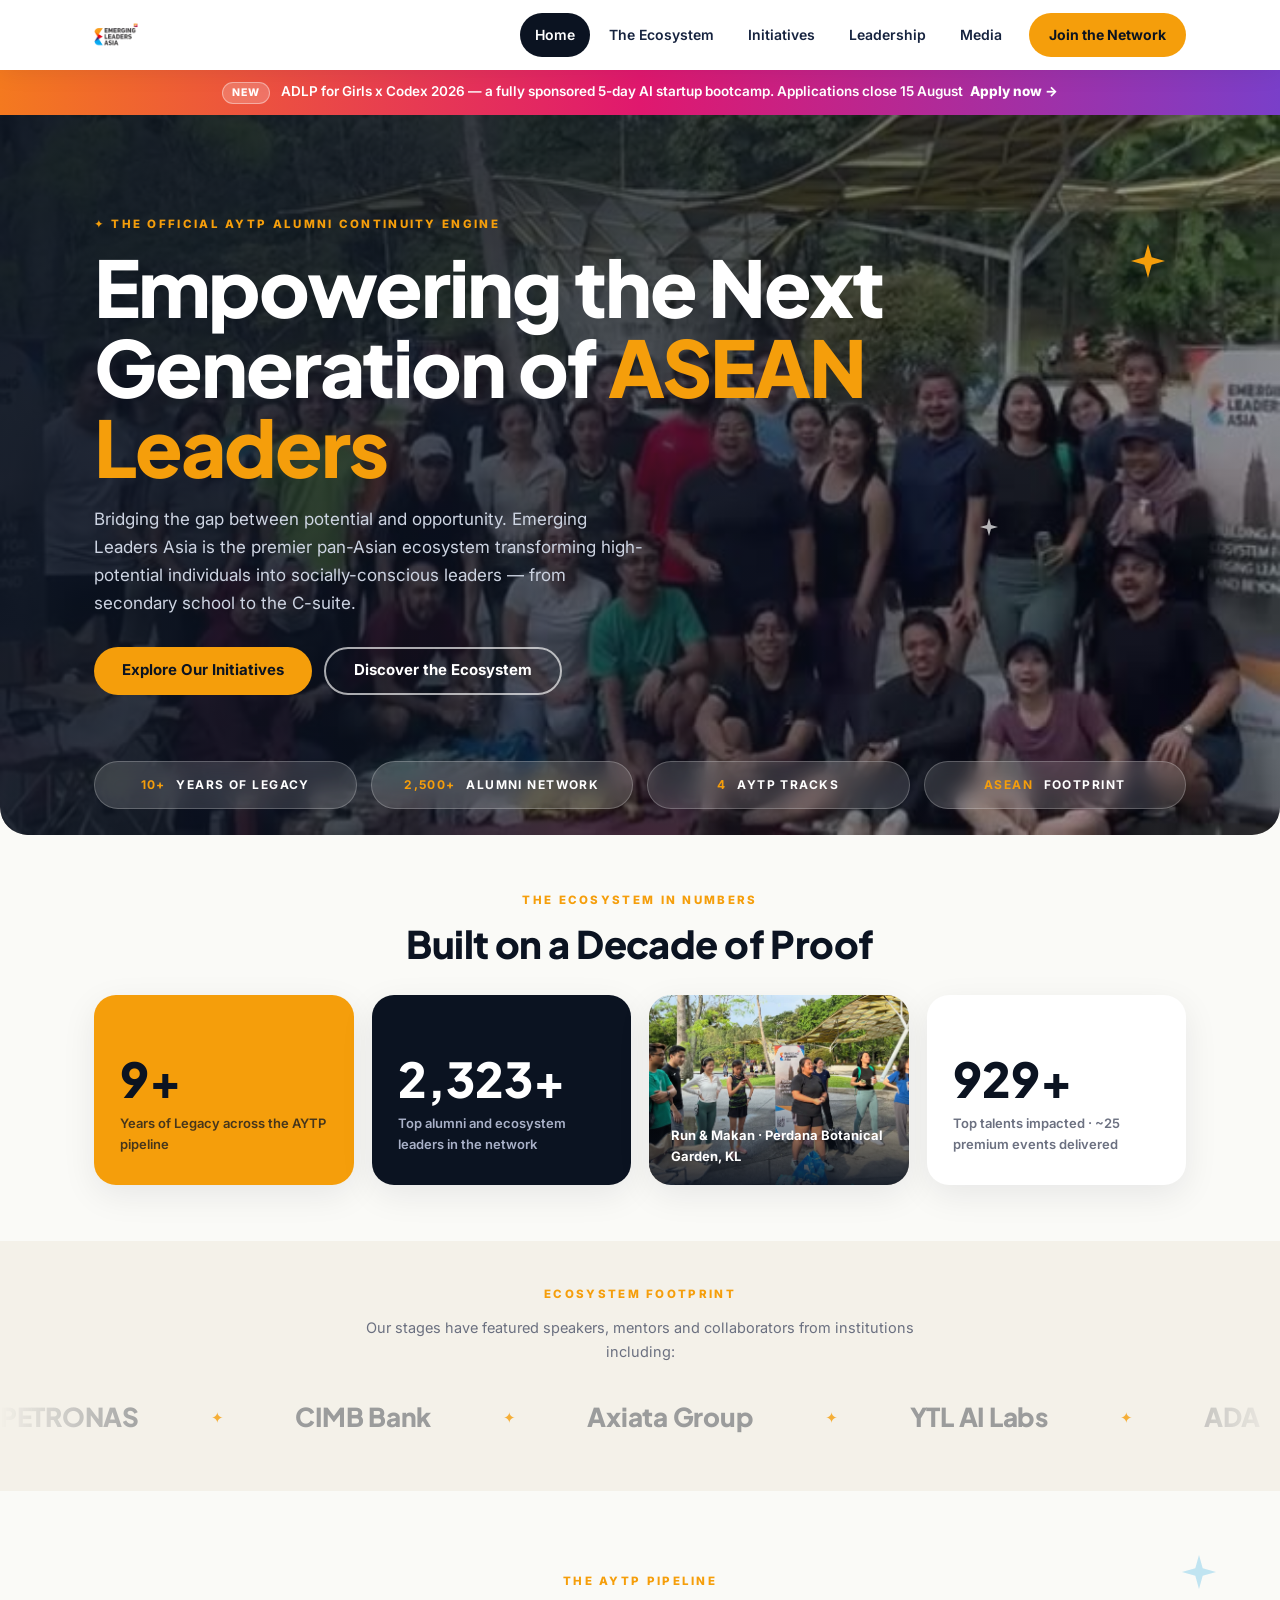
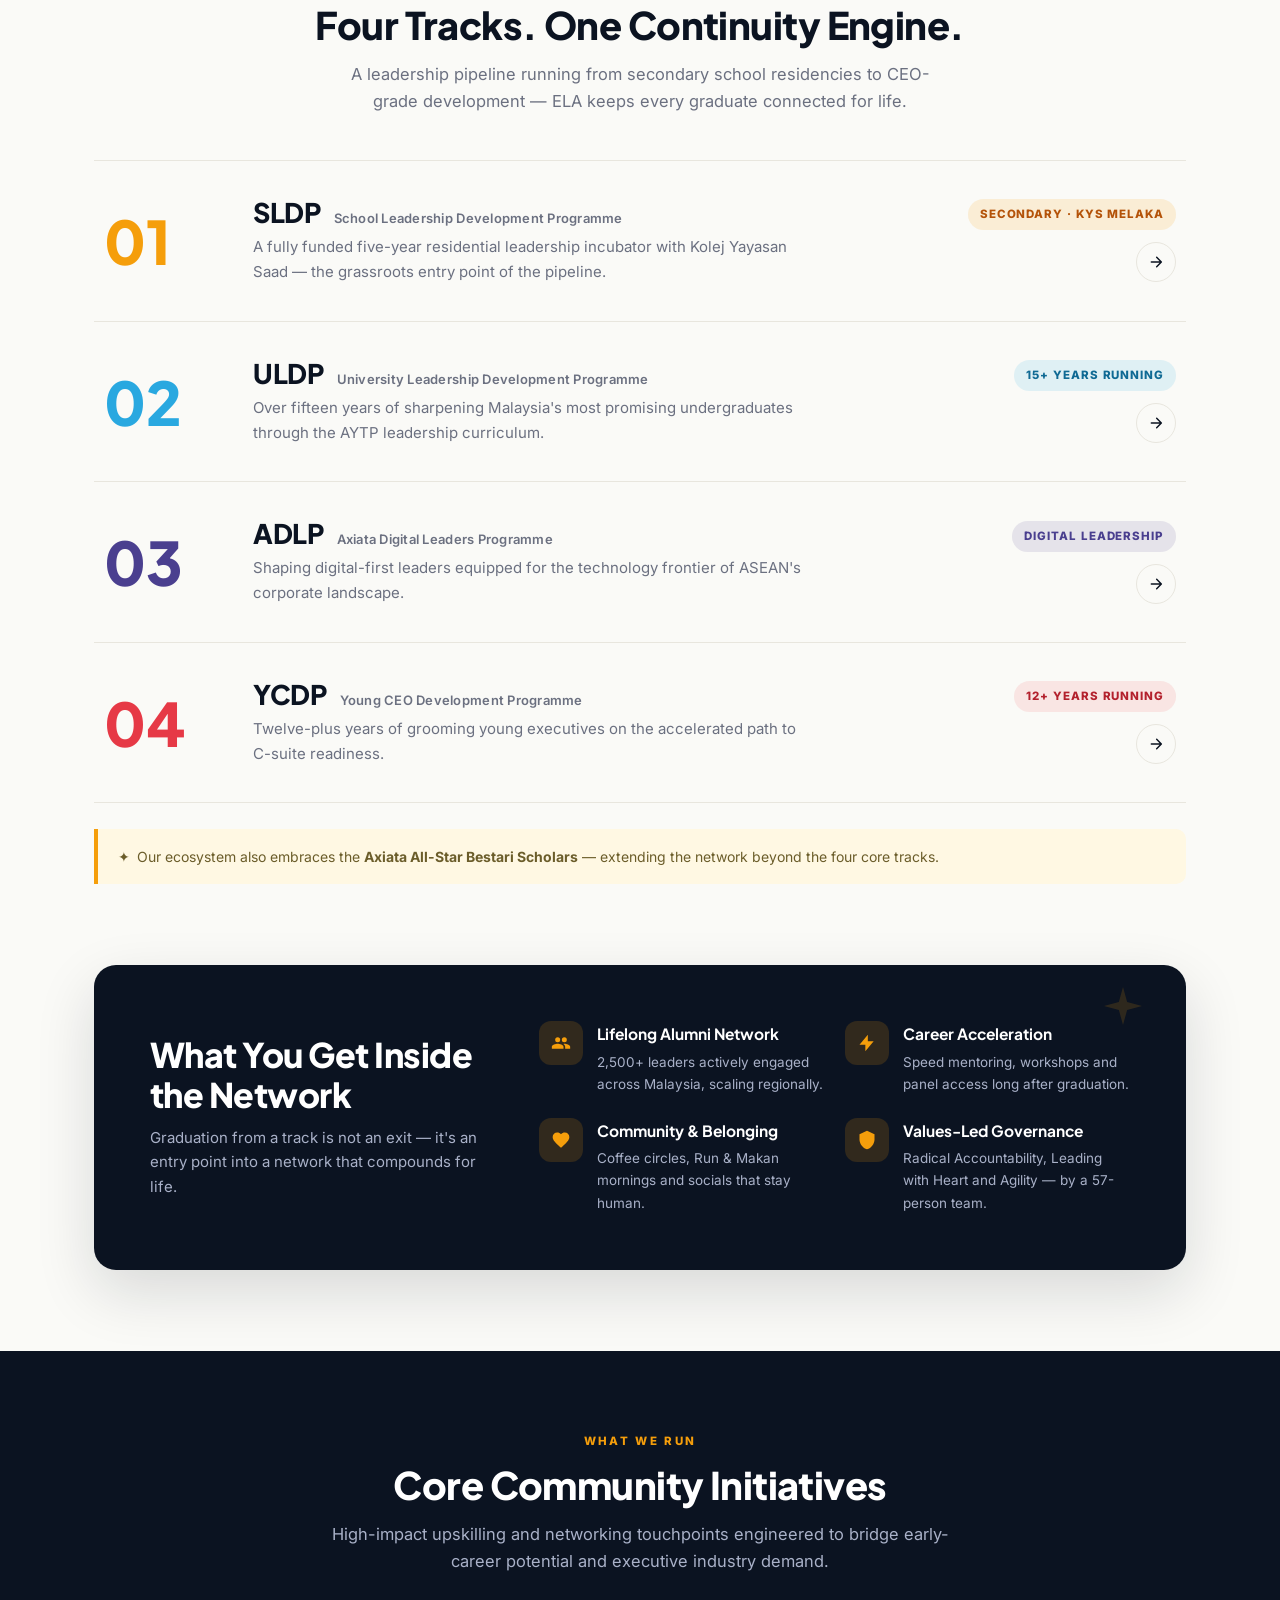
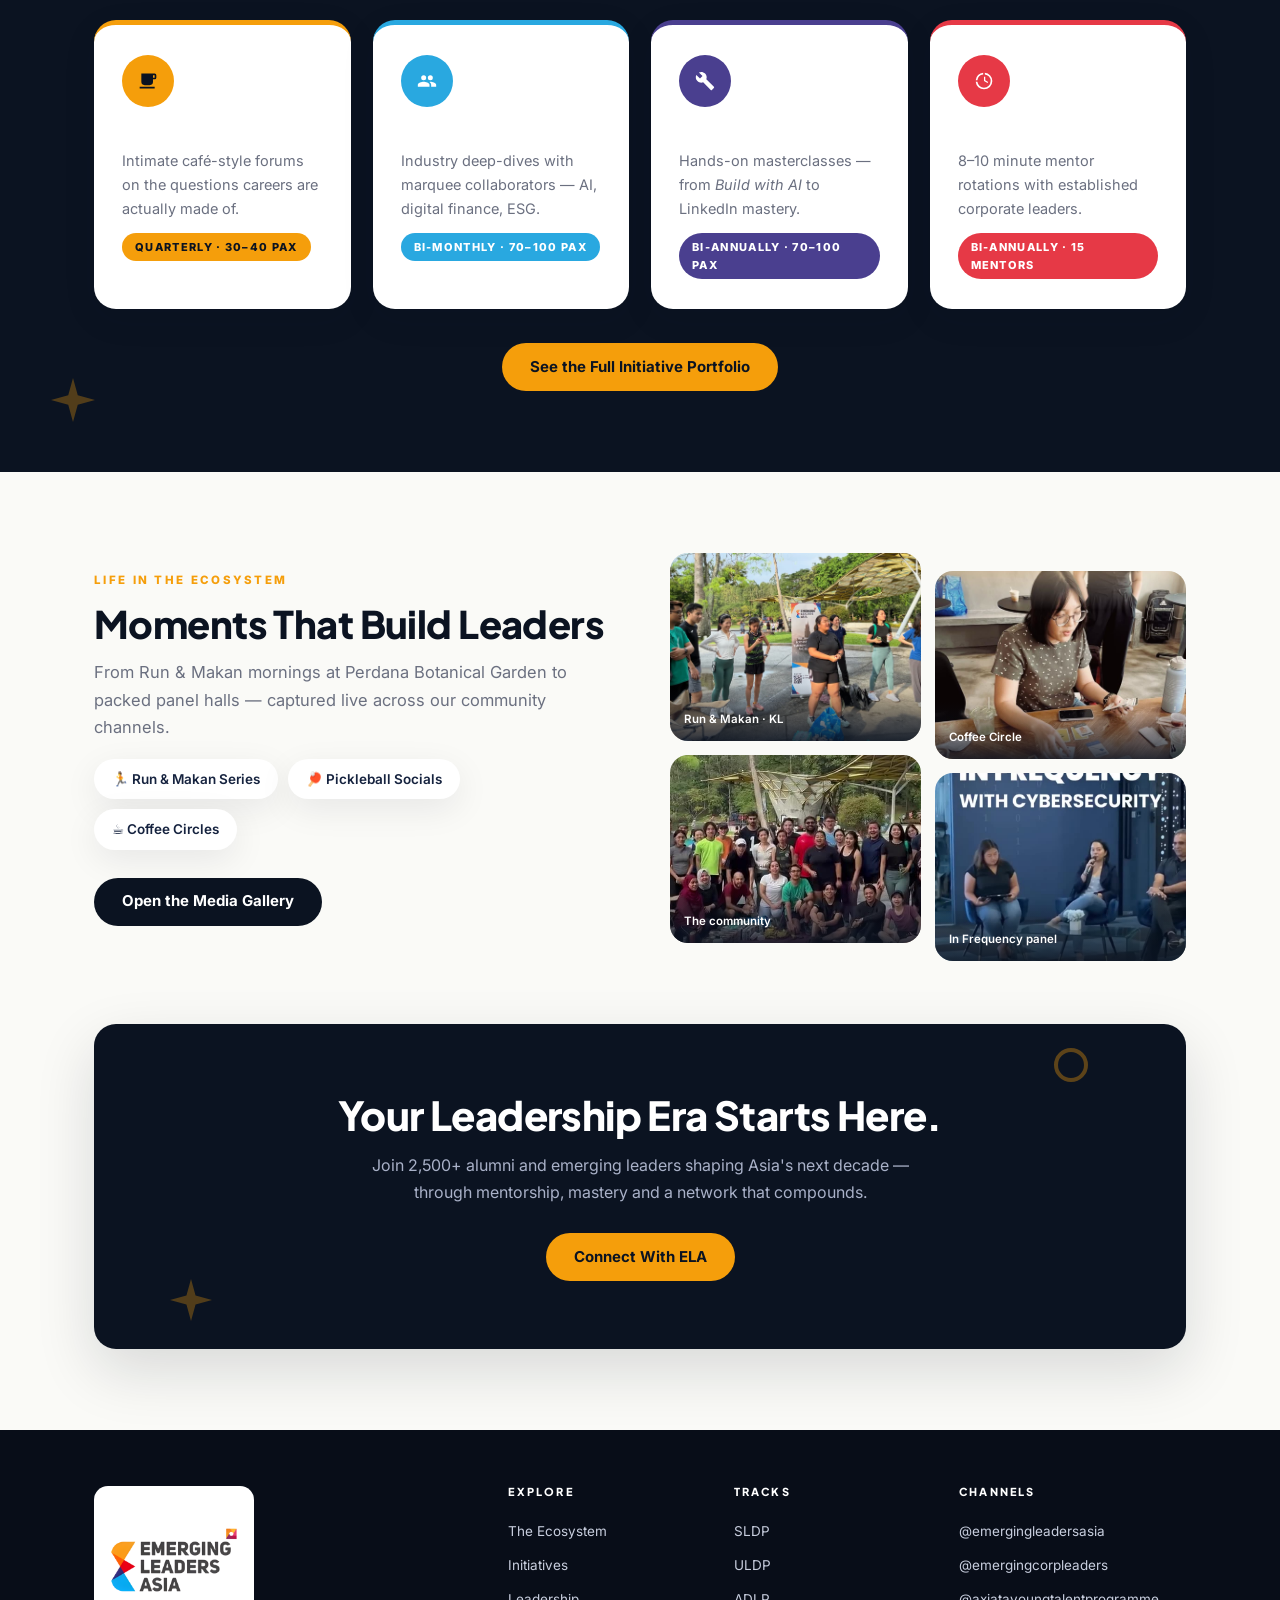
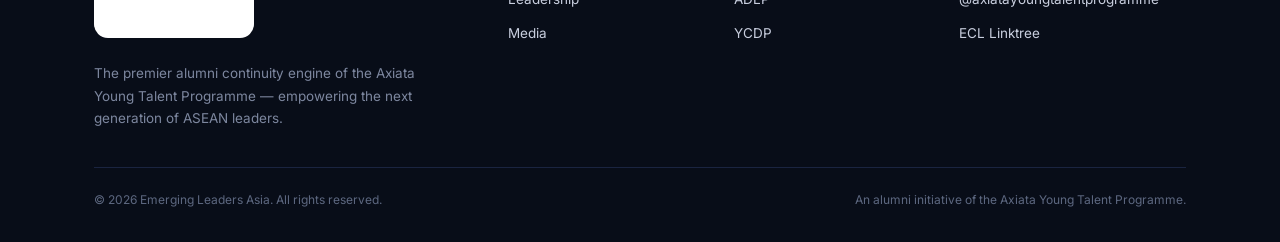
<file: index.html>
<!DOCTYPE html>
<html lang="en">
<head>
  <meta charset="UTF-8">
  <meta name="viewport" content="width=device-width, initial-scale=1.0">
  <title>Emerging Leaders Asia — Asia's Ecosystem for Emerging Leaders</title>
  <meta name="description" content="Emerging Leaders Asia (ELA) is the premier alumni continuity engine for the Axiata Young Talent Programme — empowering the next generation of ASEAN leaders.">
  <meta property="og:title" content="Emerging Leaders Asia — Asia's Ecosystem for Emerging Leaders">
  <meta property="og:description" content="10+ years of legacy. 2,500+ alumni. The official AYTP alumni continuity engine.">
  <meta property="og:image" content="https://emergingleadersasia.com/assets/img/og-cover.jpg">
  <meta property="og:type" content="website">
  <link rel="icon" href="data:image/svg+xml,%3Csvg xmlns='http://www.w3.org/2000/svg' viewBox='0 0 100 100'%3E%3Crect width='100' height='100' rx='20' fill='%230b1321'/%3E%3Cpath d='M50 14l9 27 27 9-27 9-9 27-9-27-27-9 27-9z' fill='%23f59e0b'/%3E%3C/svg%3E">
  <link rel="preconnect" href="https://fonts.googleapis.com">
  <link rel="preconnect" href="https://fonts.gstatic.com" crossorigin>
  <link href="https://fonts.googleapis.com/css2?family=Plus+Jakarta+Sans:wght@600;700;800&family=Inter:wght@400;500;600;700&display=swap" rel="stylesheet">
  <link rel="stylesheet" href="assets/css/main.css?v=5">
</head>
<body>

  <!-- ================= NAV ================= -->
  <header class="nav">
    <div class="shell nav-inner">
      <a class="brand" href="index.html">
        <img src="assets/img/ELA-Logo.png" alt="Emerging Leaders Asia — official logo">
      </a>
      <button class="nav-burger" aria-label="Toggle menu" aria-expanded="false"><span></span><span></span><span></span></button>
      <nav class="nav-links" aria-label="Primary">
        <a href="index.html" class="active" aria-current="page">Home</a>
        <a href="ecosystem.html">The Ecosystem</a>
        <a href="initiatives.html">Initiatives</a>
        <a href="leadership.html">Leadership</a>
        <a href="media.html">Media</a>
        <a class="nav-cta" href="https://www.instagram.com/emergingleadersasia/" target="_blank" rel="noopener">Join the Network</a>
      </nav>
    </div>
  </header>

  <!-- ================= ANNOUNCEMENT ================= -->
  <a class="announce" href="adlp-for-girls.html">
    <span class="a-badge">NEW</span>
    ADLP for Girls x Codex 2026 — a fully sponsored 5-day AI startup bootcamp. Applications close 15 August&ensp;<b>Apply now →</b>
  </a>

  <!-- ================= HERO (full-bleed photo) ================= -->
  <div class="hero-full">
    <div class="bg"><img src="assets/video/v00_ela.jpg" alt="The ELA community at the Run & Makan session, Perdana Botanical Garden KL" fetchpriority="high"></div>
    <svg class="geo float" style="position:absolute;top:18%;right:9%;color:var(--amber);z-index:2;" width="34" height="34" viewBox="0 0 24 24" fill="currentColor" aria-hidden="true"><path d="M12 0l2.6 9.4L24 12l-9.4 2.6L12 24l-2.6-9.4L0 12l9.4-2.6z"/></svg>
    <svg class="geo float" style="position:absolute;top:56%;right:22%;color:rgba(255,255,255,.7);animation-delay:1.8s;z-index:2;" width="18" height="18" viewBox="0 0 24 24" fill="currentColor" aria-hidden="true"><path d="M12 0l2.6 9.4L24 12l-9.4 2.6L12 24l-2.6-9.4L0 12l9.4-2.6z"/></svg>
    <div class="shell">
      <p class="kicker">✦ The Official AYTP Alumni Continuity Engine</p>
      <h1>Empowering the Next Generation of <em>ASEAN Leaders</em></h1>
      <p class="sub">Bridging the gap between potential and opportunity. Emerging Leaders Asia is the premier pan-Asian ecosystem transforming high-potential individuals into socially-conscious leaders — from secondary school to the C-suite.</p>
      <div class="cta">
        <a class="btn btn-amber" href="initiatives.html">Explore Our Initiatives</a>
        <a class="btn btn-ghost" style="color:#fff;border-color:rgba(255,255,255,.65);" href="ecosystem.html">Discover the Ecosystem</a>
      </div>
    </div>
    <div class="hero-chips" aria-hidden="true">
      <div class="shell">
        <span><b>10+</b> Years of Legacy</span>
        <span><b>2,500+</b> Alumni Network</span>
        <span><b>4</b> AYTP Tracks</span>
        <span><b>ASEAN</b> Footprint</span>
      </div>
    </div>
  </div>

  <!-- ================= BENTO METRICS ================= -->
  <section class="section" style="padding-top:56px;padding-bottom:56px;">
    <div class="shell">
      <div class="section-head center reveal" style="margin-bottom:30px;">
        <p class="kicker">The Ecosystem in Numbers</p>
        <h2 class="h-section">Built on a Decade of Proof</h2>
      </div>
      <div class="bento reveal">
        <div class="cell amber">
          <div class="num"><span data-count="10" data-suffix="+">0</span></div>
          <div class="lbl">Years of Legacy across the AYTP pipeline</div>
        </div>
        <div class="cell navy">
          <div class="num"><span data-count="2500" data-suffix="+">0</span></div>
          <div class="lbl">Top alumni and ecosystem leaders in the network</div>
        </div>
        <div class="cell photo">
          <img loading="lazy" src="assets/img/gallery/p02_ela.jpg" alt="ELA community event at Perdana Botanical Garden">
          <div class="cap">Run &amp; Makan · Perdana Botanical Garden, KL</div>
        </div>
        <div class="cell plain">
          <div class="num"><span data-count="1000" data-suffix="+">0</span></div>
          <div class="lbl">Top talents impacted · ~25 premium events delivered</div>
        </div>
      </div>
    </div>
  </section>

  <!-- ================= PARTNERS (v3 ticker) ================= -->
  <section class="band" style="padding:44px 0;">
    <div class="shell center reveal" style="margin-bottom:24px;">
      <p class="kicker">Ecosystem Footprint</p>
      <p class="lede" style="font-size:14.5px;">Our stages have featured speakers, mentors and collaborators from institutions including:</p>
    </div>
    <div class="ticker reveal" aria-label="Partner institutions">
      <div class="rail">
        <span>PETRONAS</span><span class="sep">✦</span>
        <span>CIMB Bank</span><span class="sep">✦</span>
        <span>Axiata Group</span><span class="sep">✦</span>
        <span>YTL AI Labs</span><span class="sep">✦</span>
        <span>ADA</span><span class="sep">✦</span>
        <span>Kolej Yayasan Saad</span><span class="sep">✦</span>
        <span>Intel</span><span class="sep">✦</span>
        <span aria-hidden="true">PETRONAS</span><span class="sep" aria-hidden="true">✦</span>
        <span aria-hidden="true">CIMB Bank</span><span class="sep" aria-hidden="true">✦</span>
        <span aria-hidden="true">Axiata Group</span><span class="sep" aria-hidden="true">✦</span>
        <span aria-hidden="true">YTL AI Labs</span><span class="sep" aria-hidden="true">✦</span>
        <span aria-hidden="true">ADA</span><span class="sep" aria-hidden="true">✦</span>
        <span aria-hidden="true">Kolej Yayasan Saad</span><span class="sep" aria-hidden="true">✦</span>
        <span aria-hidden="true">Intel</span><span class="sep" aria-hidden="true">✦</span>
      </div>
    </div>
  </section>

  <!-- ================= TRACKS ================= -->
  <section class="section" id="tracks">
    <svg class="geo star-blue" style="top:64px;right:5%;" width="34" height="34" viewBox="0 0 24 24" fill="currentColor" aria-hidden="true"><path d="M12 0l2.6 9.4L24 12l-9.4 2.6L12 24l-2.6-9.4L0 12l9.4-2.6z"/></svg>
    <div class="shell">
      <div class="section-head center reveal">
        <p class="kicker">The AYTP Pipeline</p>
        <h2 class="h-section">Four Tracks. One Continuity Engine.</h2>
        <p class="lede">A leadership pipeline running from secondary school residencies to CEO-grade development — ELA keeps every graduate connected for life.</p>
      </div>

      <div class="track-rows">
        <a class="track-row t-amber reveal" href="ecosystem.html#sldp">
          <span class="tn" aria-hidden="true">01</span>
          <div>
            <h3>SLDP <span class="fn">School Leadership Development Programme</span></h3>
            <p class="desc">A fully funded five-year residential leadership incubator with Kolej Yayasan Saad — the grassroots entry point of the pipeline.</p>
          </div>
          <div class="side">
            <span class="tag2">Secondary · KYS Melaka</span>
            <span class="arrow"><svg width="16" height="16" viewBox="0 0 24 24" fill="none" stroke="currentColor" stroke-width="2.2" stroke-linecap="round" stroke-linejoin="round"><path d="M5 12h14M13 5l7 7-7 7"/></svg></span>
          </div>
        </a>
        <a class="track-row t-blue reveal" href="ecosystem.html#uldp">
          <span class="tn" aria-hidden="true">02</span>
          <div>
            <h3>ULDP <span class="fn">University Leadership Development Programme</span></h3>
            <p class="desc">Over fifteen years of sharpening Malaysia's most promising undergraduates through the AYTP leadership curriculum.</p>
          </div>
          <div class="side">
            <span class="tag2">15+ Years Running</span>
            <span class="arrow"><svg width="16" height="16" viewBox="0 0 24 24" fill="none" stroke="currentColor" stroke-width="2.2" stroke-linecap="round" stroke-linejoin="round"><path d="M5 12h14M13 5l7 7-7 7"/></svg></span>
          </div>
        </a>
        <a class="track-row t-purple reveal" href="ecosystem.html#adlp">
          <span class="tn" aria-hidden="true">03</span>
          <div>
            <h3>ADLP <span class="fn">Axiata Digital Leaders Programme</span></h3>
            <p class="desc">Shaping digital-first leaders equipped for the technology frontier of ASEAN's corporate landscape.</p>
          </div>
          <div class="side">
            <span class="tag2">Digital Leadership</span>
            <span class="arrow"><svg width="16" height="16" viewBox="0 0 24 24" fill="none" stroke="currentColor" stroke-width="2.2" stroke-linecap="round" stroke-linejoin="round"><path d="M5 12h14M13 5l7 7-7 7"/></svg></span>
          </div>
        </a>
        <a class="track-row t-red reveal" href="ecosystem.html#ycdp">
          <span class="tn" aria-hidden="true">04</span>
          <div>
            <h3>YCDP <span class="fn">Young CEO Development Programme</span></h3>
            <p class="desc">Twelve-plus years of grooming young executives on the accelerated path to C-suite readiness.</p>
          </div>
          <div class="side">
            <span class="tag2">12+ Years Running</span>
            <span class="arrow"><svg width="16" height="16" viewBox="0 0 24 24" fill="none" stroke="currentColor" stroke-width="2.2" stroke-linecap="round" stroke-linejoin="round"><path d="M5 12h14M13 5l7 7-7 7"/></svg></span>
          </div>
        </a>
      </div>

      <div class="note reveal">
        ✦&ensp;Our ecosystem also embraces the <strong>Axiata All-Star Bestari Scholars</strong> — extending the network beyond the four core tracks.
      </div>
    </div>
  </section>

  <!-- ================= WHY ELA (feature band) ================= -->
  <section class="section" style="padding-top:0;">
    <div class="shell">
      <div class="features-band reveal">
        <svg class="geo star" style="top:22px;right:4%;opacity:.5;" width="38" height="38" viewBox="0 0 24 24" fill="currentColor" aria-hidden="true"><path d="M12 0l2.6 9.4L24 12l-9.4 2.6L12 24l-2.6-9.4L0 12l9.4-2.6z"/></svg>
        <div>
          <h2>What You Get Inside the Network</h2>
          <p>Graduation from a track is not an exit — it's an entry point into a network that compounds for life.</p>
        </div>
        <div class="items">
          <div class="item">
            <span class="ic"><svg width="20" height="20" viewBox="0 0 24 24" fill="currentColor"><path d="M16 11a3 3 0 100-6 3 3 0 000 6zm-8 0a3 3 0 100-6 3 3 0 000 6zm0 2c-2.33 0-7 1.17-7 3.5V19h14v-2.5c0-2.33-4.67-3.5-7-3.5zm8 0c-.29 0-.62.02-.97.05A4.22 4.22 0 0117 16.5V19h6v-2.5c0-2.33-4.67-3.5-7-3.5z"/></svg></span>
            <div><b>Lifelong Alumni Network</b><p>2,500+ leaders actively engaged across Malaysia, scaling regionally.</p></div>
          </div>
          <div class="item">
            <span class="ic"><svg width="20" height="20" viewBox="0 0 24 24" fill="currentColor"><path d="M13 2L3 14h7v8l10-12h-7l0-8z"/></svg></span>
            <div><b>Career Acceleration</b><p>Speed mentoring, workshops and panel access long after graduation.</p></div>
          </div>
          <div class="item">
            <span class="ic"><svg width="20" height="20" viewBox="0 0 24 24" fill="currentColor"><path d="M12 21.35l-1.45-1.32C5.4 15.36 2 12.28 2 8.5 2 5.42 4.42 3 7.5 3c1.74 0 3.41.81 4.5 2.09C13.09 3.81 14.76 3 16.5 3 19.58 3 22 5.42 22 8.5c0 3.78-3.4 6.86-8.55 11.54L12 21.35z"/></svg></span>
            <div><b>Community &amp; Belonging</b><p>Coffee circles, Run &amp; Makan mornings and socials that stay human.</p></div>
          </div>
          <div class="item">
            <span class="ic"><svg width="20" height="20" viewBox="0 0 24 24" fill="currentColor"><path d="M12 1L3 5v6c0 5.55 3.84 10.74 9 12 5.16-1.26 9-6.45 9-12V5l-9-4z"/></svg></span>
            <div><b>Values-Led Governance</b><p>Radical Accountability, Leading with Heart and Agility — by a 57-person team.</p></div>
          </div>
        </div>
      </div>
    </div>
  </section>

  <!-- ================= INITIATIVES PREVIEW (deep band) ================= -->
  <section class="section band-deep">
    <svg class="geo star" style="bottom:50px;left:4%;" width="44" height="44" viewBox="0 0 24 24" fill="currentColor" aria-hidden="true"><path d="M12 0l2.6 9.4L24 12l-9.4 2.6L12 24l-2.6-9.4L0 12l9.4-2.6z"/></svg>
    <div class="shell">
      <div class="section-head center reveal">
        <p class="kicker">What We Run</p>
        <h2 class="h-section">Core Community Initiatives</h2>
        <p class="lede">High-impact upskilling and networking touchpoints engineered to bridge early-career potential and executive industry demand.</p>
      </div>

      <div class="grid c4">
        <div class="card t-amber reveal">
          <div class="icon"><svg width="20" height="20" viewBox="0 0 24 24" fill="currentColor"><path d="M2 21h18v-2H2v2zM20 8h-2V5h2v3zm0-5H4v10a4 4 0 004 4h6a4 4 0 004-4v-3h2a2 2 0 002-2V5a2 2 0 00-2-2z"/></svg></div>
          <h3>Brewed Insights</h3>
          <p>Intimate café-style forums on the questions careers are actually made of.</p>
          <span class="tag">Quarterly · 30–40 Pax</span>
        </div>
        <div class="card t-blue reveal">
          <div class="icon"><svg width="20" height="20" viewBox="0 0 24 24" fill="currentColor"><path d="M16 11a3 3 0 100-6 3 3 0 000 6zm-8 0a3 3 0 100-6 3 3 0 000 6zm0 2c-2.33 0-7 1.17-7 3.5V19h14v-2.5c0-2.33-4.67-3.5-7-3.5zm8 0c-.29 0-.62.02-.97.05A4.22 4.22 0 0117 16.5V19h6v-2.5c0-2.33-4.67-3.5-7-3.5z"/></svg></div>
          <h3>Panel Discussions</h3>
          <p>Industry deep-dives with marquee collaborators — AI, digital finance, ESG.</p>
          <span class="tag">Bi-Monthly · 70–100 Pax</span>
        </div>
        <div class="card t-purple reveal">
          <div class="icon"><svg width="20" height="20" viewBox="0 0 24 24" fill="currentColor"><path d="M22.7 19l-9.1-9.1c.9-2.3.4-5-1.5-6.9-2-2-5-2.4-7.4-1.3L9 6 6 9 1.6 4.7C.4 7.1.9 10.1 2.9 12.1c1.9 1.9 4.6 2.4 6.9 1.5l9.1 9.1c.4.4 1 .4 1.4 0l2.3-2.3c.5-.4.5-1.1.1-1.4z"/></svg></div>
          <h3>Upskilling Workshops</h3>
          <p>Hands-on masterclasses — from <em>Build with AI</em> to LinkedIn mastery.</p>
          <span class="tag">Bi-Annually · 70–100 Pax</span>
        </div>
        <div class="card t-red reveal">
          <div class="icon"><svg width="20" height="20" viewBox="0 0 24 24" fill="currentColor"><path d="M13 2.05v2.02A8 8 0 0120 12a8 8 0 01-8 8 8 8 0 01-7.95-7H2.03A10 10 0 0012 22a10 10 0 0010-10 10 10 0 00-9-9.95zM11 2.05A10 10 0 002.05 11H4.07A8 8 0 0111 4.07V2.05zM12 7v5l4.25 2.52.77-1.28-3.52-2.09V7H12z"/></svg></div>
          <h3>Speed Mentoring</h3>
          <p>8–10 minute mentor rotations with established corporate leaders.</p>
          <span class="tag">Bi-Annually · 15 Mentors</span>
        </div>
      </div>

      <p class="center reveal" style="margin-top:34px;">
        <a class="btn btn-amber" href="initiatives.html">See the Full Initiative Portfolio</a>
      </p>
    </div>
  </section>

  <!-- ================= LIFE AT ELA ================= -->
  <section class="section">
    <div class="shell feature-split even">
      <div class="reveal">
        <p class="kicker">Life in the Ecosystem</p>
        <h2 class="h-section">Moments That Build Leaders</h2>
        <p class="lede">From Run &amp; Makan mornings at Perdana Botanical Garden to packed panel halls — captured live across our community channels.</p>
        <div class="pill-row">
          <span>🏃 Run &amp; Makan Series</span>
          <span>🏓 Pickleball Socials</span>
          <span>☕ Coffee Circles</span>
        </div>
        <p style="margin-top:28px;"><a class="btn btn-navy" href="media.html">Open the Media Gallery</a></p>
      </div>
      <div class="photo-stagger reveal" style="grid-template-columns:repeat(2,1fr);">
        <button onclick="ELA.openPhoto('assets/img/gallery/p02_ela.jpg','ELA Run & Makan at Perdana Botanical Garden, KL')"><img loading="lazy" src="assets/img/gallery/p02_ela.jpg" alt="ELA Run and Makan community event"><span class="cap">Run &amp; Makan · KL</span></button>
        <button onclick="ELA.openPhoto('assets/img/gallery/p00_ela.jpg','Coffee Circle — café-style community forum')"><img loading="lazy" src="assets/img/gallery/p00_ela.jpg" alt="ELA Coffee Circle forum"><span class="cap">Coffee Circle</span></button>
        <button onclick="ELA.openPhoto('assets/video/v00_ela.jpg','The ELA community at Run & Makan')"><img loading="lazy" src="assets/video/v00_ela.jpg" alt="ELA community group photo"><span class="cap">The community</span></button>
        <button onclick="ELA.openPhoto('assets/video/v06_ela.jpg','In Frequency — cybersecurity panel')"><img loading="lazy" src="assets/video/v06_ela.jpg" alt="ECL panel discussion"><span class="cap">In Frequency panel</span></button>
      </div>
    </div>
  </section>

  <!-- ================= CTA ================= -->
  <section class="section" style="padding-top:0;">
    <div class="shell">
      <div class="cta-band reveal">
        <svg class="geo star" style="bottom:28px;left:7%;" width="42" height="42" viewBox="0 0 24 24" fill="currentColor" aria-hidden="true"><path d="M12 0l2.6 9.4L24 12l-9.4 2.6L12 24l-2.6-9.4L0 12l9.4-2.6z"/></svg>
        <span class="geo ring" style="top:24px;right:9%;width:34px;height:34px;border-color:rgba(245,158,11,.35);" aria-hidden="true"></span>
        <h2>Your Leadership Era Starts Here.</h2>
        <p>Join 2,500+ alumni and emerging leaders shaping Asia's next decade — through mentorship, mastery and a network that compounds.</p>
        <a class="btn btn-amber" href="https://www.instagram.com/emergingleadersasia/" target="_blank" rel="noopener">Connect With ELA</a>
      </div>
    </div>
  </section>

  <!-- ================= FOOTER ================= -->
  <footer class="footer">
    <div class="shell">
      <div class="footer-grid">
        <div>
          <span class="logo-chip"><img src="assets/img/ELA-Logo.png" alt="Emerging Leaders Asia logo"></span>
          <p>The premier alumni continuity engine of the Axiata Young Talent Programme — empowering the next generation of ASEAN leaders.</p>
        </div>
        <div>
          <h4>Explore</h4>
          <ul>
            <li><a href="ecosystem.html">The Ecosystem</a></li>
            <li><a href="initiatives.html">Initiatives</a></li>
            <li><a href="leadership.html">Leadership</a></li>
            <li><a href="media.html">Media</a></li>
          </ul>
        </div>
        <div>
          <h4>Tracks</h4>
          <ul>
            <li><a href="ecosystem.html#sldp">SLDP</a></li>
            <li><a href="ecosystem.html#uldp">ULDP</a></li>
            <li><a href="ecosystem.html#adlp">ADLP</a></li>
            <li><a href="ecosystem.html#ycdp">YCDP</a></li>
          </ul>
        </div>
        <div>
          <h4>Channels</h4>
          <ul>
            <li><a href="https://www.instagram.com/emergingleadersasia/" target="_blank" rel="noopener">@emergingleadersasia</a></li>
            <li><a href="https://www.instagram.com/emergingcorpleaders/" target="_blank" rel="noopener">@emergingcorpleaders</a></li>
            <li><a href="https://www.instagram.com/axiatayoungtalentprogramme/" target="_blank" rel="noopener">@axiatayoungtalentprogramme</a></li>
            <li><a href="https://linktr.ee/emergingcorpleaders" target="_blank" rel="noopener">ECL Linktree</a></li>
          </ul>
        </div>
      </div>
      <div class="footer-bottom">
        <span>© 2026 Emerging Leaders Asia. All rights reserved.</span>
        <span>An alumni initiative of the Axiata Young Talent Programme.</span>
      </div>
    </div>
  </footer>

  <script src="assets/js/main.js"></script>
</body>
</html>
</file>
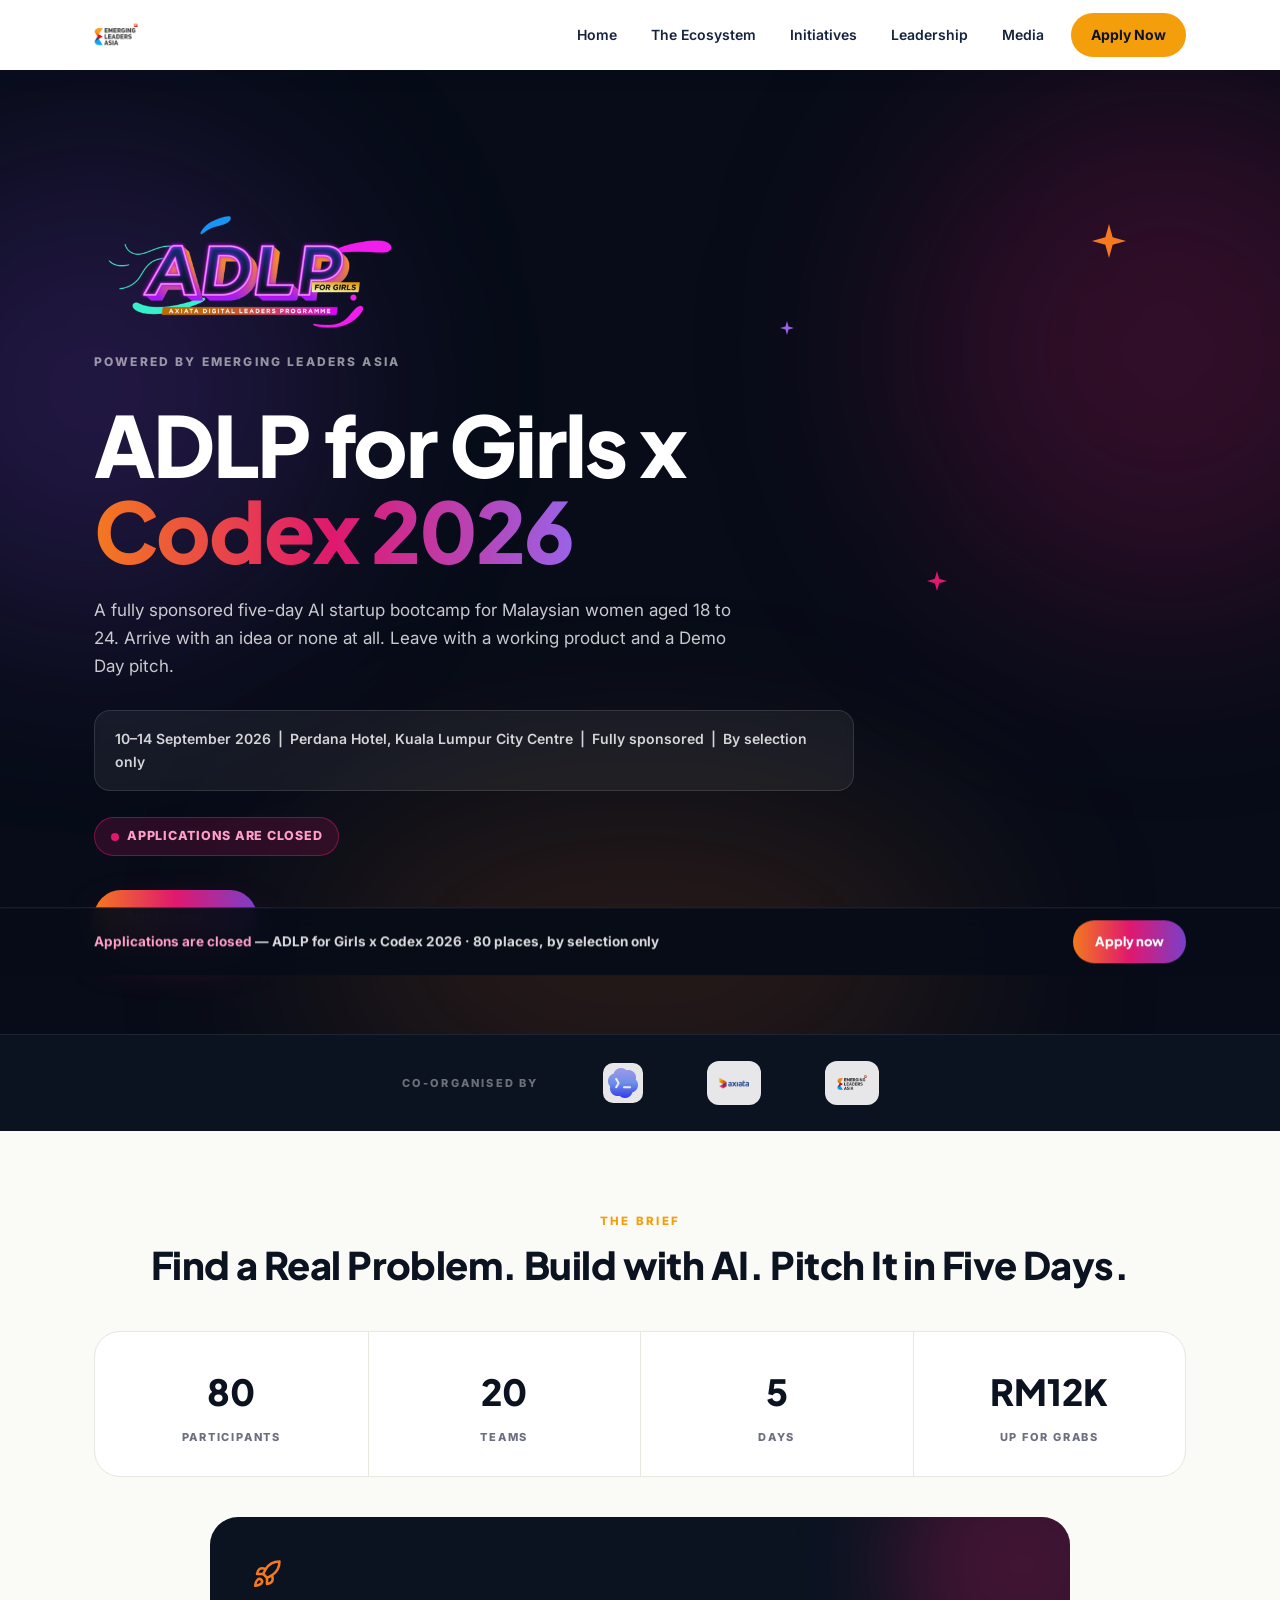
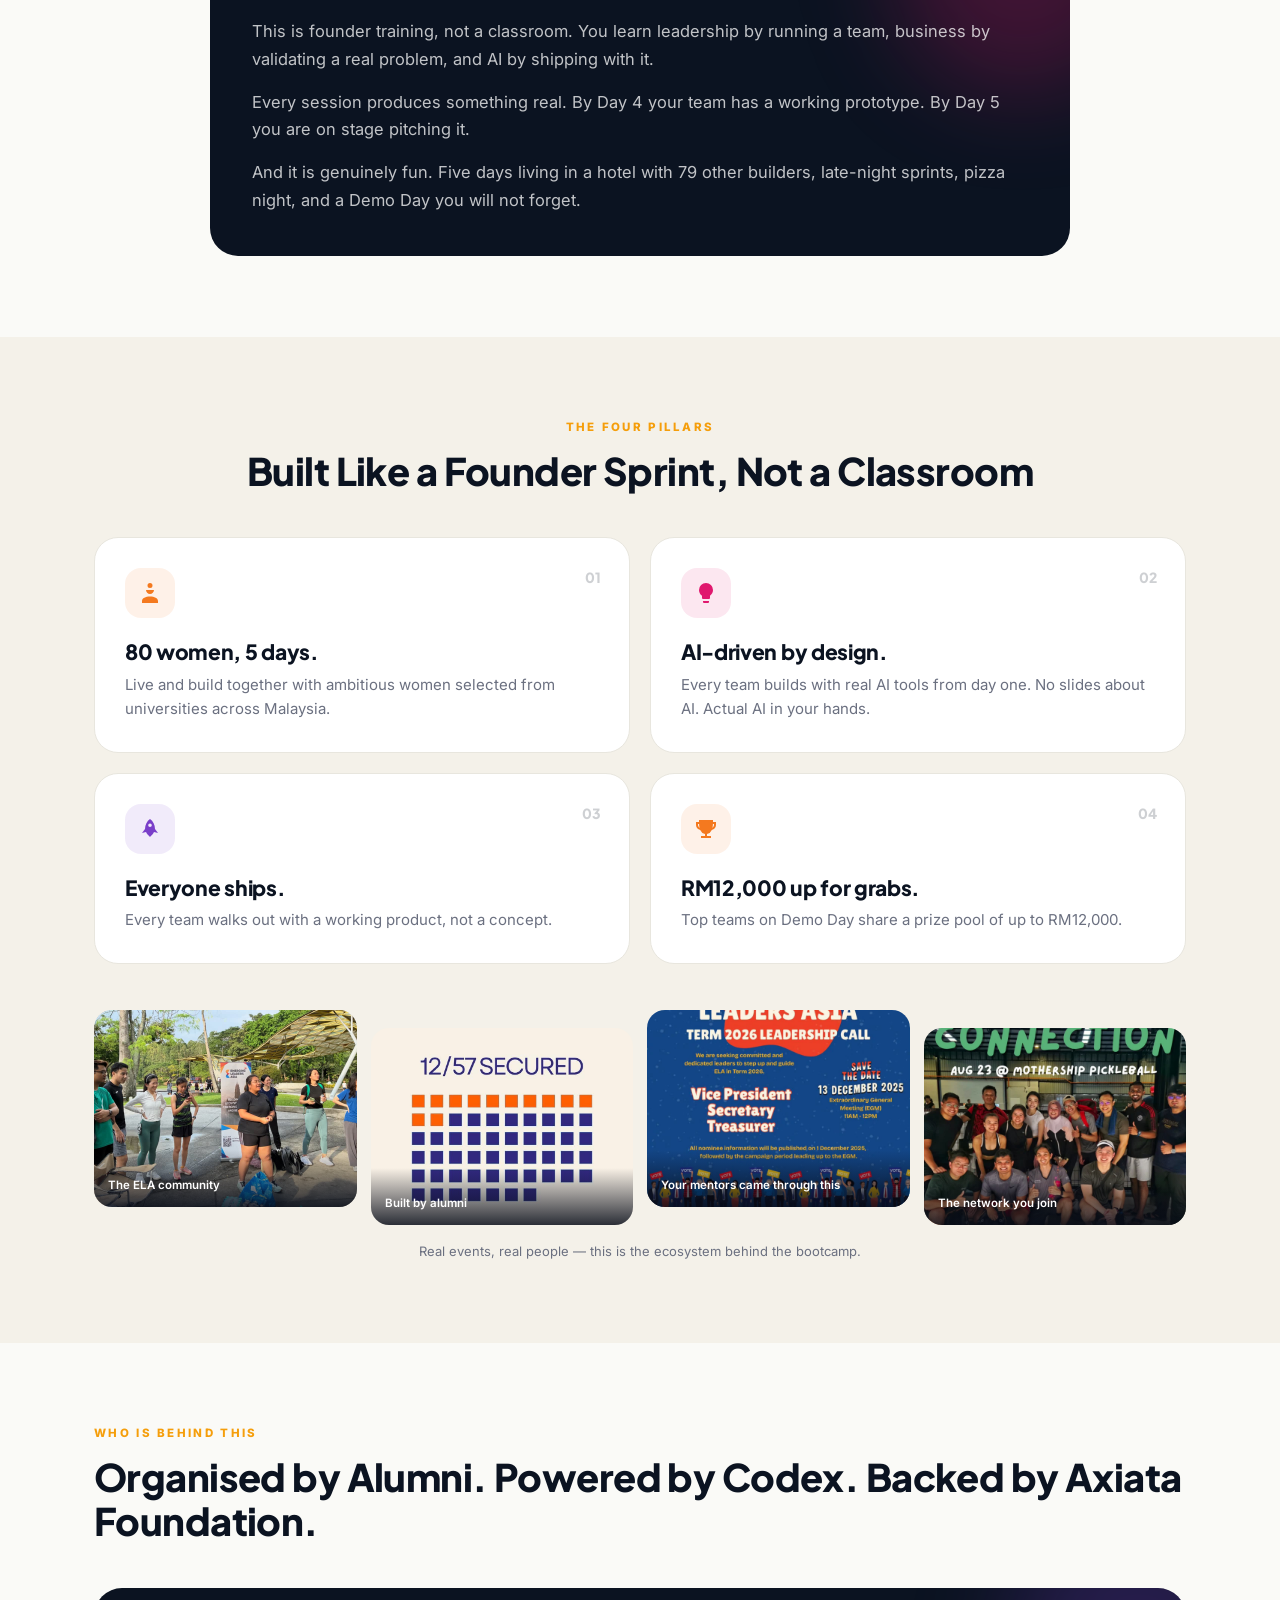
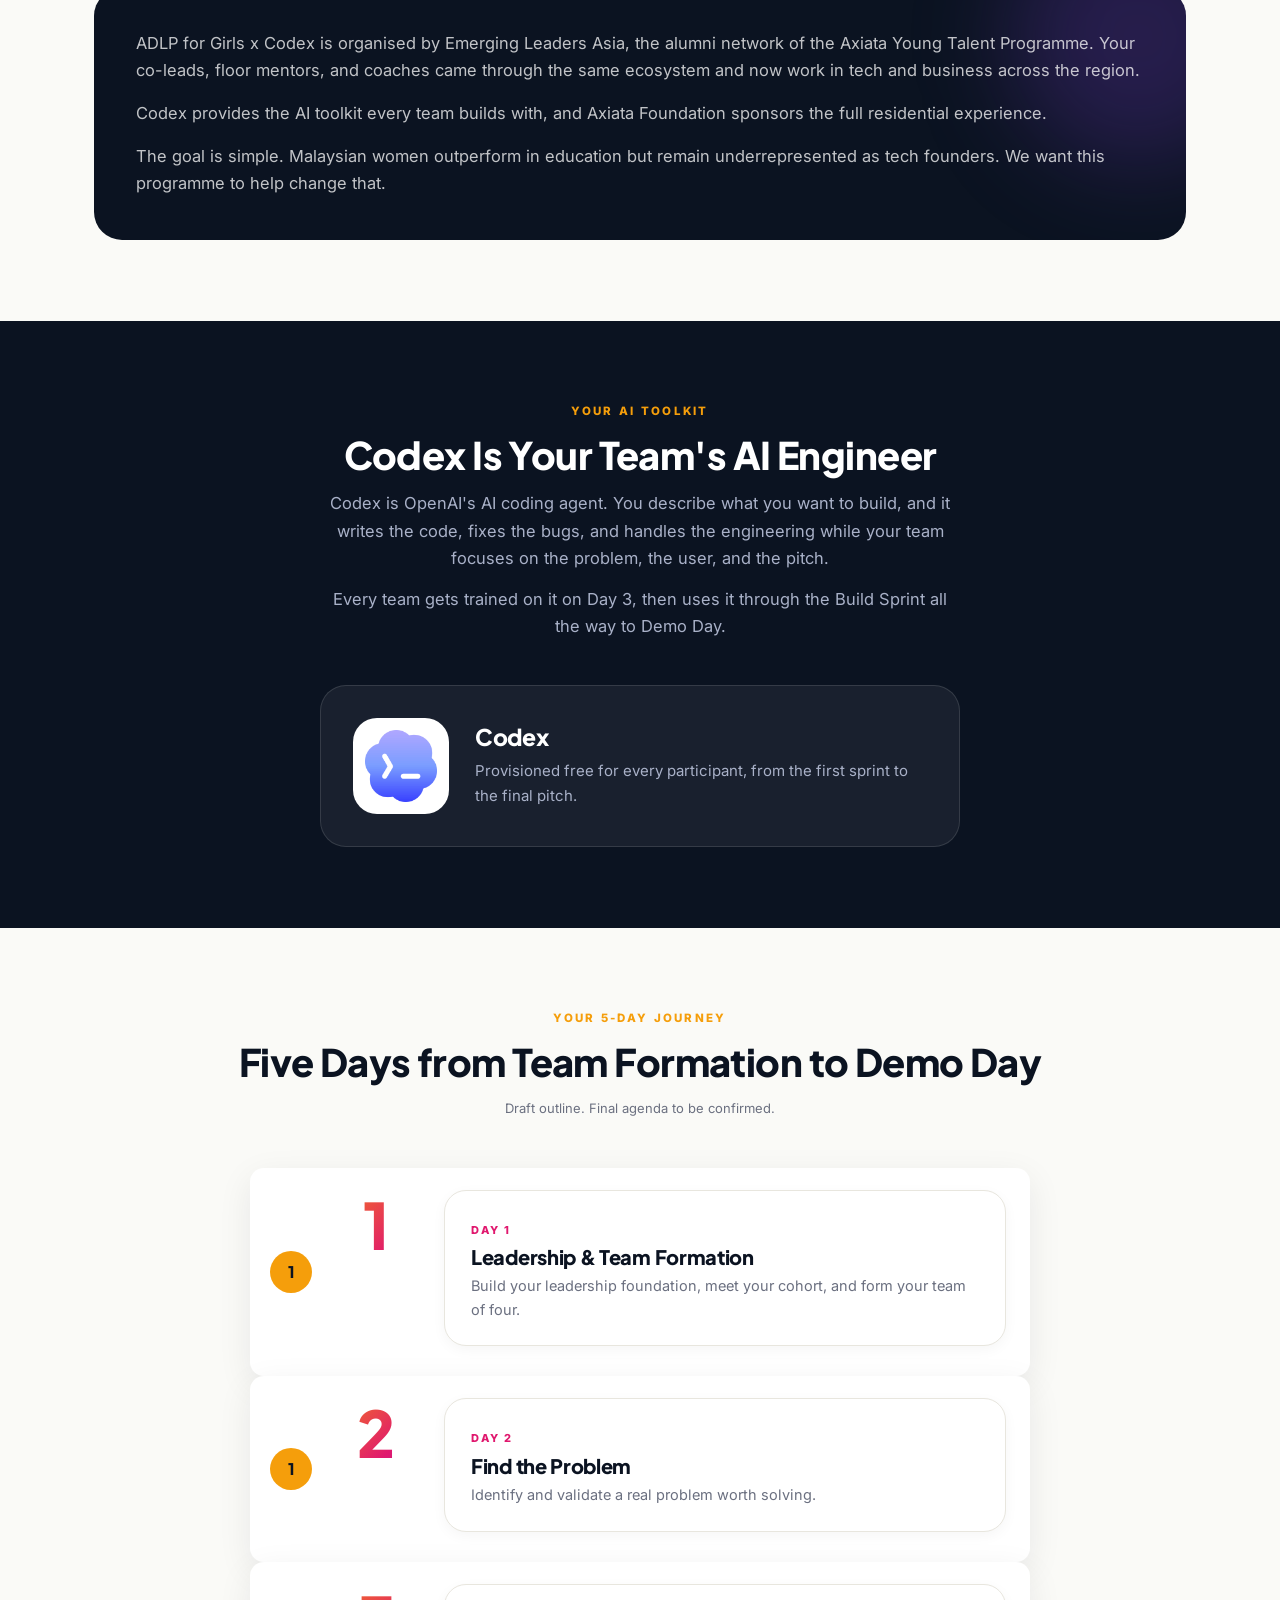
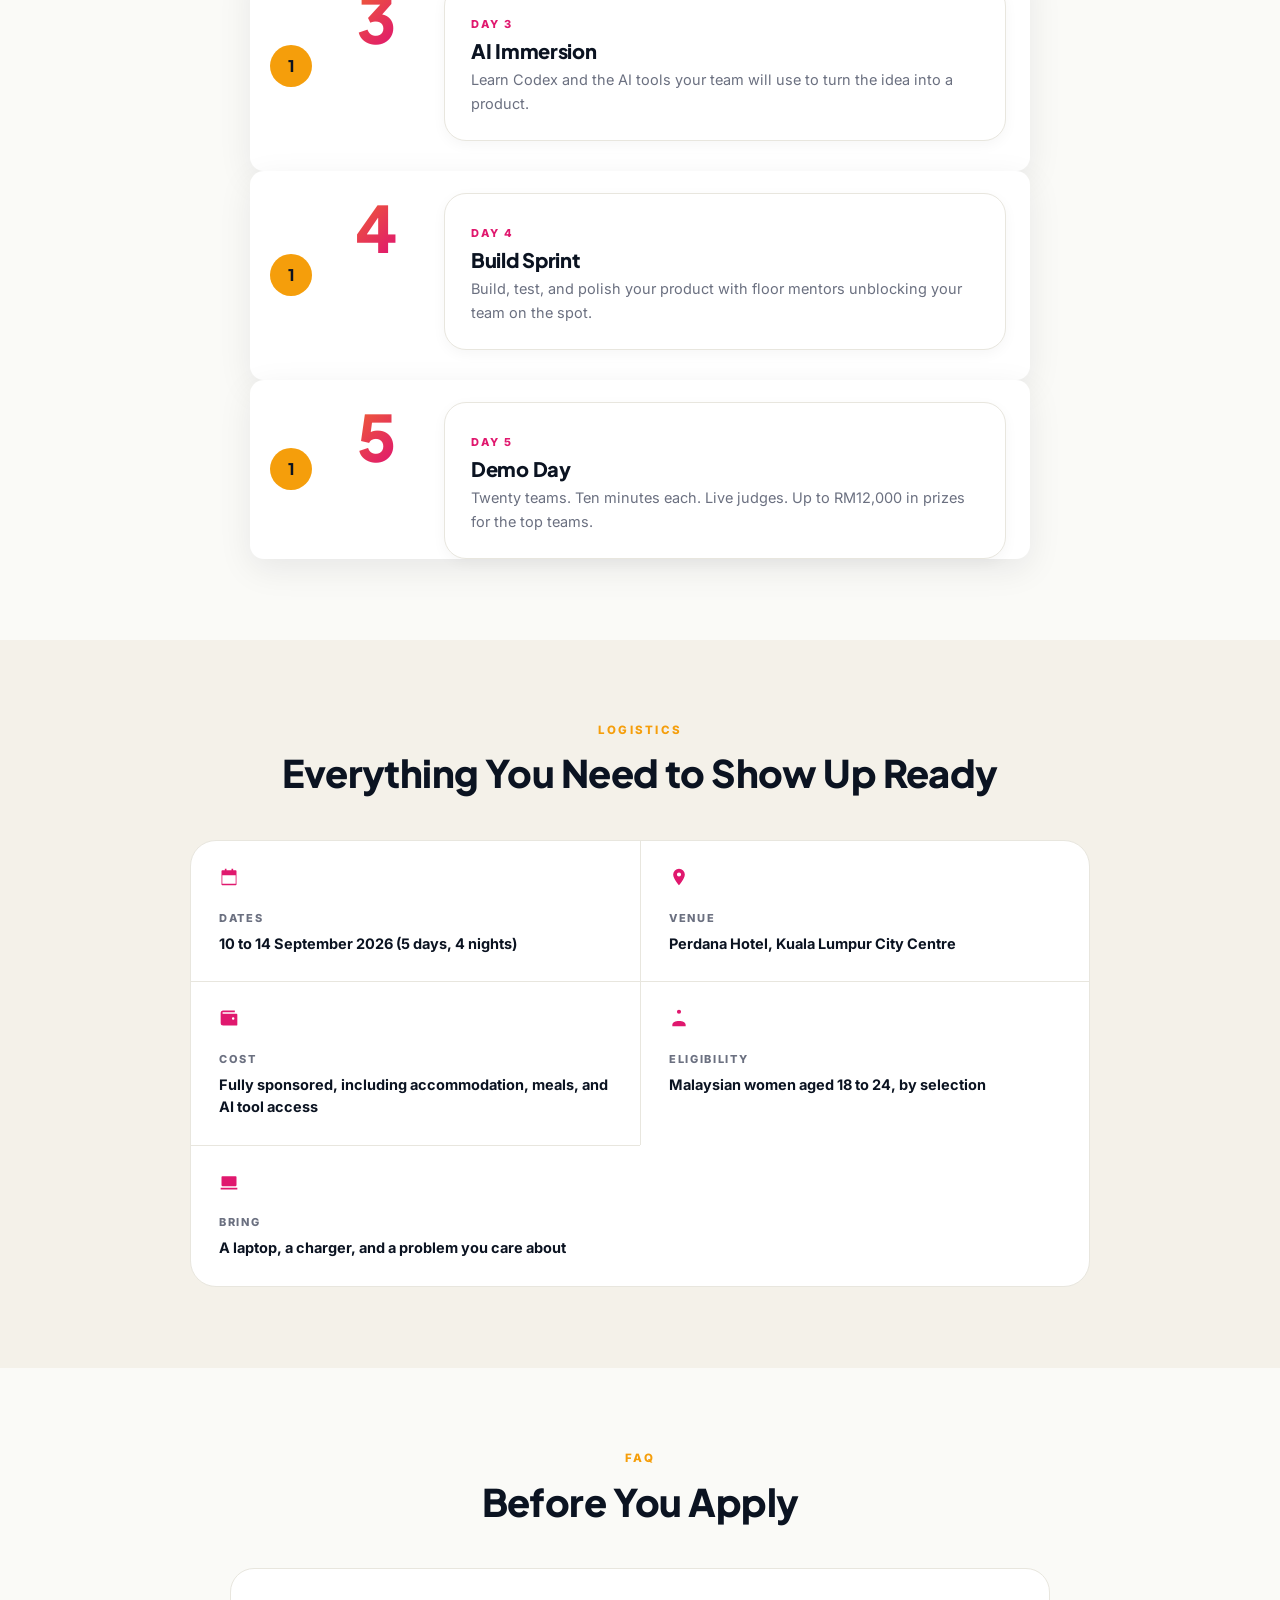
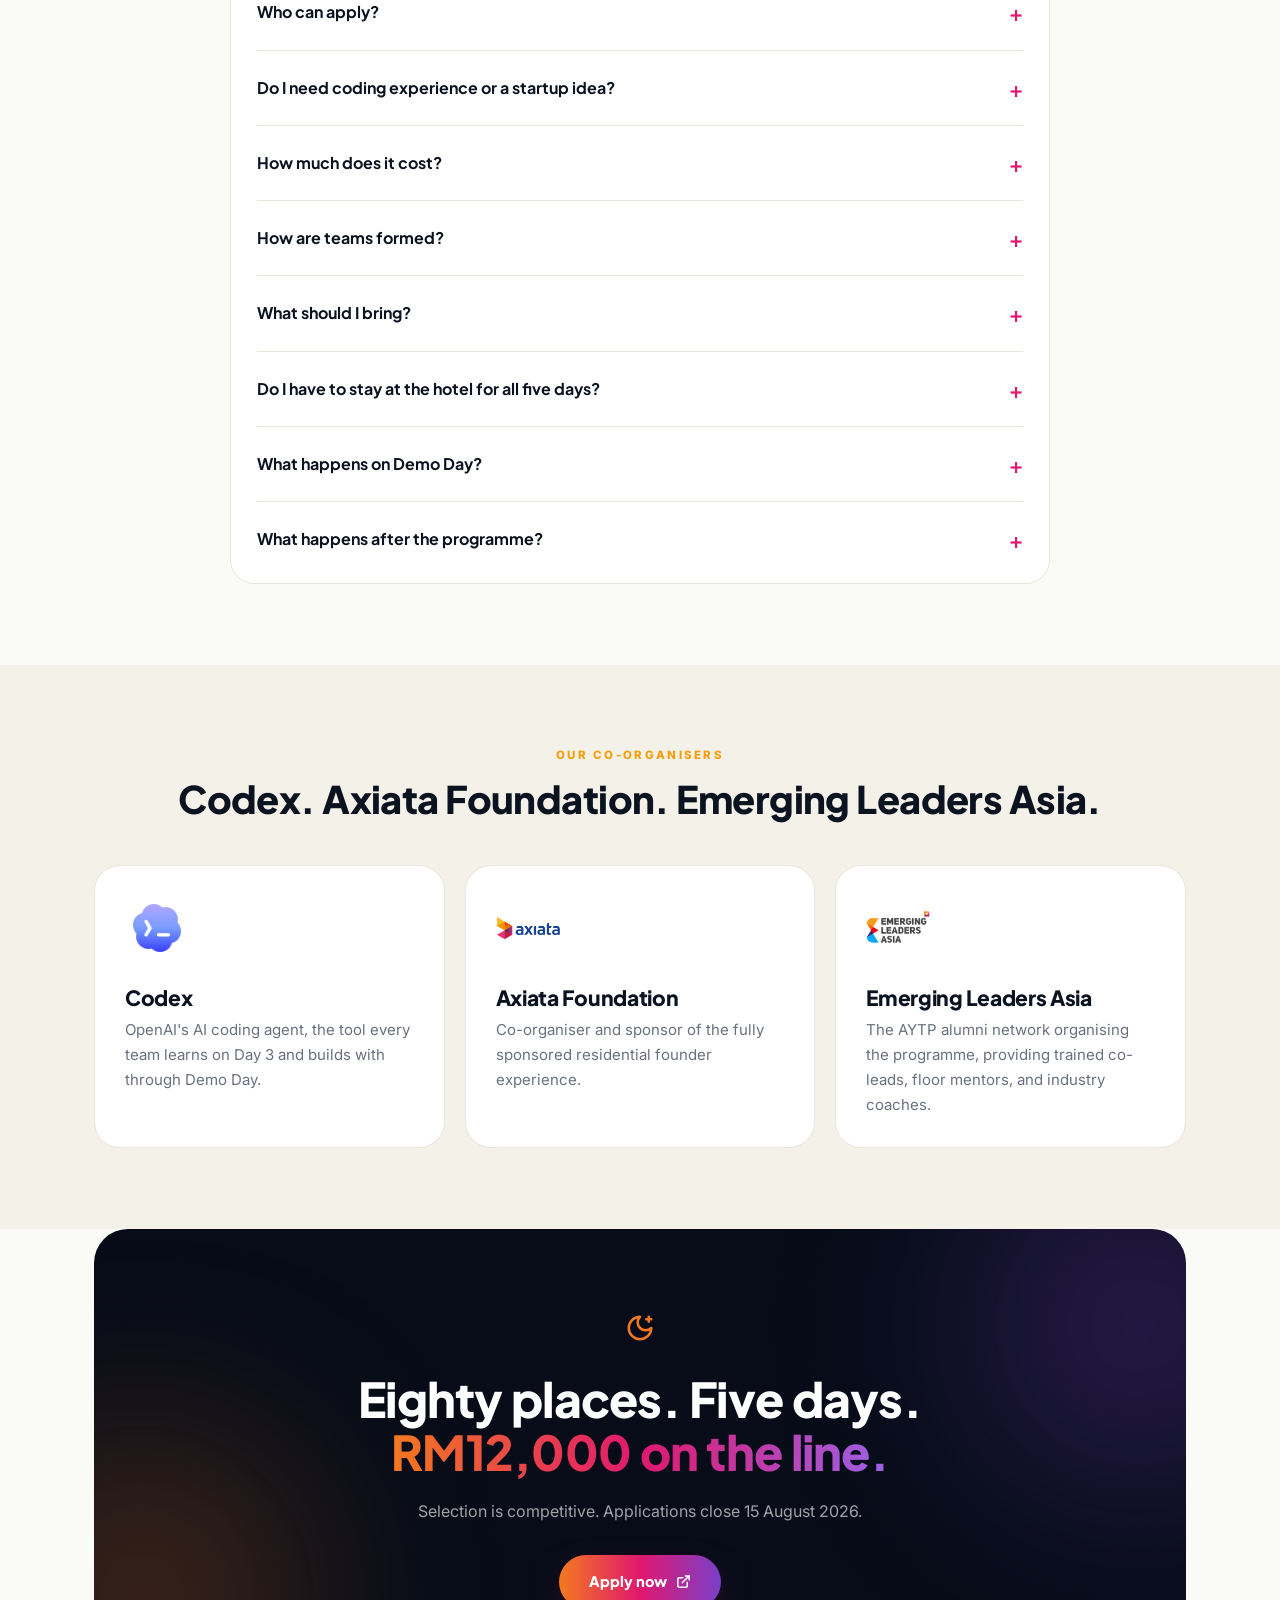
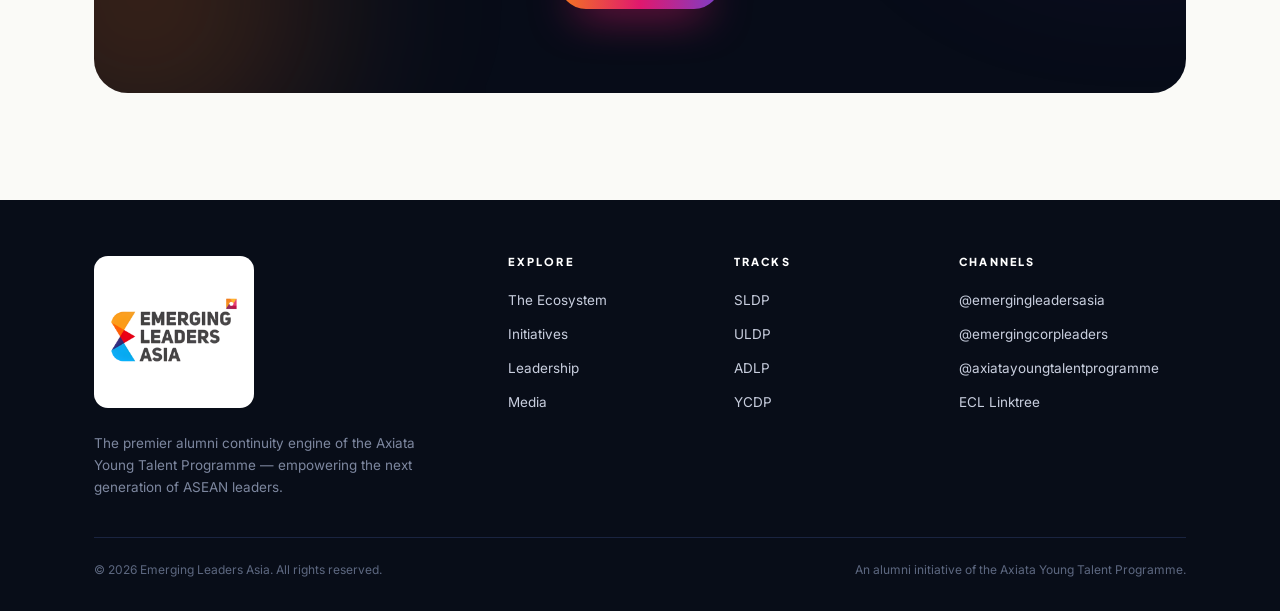
<file: adlp-for-girls.html>
<!DOCTYPE html>
<html lang="en">
<head>
  <meta charset="UTF-8">
  <meta name="viewport" content="width=device-width, initial-scale=1.0">
  <title>ADLP for Girls x Codex 2026 — Emerging Leaders Asia</title>
  <meta name="description" content="A fully sponsored five-day AI startup bootcamp for Malaysian women aged 18 to 24. Build a working product with Codex and pitch it on Demo Day. 10–14 September 2026, Kuala Lumpur.">
  <meta property="og:title" content="ADLP for Girls x Codex 2026">
  <meta property="og:description" content="80 participants · 20 teams · 5 days · RM12,000 up for grabs. A fully sponsored AI startup bootcamp for Malaysian women aged 18–24.">
  <meta property="og:image" content="https://emergingleadersasia.com/assets/img/adlp/adlp-for-girls-logo.png">
  <meta property="og:type" content="website">
  <link rel="icon" href="data:image/svg+xml,%3Csvg xmlns='http://www.w3.org/2000/svg' viewBox='0 0 100 100'%3E%3Crect width='100' height='100' rx='20' fill='%230b1321'/%3E%3Cpath d='M50 14l9 27 27 9-27 9-9 27-9-27-27-9 27-9z' fill='%23f59e0b'/%3E%3C/svg%3E">
  <link rel="preconnect" href="https://fonts.googleapis.com">
  <link rel="preconnect" href="https://fonts.gstatic.com" crossorigin>
  <link href="https://fonts.googleapis.com/css2?family=Plus+Jakarta+Sans:wght@600;700;800&family=Inter:wght@400;500;600;700&display=swap" rel="stylesheet">
  <link rel="stylesheet" href="assets/css/main.css?v=4">
  <style>
    /* ---- ADLP for Girls x Codex — page accents (scoped) ---- */
    .adlp { --adlp-orange:#f4791f; --adlp-pink:#e0186e; --adlp-purple:#7a3fc9; }
    .adlp .grad-text {
      background: linear-gradient(90deg, var(--adlp-orange), var(--adlp-pink), #9a63e8);
      -webkit-background-clip: text; background-clip: text; color: transparent;
    }
    .adlp-hero {
      position: relative; overflow: hidden; background: #070c18; color: #fff;
      padding: clamp(96px, 16vh, 150px) 0 clamp(64px, 10vh, 96px);
    }
    .adlp-hero .glow { position: absolute; border-radius: 50%; pointer-events: none; filter: blur(110px); }
    .adlp-hero .g1 { width: 28rem; height: 28rem; left: -8rem; top: 6rem; background: rgba(122,63,201,.25); }
    .adlp-hero .g2 { width: 32rem; height: 32rem; right: -9rem; top: 1.5rem; background: rgba(224,24,110,.20); }
    .adlp-hero .g3 { width: 42rem; height: 18rem; left: 50%; bottom: -4rem; transform: translateX(-50%); background: rgba(244,121,31,.15); }
    .adlp-hero .shell { position: relative; }
    .adlp-hero .logo-lockup { width: 100%; max-width: 310px; height: auto; }
    .adlp-hero .powered {
      margin-top: 20px; font-size: 12px; font-weight: 800; letter-spacing: .18em;
      text-transform: uppercase; color: rgba(255,255,255,.55);
    }
    .adlp-hero h1 {
      margin-top: 30px; max-width: 14ch; color: #fff;
      font-size: clamp(42px, 7.2vw, 84px); line-height: 1.02; letter-spacing: -0.025em;
    }
    .adlp-hero .spark { position: absolute; color: var(--adlp-orange); animation: adlp-float 5s ease-in-out infinite; pointer-events: none; }
    .adlp-hero .spark.s2 { color: var(--adlp-pink); animation-delay: 1.4s; }
    .adlp-hero .spark.s3 { color: #9a63e8; animation-delay: 2.6s; }
    @keyframes adlp-float { 0%,100% { transform: translateY(0) rotate(0deg); } 50% { transform: translateY(-14px) rotate(12deg); } }
    .adlp-hero .deadline-chip {
      display: inline-flex; align-items: center; gap: 8px; margin-top: 26px;
      padding: 8px 16px; border-radius: 999px; font-size: 12.5px; font-weight: 800;
      letter-spacing: .06em; text-transform: uppercase;
      background: rgba(224,24,110,.16); border: 1px solid rgba(224,24,110,.45); color: #ff9ec6;
    }
    .adlp-hero .deadline-chip .pulse {
      width: 8px; height: 8px; border-radius: 50%; background: #e0186e;
      animation: adlp-pulse 1.6s ease-in-out infinite;
    }
    @keyframes adlp-pulse { 0%,100% { box-shadow: 0 0 0 0 rgba(224,24,110,.55); } 50% { box-shadow: 0 0 0 7px rgba(224,24,110,0); } }
    .adlp-orgstrip { background: #0b1321; border-top: 1px solid rgba(255,255,255,.08); padding: 26px 0; }
    .adlp-orgstrip .row { display: flex; align-items: center; justify-content: center; gap: clamp(28px, 6vw, 64px); flex-wrap: wrap; }
    .adlp-orgstrip .lbl { font-size: 11px; font-weight: 800; letter-spacing: .2em; text-transform: uppercase; color: rgba(255,255,255,.4); }
    .adlp-orgstrip img { height: 40px; width: auto; object-fit: contain; opacity: .9; }
    .adlp-orgstrip img.round { border-radius: 10px; }
    .adlp-orgstrip img.chip { background: #fff; padding: 7px 12px; border-radius: 12px; height: 44px; }
    .adlp-photos { margin-top: 46px; display: grid; grid-template-columns: repeat(4, 1fr); gap: 14px; }
    @media (max-width: 820px) { .adlp-photos { grid-template-columns: repeat(2, 1fr); } }
    .adlp-photos figure { position: relative; overflow: hidden; border-radius: 18px; aspect-ratio: 4/3; }
    .adlp-photos figure:nth-child(2), .adlp-photos figure:nth-child(4) { transform: translateY(18px); }
    .adlp-photos img { width: 100%; height: 100%; object-fit: cover; transition: transform .5s var(--ease); }
    .adlp-photos figure:hover img { transform: scale(1.05); }
    .adlp-photos figcaption {
      position: absolute; inset: auto 0 0 0; padding: 26px 14px 12px; font-size: 11.5px; font-weight: 600; color: #fff;
      background: linear-gradient(180deg, transparent, rgba(7,12,24,.85));
    }
    .adlp-sticky {
      position: fixed; left: 0; right: 0; bottom: 0; z-index: 90;
      background: rgba(7,12,24,.94); backdrop-filter: blur(10px);
      border-top: 1px solid rgba(255,255,255,.1);
      transform: translateY(110%); transition: transform .45s var(--ease);
    }
    .adlp-sticky.show { transform: translateY(0); }
    .adlp-sticky .inner { display: flex; align-items: center; justify-content: space-between; gap: 16px; padding: 12px 24px; max-width: var(--maxw); margin: 0 auto; }
    .adlp-sticky .msg { font-size: 13.5px; font-weight: 700; color: rgba(255,255,255,.85); }
    .adlp-sticky .msg b { color: #ff9ec6; }
    .adlp-sticky .btn-adlp { padding: 11px 22px; font-size: 13px; box-shadow: none; }
    @media (max-width: 560px) { .adlp-sticky .msg span.hide-sm { display: none; } }
    .adlp-hero .sub { margin-top: 22px; max-width: 58ch; font-size: 17px; color: rgba(255,255,255,.78); }
    .adlp-hero .facts {
      margin-top: 30px; max-width: 760px; padding: 16px 20px;
      border: 1px solid rgba(255,255,255,.12); border-radius: 16px;
      background: rgba(255,255,255,.06); backdrop-filter: blur(4px);
      font-size: 14px; font-weight: 600; color: rgba(255,255,255,.82); line-height: 1.7;
    }
    .btn-adlp {
      display: inline-flex; align-items: center; gap: 9px;
      background: linear-gradient(90deg, var(--adlp-orange), var(--adlp-pink), var(--adlp-purple));
      color: #fff; border-radius: 999px; padding: 15px 30px;
      font-weight: 800; font-size: 14.5px; font-family: var(--font-display);
      box-shadow: 0 18px 45px -16px rgba(224,24,110,.8);
      transition: transform .3s var(--ease);
    }
    .btn-adlp:hover { transform: translateY(-3px); }
    .adlp-stats { display: grid; grid-template-columns: repeat(4, 1fr); overflow: hidden;
      border: 1px solid var(--line); border-radius: 26px; background: var(--paper); }
    .adlp-stats .cell { padding: 30px 18px; text-align: center; border-left: 1px solid var(--line); }
    .adlp-stats .cell:first-child { border-left: none; }
    .adlp-stats .num { font-family: var(--font-display); font-weight: 800; font-size: 36px; color: var(--navy); }
    .adlp-stats .lbl { margin-top: 6px; font-size: 11px; font-weight: 800; letter-spacing: .16em; color: var(--grey); }
    @media (max-width: 720px) {
      .adlp-stats { grid-template-columns: 1fr 1fr; }
      .adlp-stats .cell:nth-child(odd) { border-left: none; }
      .adlp-stats .cell:nth-child(n+3) { border-top: 1px solid var(--line); }
    }
    .adlp-quote {
      position: relative; overflow: hidden; margin: 40px auto 0; max-width: 860px;
      background: var(--navy); color: rgba(255,255,255,.75); border-radius: 28px; padding: clamp(28px, 4vw, 42px);
    }
    .adlp-quote .spark { position: absolute; right: -80px; top: -80px; width: 256px; height: 256px;
      border-radius: 50%; background: rgba(224,24,110,.25); filter: blur(48px); }
    .adlp-quote p { position: relative; margin-top: 16px; font-size: 16.5px; }
    .adlp-quote p:first-of-type { margin-top: 22px; }
    .pillar-grid { display: grid; gap: 20px; grid-template-columns: 1fr 1fr; margin-top: 44px; }
    @media (max-width: 820px) { .pillar-grid { grid-template-columns: 1fr; } }
    .pillar {
      position: relative; border: 1px solid var(--line); border-radius: 24px; background: var(--paper);
      padding: 30px; transition: transform .3s var(--ease), box-shadow .3s var(--ease);
    }
    .pillar:hover { transform: translateY(-4px); box-shadow: var(--shadow-lg); }
    .pillar .p-icon { display: inline-flex; width: 50px; height: 50px; align-items: center; justify-content: center; border-radius: 16px; }
    .pillar .p-num { position: absolute; top: 28px; right: 28px; font-family: var(--font-display); font-weight: 800; font-size: 14px; color: rgba(11,19,33,.2); }
    .pillar h3 { margin-top: 22px; font-size: 21px; }
    .pillar p { margin-top: 8px; color: var(--grey); font-size: 15px; }
    .adlp-journey { position: relative; margin-top: 48px; }
    .adlp-journey::before { content: ""; position: absolute; left: 34px; top: 16px; bottom: 16px; width: 3px; border-radius: 2px;
      background: linear-gradient(180deg, var(--adlp-orange), var(--adlp-pink), var(--adlp-purple)); }
    .adlp-journey .step { position: relative; display: grid; grid-template-columns: 96px 1fr; gap: 20px; padding-bottom: 30px; }
    .adlp-journey .step:last-child { padding-bottom: 0; }
    .adlp-journey .daynum {
      position: relative; font-family: var(--font-display); font-weight: 800;
      font-size: clamp(44px, 6vw, 64px); line-height: 1; padding-top: 2px; text-align: center;
      background: linear-gradient(135deg, var(--adlp-orange), var(--adlp-pink), var(--adlp-purple));
      -webkit-background-clip: text; background-clip: text; color: transparent;
    }
    .adlp-journey .daynum::before {
      content: ""; position: absolute; left: 50%; top: -4px; transform: translateX(-50%);
      width: 72px; height: 84px; border-radius: 20px; background: var(--bg); z-index: -1;
    }
    .adlp-journey .step-card { border: 1px solid var(--line); border-radius: 22px; background: var(--paper); padding: 24px 26px; box-shadow: 0 4px 14px rgba(11,19,33,.04); }
    .adlp-journey .day { font-size: 11px; font-weight: 800; letter-spacing: .18em; text-transform: uppercase; color: var(--adlp-pink); }
    .adlp-journey h3 { margin-top: 6px; font-size: 20px; }
    .adlp-journey p { margin-top: 6px; color: var(--grey); font-size: 14.5px; }
    @media (max-width: 560px) {
      .adlp-journey::before { left: 24px; }
      .adlp-journey .step { grid-template-columns: 64px 1fr; gap: 14px; }
      .adlp-journey .daynum::before { width: 52px; height: 60px; }
    }
    .logi-grid { display: grid; grid-template-columns: 1fr 1fr; overflow: hidden; border: 1px solid var(--line); border-radius: 26px; background: var(--paper); }
    @media (max-width: 680px) { .logi-grid { grid-template-columns: 1fr; } }
    .logi-grid .item { padding: 26px 28px; border-top: 1px solid var(--line); }
    .logi-grid .item:nth-child(1), .logi-grid .item:nth-child(2) { border-top: none; }
    .logi-grid .item:nth-child(even) { border-left: 1px solid var(--line); }
    @media (max-width: 680px) {
      .logi-grid .item { border-left: none !important; }
      .logi-grid .item:nth-child(2) { border-top: 1px solid var(--line); }
    }
    .logi-grid .k { margin-top: 14px; font-size: 11px; font-weight: 800; letter-spacing: .15em; text-transform: uppercase; color: var(--grey); }
    .logi-grid .v { margin-top: 6px; font-size: 14.5px; font-weight: 700; color: var(--navy); line-height: 1.55; }
    .logi-grid svg { color: var(--adlp-pink); }
    .adlp-faq { border: 1px solid var(--line); border-radius: 24px; background: var(--paper); padding: 6px 26px; }
    .adlp-faq details { border-top: 1px solid var(--line); }
    .adlp-faq details:first-child { border-top: none; }
    .adlp-faq summary {
      cursor: pointer; list-style: none; display: flex; justify-content: space-between; align-items: center; gap: 16px;
      padding: 19px 0; font-family: var(--font-display); font-weight: 700; font-size: 16px; color: var(--navy);
    }
    .adlp-faq summary::-webkit-details-marker { display: none; }
    .adlp-faq summary::after { content: "+"; font-weight: 600; font-size: 22px; color: var(--adlp-pink); transition: transform .25s var(--ease); }
    .adlp-faq details[open] summary::after { transform: rotate(45deg); }
    .adlp-faq .a { padding: 0 32px 20px 0; color: var(--grey); font-size: 15px; }
    .org-grid { display: grid; gap: 20px; grid-template-columns: repeat(3, 1fr); margin-top: 44px; }
    @media (max-width: 860px) { .org-grid { grid-template-columns: 1fr; } }
    .org { border: 1px solid var(--line); border-radius: 26px; background: var(--paper); padding: 30px; }
    .org img { height: 64px; width: auto; object-fit: contain; border-radius: 16px; }
    .org h3 { margin-top: 26px; font-size: 21px; }
    .org p { margin-top: 8px; color: var(--grey); font-size: 15px; }
    .adlp-cta {
      position: relative; overflow: hidden; border-radius: 34px; background: #070c18; color: #fff;
      text-align: center; padding: clamp(56px, 9vw, 84px) 24px; margin: 0 0 26px;
    }
    .adlp-cta .glow { position: absolute; border-radius: 50%; filter: blur(100px); pointer-events: none; }
    .adlp-cta .g1 { width: 20rem; height: 20rem; left: -7rem; bottom: -4rem; background: rgba(244,121,31,.25); }
    .adlp-cta .g2 { width: 20rem; height: 20rem; right: -7rem; top: -4rem; background: rgba(122,63,201,.3); }
    .adlp-cta h2 { position: relative; color: #fff; font-size: clamp(30px, 4.6vw, 48px); line-height: 1.1; max-width: 22ch; margin: 22px auto 0; }
    .adlp-cta .close-note { position: relative; margin-top: 20px; font-size: 16px; color: rgba(255,255,255,.62); }
    .adlp .section-note { text-align:center; font-size: 13px; color: var(--grey); margin-top: 10px; }
  </style>
</head>
<body class="adlp">

  <!-- ================= NAV ================= -->
  <header class="nav">
    <div class="shell nav-inner">
      <a class="brand" href="index.html">
        <img src="assets/img/ELA-Logo.png" alt="Emerging Leaders Asia — official logo">
      </a>
      <button class="nav-burger" aria-label="Toggle menu" aria-expanded="false"><span></span><span></span><span></span></button>
      <nav class="nav-links" aria-label="Primary">
        <a href="index.html">Home</a>
        <a href="ecosystem.html">The Ecosystem</a>
        <a href="initiatives.html">Initiatives</a>
        <a href="leadership.html">Leadership</a>
        <a href="media.html">Media</a>
        <a class="nav-cta" href="https://candidate.axiata.talentpulse.accendo.com.my/invitation/journey/?journey_unique_token=Ih46s9Psk0eqCZvZvnhDCZmQcNyIdwW4" target="_blank" rel="noopener">Apply Now</a>
      </nav>
    </div>
  </header>

  <!-- ================= HERO ================= -->
  <section class="adlp-hero">
    <div class="glow g1" aria-hidden="true"></div>
    <div class="glow g2" aria-hidden="true"></div>
    <div class="glow g3" aria-hidden="true"></div>
    <svg class="spark" style="top:16%;right:12%;" width="34" height="34" viewBox="0 0 24 24" fill="currentColor" aria-hidden="true"><path d="M12 0l2.6 9.4L24 12l-9.4 2.6L12 24l-2.6-9.4L0 12l9.4-2.6z"/></svg>
    <svg class="spark s2" style="top:52%;right:26%;" width="20" height="20" viewBox="0 0 24 24" fill="currentColor" aria-hidden="true"><path d="M12 0l2.6 9.4L24 12l-9.4 2.6L12 24l-2.6-9.4L0 12l9.4-2.6z"/></svg>
    <svg class="spark s3" style="top:26%;right:38%;" width="14" height="14" viewBox="0 0 24 24" fill="currentColor" aria-hidden="true"><path d="M12 0l2.6 9.4L24 12l-9.4 2.6L12 24l-2.6-9.4L0 12l9.4-2.6z"/></svg>
    <div class="shell">
      <img class="logo-lockup" src="assets/img/adlp/adlp-for-girls-logo.png" alt="ADLP For Girls x Codex 2026">
      <p class="powered">Powered by Emerging Leaders Asia</p>
      <h1>ADLP for Girls x <span class="grad-text">Codex 2026</span></h1>
      <p class="sub">A fully sponsored five-day AI startup bootcamp for Malaysian women aged 18 to 24. Arrive with an idea or none at all. Leave with a working product and a Demo Day pitch.</p>
      <p class="facts">10–14 September 2026&ensp;|&ensp;Perdana Hotel, Kuala Lumpur City Centre&ensp;|&ensp;Fully sponsored&ensp;|&ensp;By selection only</p>
      <p class="deadline-chip"><span class="pulse" aria-hidden="true"></span><span id="deadline-msg">Applications close 15 August 2026</span></p>
      <p style="margin-top:34px;">
        <a class="btn-adlp" href="https://candidate.axiata.talentpulse.accendo.com.my/invitation/journey/?journey_unique_token=Ih46s9Psk0eqCZvZvnhDCZmQcNyIdwW4" target="_blank" rel="noopener noreferrer">
          Apply now
          <svg width="16" height="16" viewBox="0 0 24 24" fill="none" stroke="currentColor" stroke-width="2.4" stroke-linecap="round" stroke-linejoin="round" aria-hidden="true"><path d="M5 12h14M13 5l7 7-7 7"/></svg>
        </a>
      </p>
    </div>
  </section>

  <!-- ================= CO-ORGANISER STRIP ================= -->
  <div class="adlp-orgstrip">
    <div class="shell row">
      <span class="lbl">Co-organised by</span>
      <img class="round" src="assets/img/adlp/codex-logo.png" alt="Codex">
      <img class="chip" src="assets/img/adlp/axiata-foundation.png" alt="Axiata Foundation">
      <img class="chip" src="assets/img/ELA-Logo.png" alt="Emerging Leaders Asia">
    </div>
  </div>

  <!-- ================= THE BRIEF ================= -->
  <section class="section">
    <div class="shell">
      <div class="section-head center reveal">
        <p class="kicker">The Brief</p>
        <h2 class="h-section">Find a Real Problem. Build with AI. Pitch It in Five Days.</h2>
      </div>
      <div class="adlp-stats reveal">
        <div class="cell"><div class="num"><span data-count="80">0</span></div><div class="lbl">PARTICIPANTS</div></div>
        <div class="cell"><div class="num"><span data-count="20">0</span></div><div class="lbl">TEAMS</div></div>
        <div class="cell"><div class="num"><span data-count="5">0</span></div><div class="lbl">DAYS</div></div>
        <div class="cell"><div class="num">RM<span data-count="12" data-suffix="K">0</span></div><div class="lbl">UP FOR GRABS</div></div>
      </div>
      <div class="adlp-quote reveal">
        <div class="spark" aria-hidden="true"></div>
        <svg width="30" height="30" viewBox="0 0 24 24" fill="none" stroke="#f4791f" stroke-width="2" stroke-linecap="round" stroke-linejoin="round" style="position:relative;" aria-hidden="true"><path d="M4.5 16.5c-1.5 1.26-2 5-2 5s3.74-.5 5-2c.71-.84.7-2.13-.09-2.91a2.18 2.18 0 0 0-2.91-.09z"/><path d="m12 15-3-3a22 22 0 0 1 2-3.95A12.88 12.88 0 0 1 22 2c0 2.72-.78 7.5-6 11a22.35 22.35 0 0 1-4 2z"/><path d="M9 12H4s.55-3.03 2-4c1.62-1.08 5 0 5 0"/><path d="M12 15v5s3.03-.55 4-2c1.08-1.62 0-5 0-5"/></svg>
        <p>This is founder training, not a classroom. You learn leadership by running a team, business by validating a real problem, and AI by shipping with it.</p>
        <p>Every session produces something real. By Day 4 your team has a working prototype. By Day 5 you are on stage pitching it.</p>
        <p>And it is genuinely fun. Five days living in a hotel with 79 other builders, late-night sprints, pizza night, and a Demo Day you will not forget.</p>
      </div>
    </div>
  </section>

  <!-- ================= FOUR PILLARS ================= -->
  <section class="band" style="padding:clamp(56px,9vh,92px) 0;">
    <div class="shell">
      <div class="section-head center reveal">
        <p class="kicker">The Four Pillars</p>
        <h2 class="h-section">Built Like a Founder Sprint, Not a Classroom</h2>
      </div>
      <div class="pillar-grid">
        <article class="pillar reveal">
          <span class="p-icon" style="background:rgba(244,121,31,.1);color:#f4791f;"><svg width="24" height="24" viewBox="0 0 24 24" fill="currentColor" aria-hidden="true"><path d="M12 7a2.5 2.5 0 110-5 2.5 2.5 0 010 5zM4 22v-2c0-2.8 3.6-4.5 8-4.5s8 1.7 8 4.5v2H4zm8-9c-2.2 0-4-1.8-4-4h8c0 2.2-1.8 4-4 4z"/></svg></span>
          <span class="p-num">01</span>
          <h3>80 women, 5 days.</h3>
          <p>Live and build together with ambitious women selected from universities across Malaysia.</p>
        </article>
        <article class="pillar reveal">
          <span class="p-icon" style="background:rgba(224,24,110,.1);color:#e0186e;"><svg width="24" height="24" viewBox="0 0 24 24" fill="currentColor" aria-hidden="true"><path d="M12 2a7 7 0 00-7 7c0 2.4 1.2 4.5 3 5.7V17a1 1 0 001 1h6a1 1 0 001-1v-2.3c1.8-1.3 3-3.4 3-5.7a7 7 0 00-7-7zm-3 18h6v1a1 1 0 01-1 1h-4a1 1 0 01-1-1v-1z"/></svg></span>
          <span class="p-num">02</span>
          <h3>AI-driven by design.</h3>
          <p>Every team builds with real AI tools from day one. No slides about AI. Actual AI in your hands.</p>
        </article>
        <article class="pillar reveal">
          <span class="p-icon" style="background:rgba(122,63,201,.1);color:#7a3fc9;"><svg width="24" height="24" viewBox="0 0 24 24" fill="currentColor" aria-hidden="true"><path d="M12 2c3 2 5 6 5 10l3 4-4-1c-1 2-2.5 3.5-4 5-1.5-1.5-3-3-4-5l-4 1 3-4c0-4 2-8 5-10zm0 8a1.8 1.8 0 100-3.6A1.8 1.8 0 0012 10z"/></svg></span>
          <span class="p-num">03</span>
          <h3>Everyone ships.</h3>
          <p>Every team walks out with a working product, not a concept.</p>
        </article>
        <article class="pillar reveal">
          <span class="p-icon" style="background:rgba(244,121,31,.1);color:#f4791f;"><svg width="24" height="24" viewBox="0 0 24 24" fill="currentColor" aria-hidden="true"><path d="M5 3h14v2h3v3c0 2.5-1.8 4.5-4.2 4.9A7 7 0 0113 17v2h4v2H7v-2h4v-2a7 7 0 01-4.8-4.1C3.8 12.5 2 10.5 2 8V5h3V3zm-1 4v1c0 1.2.7 2.2 1.7 2.7A9 9 0 015.1 7H4zm16 0h-1.1a9 9 0 01-.6 3.7c1-.5 1.7-1.5 1.7-2.7V7z"/></svg></span>
          <span class="p-num">04</span>
          <h3>RM12,000 up for grabs.</h3>
          <p>Top teams on Demo Day share a prize pool of up to RM12,000.</p>
        </article>
      </div>

      <div class="adlp-photos reveal" aria-label="Moments from the Emerging Leaders Asia community">
        <figure><img loading="lazy" src="assets/img/gallery/p02_ela.jpg" alt="ELA community event at Perdana Botanical Garden"><figcaption>The ELA community</figcaption></figure>
        <figure><img loading="lazy" src="assets/img/gallery/p07_ela.jpg" alt="ELA members at a community session"><figcaption>Built by alumni</figcaption></figure>
        <figure><img loading="lazy" src="assets/img/gallery/p13_ela.jpg" alt="ELA community gathering"><figcaption>Your mentors came through this</figcaption></figure>
        <figure><img loading="lazy" src="assets/img/gallery/p20_ela.jpg" alt="ELA members networking at an event"><figcaption>The network you join</figcaption></figure>
      </div>
      <p class="section-note reveal" style="margin-top:34px;">Real events, real people — this is the ecosystem behind the bootcamp.</p>
    </div>
  </section>

  <!-- ================= WHO IS BEHIND THIS ================= -->
  <section class="section">
    <div class="shell">
      <div class="section-head reveal">
        <p class="kicker">Who Is Behind This</p>
        <h2 class="h-section">Organised by Alumni. Powered by Codex. Backed by Axiata Foundation.</h2>
      </div>
      <div class="adlp-quote reveal" style="margin-top:0;max-width:none;">
        <div class="spark" style="background:rgba(122,63,201,.25);" aria-hidden="true"></div>
        <p style="margin-top:0;">ADLP for Girls x Codex is organised by Emerging Leaders Asia, the alumni network of the Axiata Young Talent Programme. Your co-leads, floor mentors, and coaches came through the same ecosystem and now work in tech and business across the region.</p>
        <p>Codex provides the AI toolkit every team builds with, and Axiata Foundation sponsors the full residential experience.</p>
        <p>The goal is simple. Malaysian women outperform in education but remain underrepresented as tech founders. We want this programme to help change that.</p>
      </div>
    </div>
  </section>

  <!-- ================= CODEX TOOLKIT ================= -->
  <section class="band-deep" style="padding:clamp(56px,9vh,92px) 0;">
    <div class="shell">
      <div class="section-head center reveal">
        <p class="kicker">Your AI Toolkit</p>
        <h2 class="h-section">Codex Is Your Team's AI Engineer</h2>
        <p class="lede" style="margin-left:auto;margin-right:auto;">Codex is OpenAI's AI coding agent. You describe what you want to build, and it writes the code, fixes the bugs, and handles the engineering while your team focuses on the problem, the user, and the pitch.</p>
        <p class="lede" style="margin:14px auto 0;">Every team gets trained on it on Day 3, then uses it through the Build Sprint all the way to Demo Day.</p>
      </div>
      <div class="reveal" style="max-width:640px;margin:0 auto;">
        <article style="position:relative;overflow:hidden;border:1px solid rgba(255,255,255,.12);background:rgba(255,255,255,.06);border-radius:26px;padding:32px;display:flex;align-items:center;gap:26px;">
          <img src="assets/img/adlp/codex-logo.png" alt="Codex logo" width="96" height="96" style="border-radius:24px;flex-shrink:0;">
          <div>
            <h3 style="font-size:23px;">Codex</h3>
            <p style="margin-top:8px;color:#a9b1c8;font-size:15px;">Provisioned free for every participant, from the first sprint to the final pitch.</p>
          </div>
        </article>
      </div>
    </div>
  </section>

  <!-- ================= 5-DAY JOURNEY ================= -->
  <section class="section">
    <div class="shell">
      <div class="section-head center reveal">
        <p class="kicker">Your 5-Day Journey</p>
        <h2 class="h-section">Five Days from Team Formation to Demo Day</h2>
        <p class="section-note">Draft outline. Final agenda to be confirmed.</p>
      </div>
      <div class="adlp-journey" style="max-width:780px;margin-left:auto;margin-right:auto;">
        <div class="step reveal">
          <div class="daynum" aria-hidden="true">1</div>
          <div class="step-card">
            <p class="day">Day 1</p>
            <h3>Leadership &amp; Team Formation</h3>
            <p>Build your leadership foundation, meet your cohort, and form your team of four.</p>
          </div>
        </div>
        <div class="step reveal">
          <div class="daynum" aria-hidden="true">2</div>
          <div class="step-card">
            <p class="day">Day 2</p>
            <h3>Find the Problem</h3>
            <p>Identify and validate a real problem worth solving.</p>
          </div>
        </div>
        <div class="step reveal">
          <div class="daynum" aria-hidden="true">3</div>
          <div class="step-card">
            <p class="day">Day 3</p>
            <h3>AI Immersion</h3>
            <p>Learn Codex and the AI tools your team will use to turn the idea into a product.</p>
          </div>
        </div>
        <div class="step reveal">
          <div class="daynum" aria-hidden="true">4</div>
          <div class="step-card">
            <p class="day">Day 4</p>
            <h3>Build Sprint</h3>
            <p>Build, test, and polish your product with floor mentors unblocking your team on the spot.</p>
          </div>
        </div>
        <div class="step reveal">
          <div class="daynum" aria-hidden="true">5</div>
          <div class="step-card">
            <p class="day">Day 5</p>
            <h3>Demo Day</h3>
            <p>Twenty teams. Ten minutes each. Live judges. Up to RM12,000 in prizes for the top teams.</p>
          </div>
        </div>
      </div>
    </div>
  </section>

  <!-- ================= LOGISTICS ================= -->
  <section class="band" style="padding:clamp(56px,9vh,92px) 0;">
    <div class="shell">
      <div class="section-head center reveal">
        <p class="kicker">Logistics</p>
        <h2 class="h-section">Everything You Need to Show Up Ready</h2>
      </div>
      <div class="logi-grid reveal" style="max-width:900px;margin:0 auto;">
        <div class="item">
          <svg width="20" height="20" viewBox="0 0 24 24" fill="currentColor" aria-hidden="true"><path d="M7 2h2v2h6V2h2v2h3a1 1 0 011 1v16a1 1 0 01-1 1H4a1 1 0 01-1-1V5a1 1 0 011-1h3V2zm13 8H4v10h16V10z"/></svg>
          <p class="k">Dates</p>
          <p class="v">10 to 14 September 2026 (5 days, 4 nights)</p>
        </div>
        <div class="item">
          <svg width="20" height="20" viewBox="0 0 24 24" fill="currentColor" aria-hidden="true"><path d="M12 2a7 7 0 017 7c0 5.25-7 13-7 13S5 14.25 5 9a7 7 0 017-7zm0 9.5A2.5 2.5 0 1012 6.5a2.5 2.5 0 000 5z"/></svg>
          <p class="k">Venue</p>
          <p class="v">Perdana Hotel, Kuala Lumpur City Centre</p>
        </div>
        <div class="item">
          <svg width="20" height="20" viewBox="0 0 24 24" fill="currentColor" aria-hidden="true"><path d="M21 7H5a1 1 0 01 0-2h14V3H5a3 3 0 00-3 3v12a3 3 0 003 3h16a1 1 0 001-1V8a1 1 0 00-1-1zm-4 7a1.5 1.5 0 110-3 1.5 1.5 0 010 3z"/></svg>
          <p class="k">Cost</p>
          <p class="v">Fully sponsored, including accommodation, meals, and AI tool access</p>
        </div>
        <div class="item">
          <svg width="20" height="20" viewBox="0 0 24 24" fill="currentColor" aria-hidden="true"><path d="M12 7a2.5 2.5 0 110-5 2.5 2.5 0 010 5zM4 22v-2c0-2.8 3.6-4.5 8-4.5s8 1.7 8 4.5v2H4z"/></svg>
          <p class="k">Eligibility</p>
          <p class="v">Malaysian women aged 18 to 24, by selection</p>
        </div>
        <div class="item">
          <svg width="20" height="20" viewBox="0 0 24 24" fill="currentColor" aria-hidden="true"><path d="M4 5h16a1 1 0 011 1v10a1 1 0 01-1 1H4a1 1 0 01-1-1V6a1 1 0 011-1zm-2 14h20v2H2v-2z"/></svg>
          <p class="k">Bring</p>
          <p class="v">A laptop, a charger, and a problem you care about</p>
        </div>
      </div>
    </div>
  </section>

  <!-- ================= FAQ ================= -->
  <section class="section">
    <div class="shell">
      <div class="section-head center reveal">
        <p class="kicker">FAQ</p>
        <h2 class="h-section">Before You Apply</h2>
      </div>
      <div class="adlp-faq reveal" style="max-width:820px;margin:0 auto;">
        <details>
          <summary>Who can apply?</summary>
          <div class="a">Malaysian women aged 18 to 24. You do not need to be studying ICT or computer science. If you are curious about building with AI and willing to work hard for five days, apply.</div>
        </details>
        <details>
          <summary>Do I need coding experience or a startup idea?</summary>
          <div class="a">No to both. Codex handles the code, and Day 2 is designed to help your team find and validate a problem worth solving. Plenty of great teams will walk in with nothing but curiosity.</div>
        </details>
        <details>
          <summary>How much does it cost?</summary>
          <div class="a">Nothing. The programme is fully sponsored, including accommodation, meals, and AI tool access.</div>
        </details>
        <details>
          <summary>How are teams formed?</summary>
          <div class="a">Teams of four are formed on Day 1. You do not need to apply with a team, and you cannot pre-select teammates. Part of the experience is learning to build with people you just met.</div>
        </details>
        <details>
          <summary>What should I bring?</summary>
          <div class="a">A laptop, a charger, and a problem you care about. Everything else is provided.</div>
        </details>
        <details>
          <summary>Do I have to stay at the hotel for all five days?</summary>
          <div class="a">Yes. This is a full residential programme and the schedule runs day and night. Accommodation is provided and sponsored.</div>
        </details>
        <details>
          <summary>What happens on Demo Day?</summary>
          <div class="a">All twenty teams pitch their working product live to a panel of judges, ten minutes each. Top teams share a prize pool of up to RM12,000.</div>
        </details>
        <details>
          <summary>What happens after the programme?</summary>
          <div class="a">You leave with a working product, a pitch you have delivered on stage, and access to the Emerging Leaders Asia network of alumni, mentors, and coaches.</div>
        </details>
      </div>
    </div>
  </section>

  <!-- ================= CO-ORGANISERS ================= -->
  <section class="band" style="padding:clamp(56px,9vh,92px) 0;">
    <div class="shell">
      <div class="section-head center reveal">
        <p class="kicker">Our Co-Organisers</p>
        <h2 class="h-section">Codex. Axiata Foundation. Emerging Leaders Asia.</h2>
      </div>
      <div class="org-grid">
        <article class="org reveal">
          <img src="assets/img/adlp/codex-logo.png" alt="Codex logo">
          <h3>Codex</h3>
          <p>OpenAI's AI coding agent, the tool every team learns on Day 3 and builds with through Demo Day.</p>
        </article>
        <article class="org reveal">
          <img src="assets/img/adlp/axiata-foundation.png" alt="Axiata Foundation logo">
          <h3>Axiata Foundation</h3>
          <p>Co-organiser and sponsor of the fully sponsored residential founder experience.</p>
        </article>
        <article class="org reveal">
          <img src="assets/img/ELA-Logo.png" alt="Emerging Leaders Asia logo">
          <h3>Emerging Leaders Asia</h3>
          <p>The AYTP alumni network organising the programme, providing trained co-leads, floor mentors, and industry coaches.</p>
        </article>
      </div>
    </div>
  </section>

  <!-- ================= FINAL CTA ================= -->
  <section class="section" id="register" style="padding-top:0;">
    <div class="shell">
      <div class="adlp-cta reveal">
        <div class="glow g1" aria-hidden="true"></div>
        <div class="glow g2" aria-hidden="true"></div>
        <svg width="30" height="30" viewBox="0 0 24 24" fill="none" stroke="#f4791f" stroke-width="2" stroke-linecap="round" stroke-linejoin="round" style="position:relative;" aria-hidden="true"><path d="M12 3a6 6 0 009 9 9 9 0 11-9-9z"/><path d="M19 3v4M21 5h-4"/></svg>
        <h2>Eighty places. Five days. <span class="grad-text">RM12,000 on the line.</span></h2>
        <p class="close-note">Selection is competitive. Applications close 15 August 2026.</p>
        <p style="position:relative;margin-top:30px;">
          <a class="btn-adlp" href="https://candidate.axiata.talentpulse.accendo.com.my/invitation/journey/?journey_unique_token=Ih46s9Psk0eqCZvZvnhDCZmQcNyIdwW4" target="_blank" rel="noopener noreferrer">
            Apply now
            <svg width="15" height="15" viewBox="0 0 24 24" fill="none" stroke="currentColor" stroke-width="2.4" stroke-linecap="round" stroke-linejoin="round" aria-hidden="true"><path d="M18 13v6a2 2 0 01-2 2H5a2 2 0 01-2-2V8a2 2 0 012-2h6"/><path d="M15 3h6v6"/><path d="M10 14L21 3"/></svg>
          </a>
        </p>
      </div>
    </div>
  </section>

  <!-- ================= FOOTER ================= -->
  <footer class="footer">
    <div class="shell">
      <div class="footer-grid">
        <div>
          <span class="logo-chip"><img src="assets/img/ELA-Logo.png" alt="Emerging Leaders Asia logo"></span>
          <p>The premier alumni continuity engine of the Axiata Young Talent Programme — empowering the next generation of ASEAN leaders.</p>
        </div>
        <div>
          <h4>Explore</h4>
          <ul>
            <li><a href="ecosystem.html">The Ecosystem</a></li>
            <li><a href="initiatives.html">Initiatives</a></li>
            <li><a href="leadership.html">Leadership</a></li>
            <li><a href="media.html">Media</a></li>
          </ul>
        </div>
        <div>
          <h4>Tracks</h4>
          <ul>
            <li><a href="ecosystem.html#sldp">SLDP</a></li>
            <li><a href="ecosystem.html#uldp">ULDP</a></li>
            <li><a href="ecosystem.html#adlp">ADLP</a></li>
            <li><a href="ecosystem.html#ycdp">YCDP</a></li>
          </ul>
        </div>
        <div>
          <h4>Channels</h4>
          <ul>
            <li><a href="https://www.instagram.com/emergingleadersasia/" target="_blank" rel="noopener">@emergingleadersasia</a></li>
            <li><a href="https://www.instagram.com/emergingcorpleaders/" target="_blank" rel="noopener">@emergingcorpleaders</a></li>
            <li><a href="https://www.instagram.com/axiatayoungtalentprogramme/" target="_blank" rel="noopener">@axiatayoungtalentprogramme</a></li>
            <li><a href="https://linktr.ee/emergingcorpleaders" target="_blank" rel="noopener">ECL Linktree</a></li>
          </ul>
        </div>
      </div>
      <div class="footer-bottom">
        <span>© 2026 Emerging Leaders Asia. All rights reserved.</span>
        <span>An alumni initiative of the Axiata Young Talent Programme.</span>
      </div>
    </div>
  </footer>

  <!-- ================= STICKY APPLY BAR ================= -->
  <div class="adlp-sticky" id="adlp-sticky" role="complementary" aria-label="Application deadline reminder">
    <div class="inner">
      <p class="msg"><b id="sticky-days"></b> <span class="hide-sm">— ADLP for Girls x Codex 2026 · 80 places, by selection only</span></p>
      <a class="btn-adlp" href="https://candidate.axiata.talentpulse.accendo.com.my/invitation/journey/?journey_unique_token=Ih46s9Psk0eqCZvZvnhDCZmQcNyIdwW4" target="_blank" rel="noopener noreferrer">Apply now</a>
    </div>
  </div>

  <script src="assets/js/main.js"></script>
  <script>
    (function () {
      /* deadline countdown — closes 15 Aug 2026, 23:59 MYT (UTC+8) */
      var deadline = new Date("2026-08-15T23:59:59+08:00");
      var days = Math.ceil((deadline - Date.now()) / 86400000);
      var chip = document.getElementById("deadline-msg");
      var stickyDays = document.getElementById("sticky-days");
      var msg = days > 1 ? "Applications close in " + days + " days — 15 August 2026"
              : days === 1 ? "Applications close tomorrow — 15 August 2026"
              : days === 0 ? "Applications close today"
              : "Applications are closed";
      if (chip) chip.textContent = msg;
      if (stickyDays) stickyDays.textContent = days > 0 ? days + " days left to apply" : msg;

      /* sticky bar appears after the hero, hides near the final CTA */
      var bar = document.getElementById("adlp-sticky");
      var hero = document.querySelector(".adlp-hero");
      var finalCta = document.getElementById("register");
      if (!bar || !hero || days < 0) return;
      var pastHero = false, atEnd = false;
      var update = function () { bar.classList.toggle("show", pastHero && !atEnd); };
      new IntersectionObserver(function (e) { pastHero = !e[0].isIntersecting; update(); }).observe(hero);
      if (finalCta) new IntersectionObserver(function (e) { atEnd = e[0].isIntersecting; update(); }).observe(finalCta);
    })();
  </script>
</body>
</html>
</file>
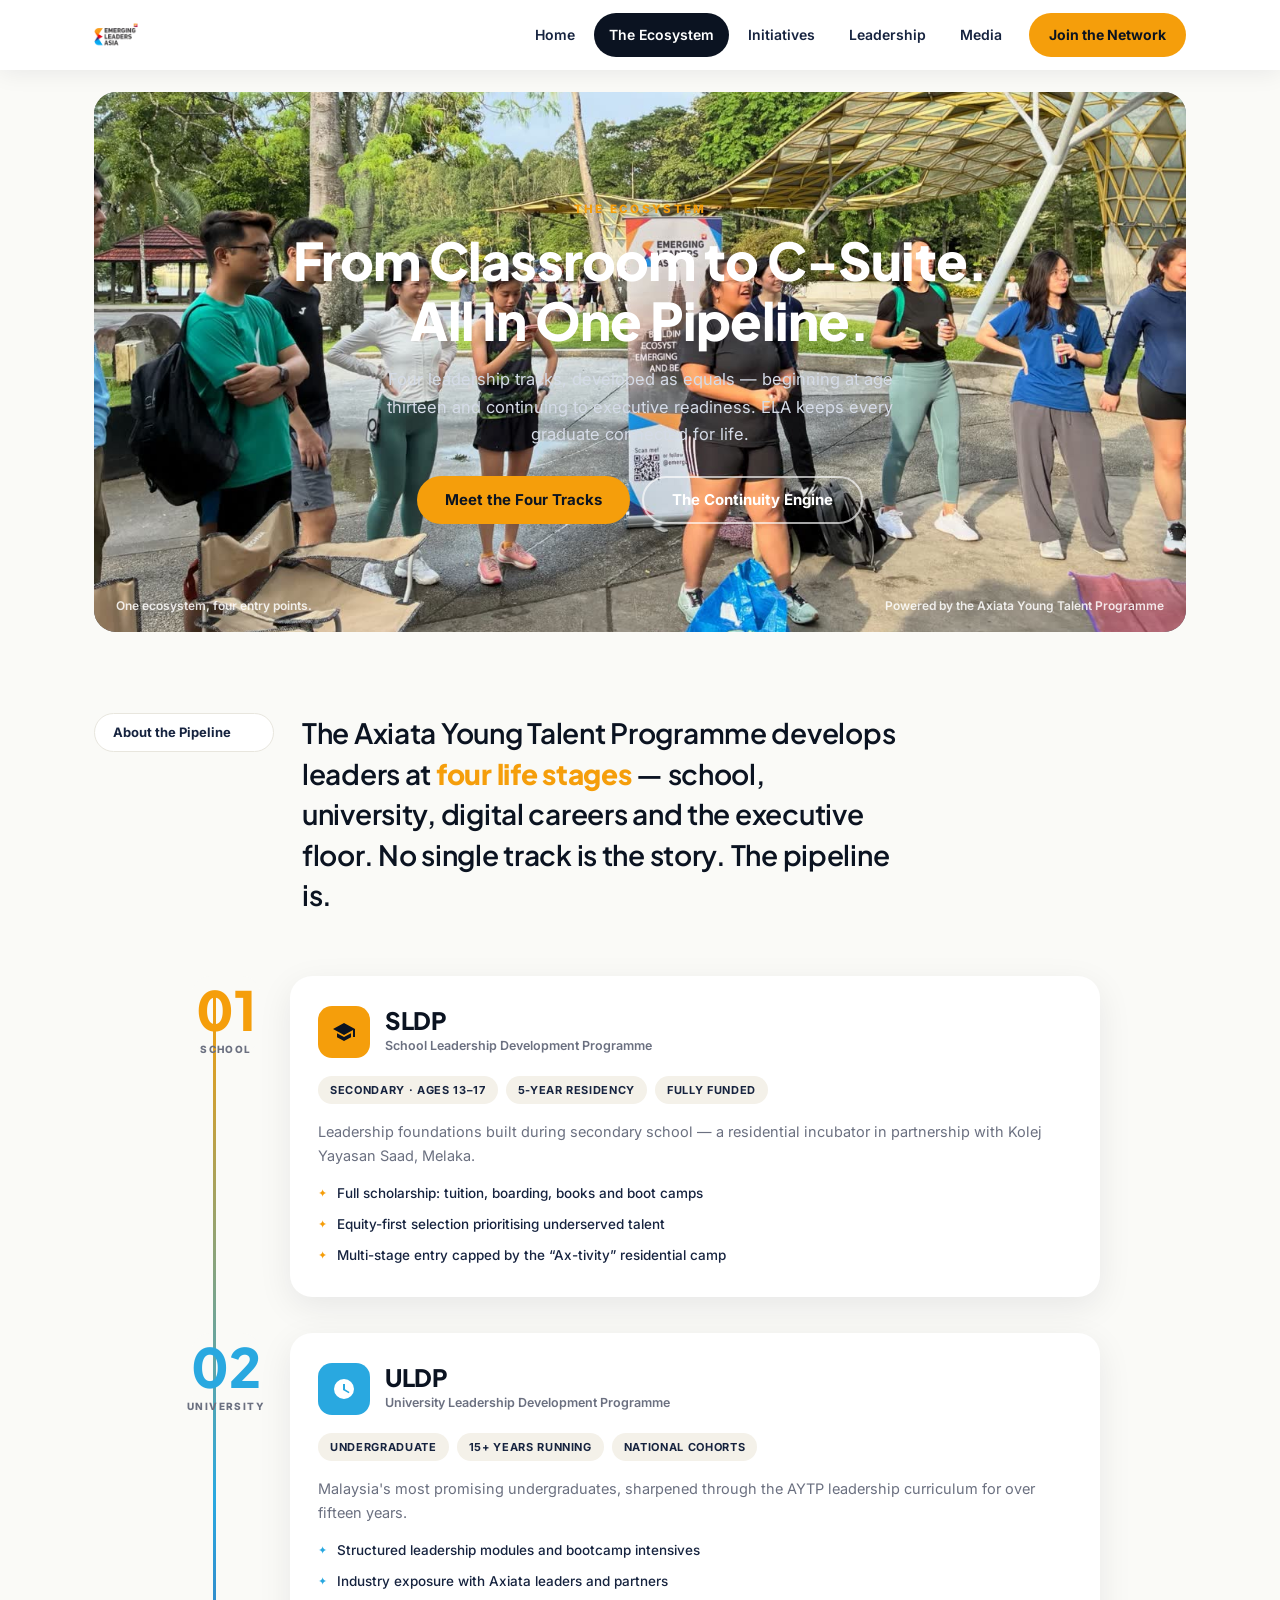
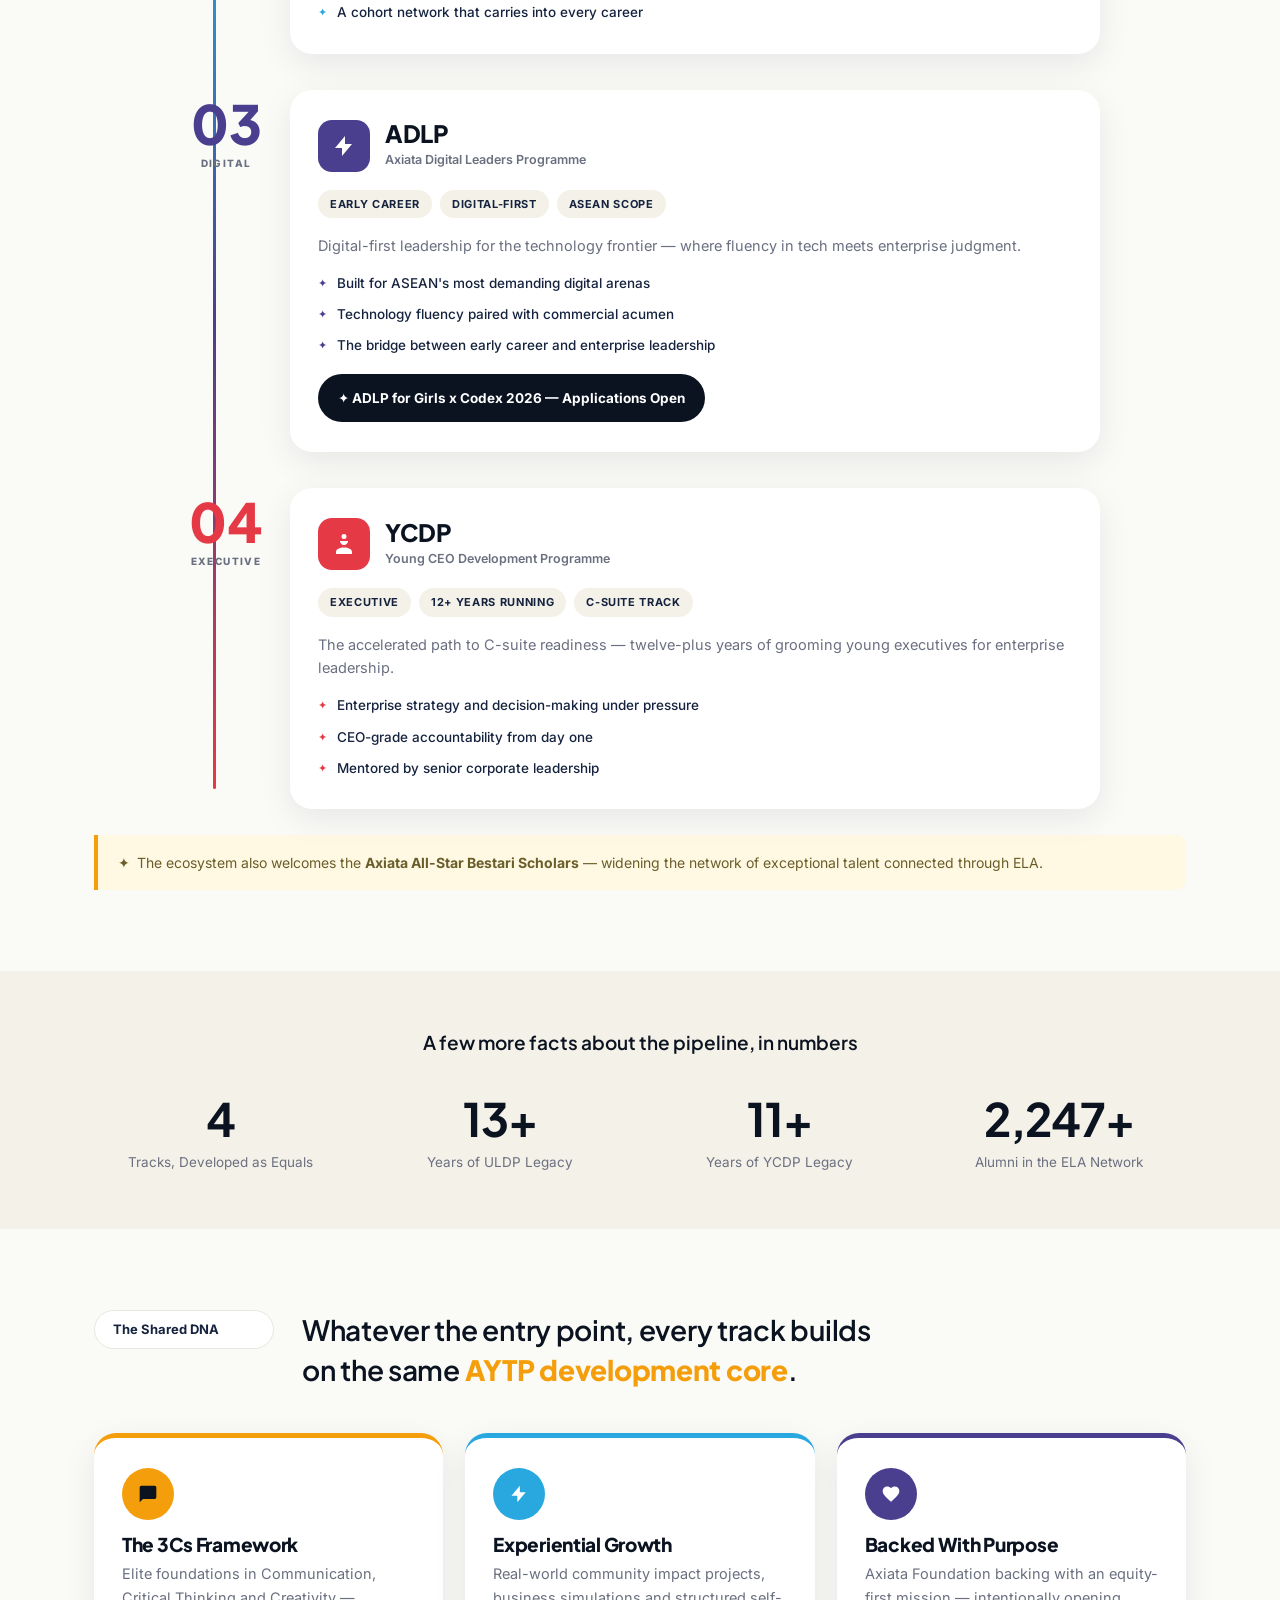
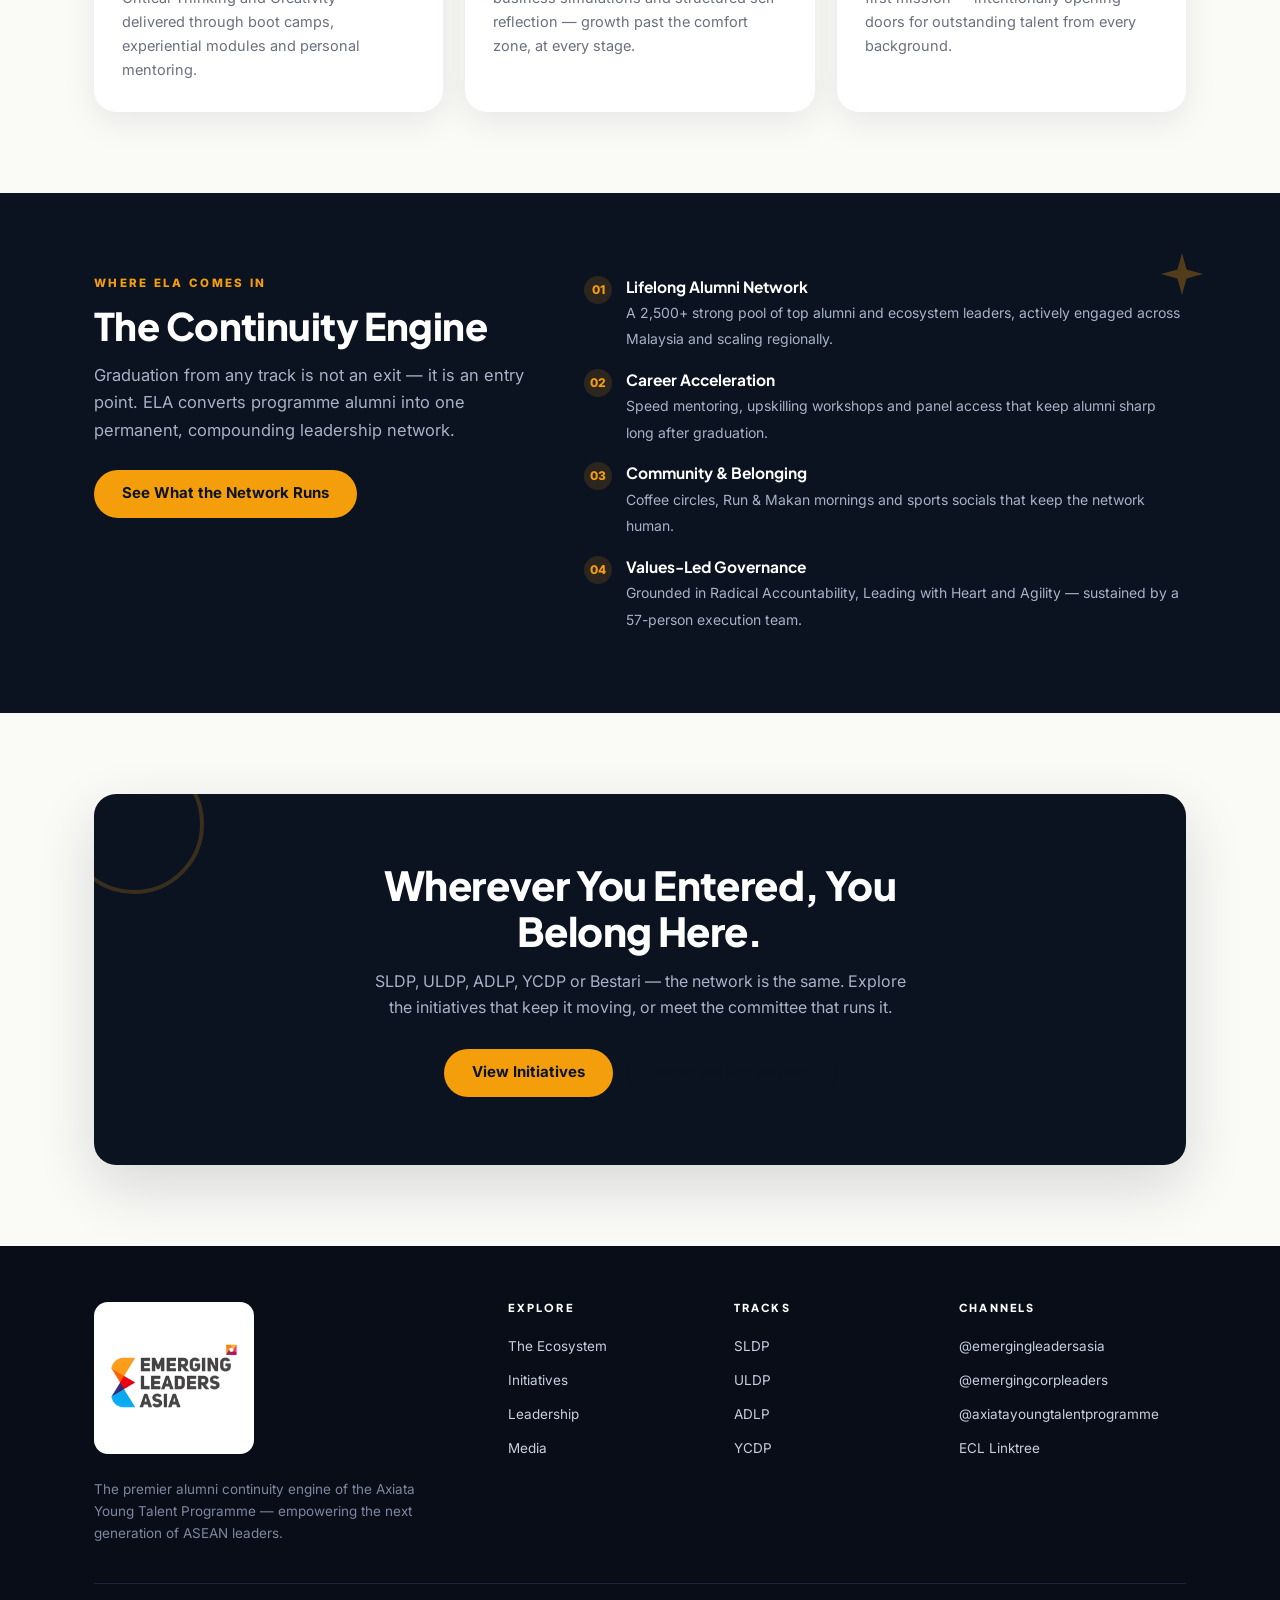
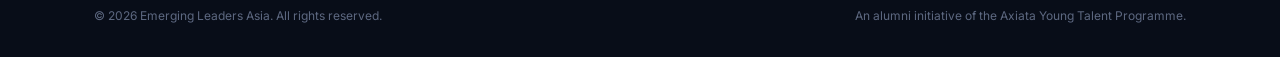
<file: ecosystem.html>
<!DOCTYPE html>
<html lang="en">
<head>
  <meta charset="UTF-8">
  <meta name="viewport" content="width=device-width, initial-scale=1.0">
  <title>The Ecosystem — Emerging Leaders Asia</title>
  <meta name="description" content="From classroom to C-suite: the four Axiata Young Talent Programme tracks — SLDP, ULDP, ADLP and YCDP — that feed the ELA alumni continuity engine.">
  <meta property="og:title" content="The Ecosystem — Emerging Leaders Asia">
  <meta property="og:description" content="Four tracks, developed as equals. One lifelong network.">
  <meta property="og:image" content="https://emergingleadersasia.com/assets/img/og-cover.jpg">
  <meta property="og:type" content="website">
  <link rel="icon" href="data:image/svg+xml,%3Csvg xmlns='http://www.w3.org/2000/svg' viewBox='0 0 100 100'%3E%3Crect width='100' height='100' rx='20' fill='%230b1321'/%3E%3Cpath d='M50 14l9 27 27 9-27 9-9 27-9-27-27-9 27-9z' fill='%23f59e0b'/%3E%3C/svg%3E">
  <link rel="preconnect" href="https://fonts.googleapis.com">
  <link rel="preconnect" href="https://fonts.gstatic.com" crossorigin>
  <link href="https://fonts.googleapis.com/css2?family=Plus+Jakarta+Sans:wght@600;700;800&family=Inter:wght@400;500;600;700&display=swap" rel="stylesheet">
  <link rel="stylesheet" href="assets/css/main.css?v=5">
</head>
<body>

  <header class="nav">
    <div class="shell nav-inner">
      <a class="brand" href="index.html">
        <img src="assets/img/ELA-Logo.png" alt="Emerging Leaders Asia — official logo">
      </a>
      <button class="nav-burger" aria-label="Toggle menu" aria-expanded="false"><span></span><span></span><span></span></button>
      <nav class="nav-links" aria-label="Primary">
        <a href="index.html">Home</a>
        <a href="ecosystem.html" class="active" aria-current="page">The Ecosystem</a>
        <a href="initiatives.html">Initiatives</a>
        <a href="leadership.html">Leadership</a>
        <a href="media.html">Media</a>
        <a class="nav-cta" href="https://www.instagram.com/emergingleadersasia/" target="_blank" rel="noopener">Join the Network</a>
      </nav>
    </div>
  </header>

  <!-- ================= INSET HERO ================= -->
  <div class="hero-inset">
    <div class="shell">
      <div class="frame">
        <img class="bg" src="assets/img/gallery/p02_ela.jpg" alt="The ELA community gathered at Perdana Botanical Garden, Kuala Lumpur" fetchpriority="high">
        <div class="inner">
          <p class="kicker" style="color:var(--amber);">The Ecosystem</p>
          <h1>From Classroom to C-Suite. All In One Pipeline.</h1>
          <p class="sub">Four leadership tracks, developed as equals — beginning at age thirteen and continuing to executive readiness. ELA keeps every graduate connected for life.</p>
          <div class="cta">
            <a class="btn btn-amber" href="#tracks">Meet the Four Tracks</a>
            <a class="btn btn-ghost" style="color:#fff;border-color:rgba(255,255,255,.65);" href="#engine">The Continuity Engine</a>
          </div>
        </div>
        <span class="corner" style="left:22px;bottom:16px;">One ecosystem, four entry points.</span>
        <span class="corner" style="right:22px;bottom:16px;">Powered by the Axiata Young Talent Programme</span>
      </div>
    </div>
  </div>

  <!-- ================= ABOUT STRIP ================= -->
  <section class="section" style="padding-bottom:40px;">
    <div class="shell about-strip reveal">
      <span class="pill-label">About the Pipeline</span>
      <p class="statement">The Axiata Young Talent Programme develops leaders at <strong>four life stages</strong> — school, university, digital careers and the executive floor. No single track is the story. The pipeline is.</p>
    </div>
  </section>

  <!-- ================= FOUR EQUAL TRACKS ================= -->
  <section class="section" id="tracks" style="padding-top:20px;">
    <div class="shell">
      <div class="pipeline">
        <div class="stage t-amber" id="sldp">
          <div class="pnum reveal" aria-hidden="true">01<span class="st">School</span></div>
          <div class="track-equal t-amber reveal">
          <div class="head">
            <span class="icon"><svg width="24" height="24" viewBox="0 0 24 24" fill="currentColor"><path d="M12 3L1 9l11 6 9-4.91V17h2V9L12 3zM5 13.18v4L12 21l7-3.82v-4L12 17l-7-3.82z"/></svg></span>
            <div><h3>SLDP</h3><div class="fn">School Leadership Development Programme</div></div>
          </div>
          <div class="pills"><span>Secondary · Ages 13–17</span><span>5-Year Residency</span><span>Fully Funded</span></div>
          <p class="blurb">Leadership foundations built during secondary school — a residential incubator in partnership with Kolej Yayasan Saad, Melaka.</p>
          <ul>
            <li>Full scholarship: tuition, boarding, books and boot camps</li>
            <li>Equity-first selection prioritising underserved talent</li>
            <li>Multi-stage entry capped by the “Ax-tivity” residential camp</li>
          </ul>
        </div>
        </div>

        <div class="stage t-blue" id="uldp">
          <div class="pnum reveal" aria-hidden="true">02<span class="st">University</span></div>
          <div class="track-equal t-blue reveal">
          <div class="head">
            <span class="icon"><svg width="24" height="24" viewBox="0 0 24 24" fill="currentColor"><path d="M12 2a10 10 0 100 20 10 10 0 000-20zm1 5v5.25l4.5 2.67-.75 1.23L11 13V7h2z"/></svg></span>
            <div><h3>ULDP</h3><div class="fn">University Leadership Development Programme</div></div>
          </div>
          <div class="pills"><span>Undergraduate</span><span>15+ Years Running</span><span>National Cohorts</span></div>
          <p class="blurb">Malaysia's most promising undergraduates, sharpened through the AYTP leadership curriculum for over fifteen years.</p>
          <ul>
            <li>Structured leadership modules and bootcamp intensives</li>
            <li>Industry exposure with Axiata leaders and partners</li>
            <li>A cohort network that carries into every career</li>
          </ul>
        </div>
        </div>

        <div class="stage t-purple" id="adlp">
          <div class="pnum reveal" aria-hidden="true">03<span class="st">Digital</span></div>
          <div class="track-equal t-purple reveal">
          <div class="head">
            <span class="icon"><svg width="24" height="24" viewBox="0 0 24 24" fill="currentColor"><path d="M13 2L3 14h7v8l10-12h-7l0-8z"/></svg></span>
            <div><h3>ADLP</h3><div class="fn">Axiata Digital Leaders Programme</div></div>
          </div>
          <div class="pills"><span>Early Career</span><span>Digital-First</span><span>ASEAN Scope</span></div>
          <p class="blurb">Digital-first leadership for the technology frontier — where fluency in tech meets enterprise judgment.</p>
          <ul>
            <li>Built for ASEAN's most demanding digital arenas</li>
            <li>Technology fluency paired with commercial acumen</li>
            <li>The bridge between early career and enterprise leadership</li>
          </ul>
          <p style="margin-top:18px;"><a class="btn btn-navy" style="font-size:13.5px;padding:11px 20px;" href="adlp-for-girls.html">✦ ADLP for Girls x Codex 2026 — Applications Open</a></p>
        </div>
        </div>

        <div class="stage t-red" id="ycdp">
          <div class="pnum reveal" aria-hidden="true">04<span class="st">Executive</span></div>
          <div class="track-equal t-red reveal">
          <div class="head">
            <span class="icon"><svg width="24" height="24" viewBox="0 0 24 24" fill="currentColor"><path d="M12 7a2.5 2.5 0 110-5 2.5 2.5 0 010 5zM4 22v-2c0-2.8 3.6-4.5 8-4.5s8 1.7 8 4.5v2H4zm8-9c-2.2 0-4-1.8-4-4h8c0 2.2-1.8 4-4 4z"/></svg></span>
            <div><h3>YCDP</h3><div class="fn">Young CEO Development Programme</div></div>
          </div>
          <div class="pills"><span>Executive</span><span>12+ Years Running</span><span>C-Suite Track</span></div>
          <p class="blurb">The accelerated path to C-suite readiness — twelve-plus years of grooming young executives for enterprise leadership.</p>
          <ul>
            <li>Enterprise strategy and decision-making under pressure</li>
            <li>CEO-grade accountability from day one</li>
            <li>Mentored by senior corporate leadership</li>
          </ul>
        </div>
        </div>
      </div>

      <div class="note reveal">
        ✦&ensp;The ecosystem also welcomes the <strong>Axiata All-Star Bestari Scholars</strong> — widening the network of exceptional talent connected through ELA.
      </div>
    </div>
  </section>

  <!-- ================= PLAIN STATS ================= -->
  <section class="section band" style="padding:56px 0;">
    <div class="shell">
      <p class="center lede reveal" style="font-family:var(--font-display);font-weight:600;color:var(--navy);font-size:19px;margin:0 auto 36px;">A few more facts about the pipeline, in numbers</p>
      <div class="plain-stats reveal">
        <div><div class="num"><span data-count="4">0</span></div><div class="lbl">Tracks, Developed as Equals</div></div>
        <div><div class="num"><span data-count="15" data-suffix="+">0</span></div><div class="lbl">Years of ULDP Legacy</div></div>
        <div><div class="num"><span data-count="12" data-suffix="+">0</span></div><div class="lbl">Years of YCDP Legacy</div></div>
        <div><div class="num"><span data-count="2500" data-suffix="+">0</span></div><div class="lbl">Alumni in the ELA Network</div></div>
      </div>
    </div>
  </section>

  <!-- ================= SHARED DNA ================= -->
  <section class="section">
    <div class="shell">
      <div class="about-strip reveal" style="margin-bottom:42px;">
        <span class="pill-label">The Shared DNA</span>
        <p class="statement">Whatever the entry point, every track builds on the same <strong>AYTP development core</strong>.</p>
      </div>
      <div class="grid c3">
        <div class="card t-amber reveal">
          <div class="icon"><svg width="20" height="20" viewBox="0 0 24 24" fill="currentColor"><path d="M20 2H4a2 2 0 00-2 2v18l4-4h14a2 2 0 002-2V4a2 2 0 00-2-2z"/></svg></div>
          <h3>The 3Cs Framework</h3>
          <p>Elite foundations in Communication, Critical Thinking and Creativity — delivered through boot camps, experiential modules and personal mentoring.</p>
        </div>
        <div class="card t-blue reveal">
          <div class="icon"><svg width="20" height="20" viewBox="0 0 24 24" fill="currentColor"><path d="M13 2L3 14h7v8l10-12h-7l0-8z"/></svg></div>
          <h3>Experiential Growth</h3>
          <p>Real-world community impact projects, business simulations and structured self-reflection — growth past the comfort zone, at every stage.</p>
        </div>
        <div class="card t-purple reveal">
          <div class="icon"><svg width="20" height="20" viewBox="0 0 24 24" fill="currentColor"><path d="M12 21.35l-1.45-1.32C5.4 15.36 2 12.28 2 8.5 2 5.42 4.42 3 7.5 3c1.74 0 3.41.81 4.5 2.09C13.09 3.81 14.76 3 16.5 3 19.58 3 22 5.42 22 8.5c0 3.78-3.4 6.86-8.55 11.54L12 21.35z"/></svg></div>
          <h3>Backed With Purpose</h3>
          <p>Axiata Foundation backing with an equity-first mission — intentionally opening doors for outstanding talent from every background.</p>
        </div>
      </div>
    </div>
  </section>

  <!-- ================= CONTINUITY ENGINE ================= -->
  <section class="section band-deep" id="engine">
    <svg class="geo star" style="top:60px;right:6%;" width="42" height="42" viewBox="0 0 24 24" fill="currentColor" aria-hidden="true"><path d="M12 0l2.6 9.4L24 12l-9.4 2.6L12 24l-2.6-9.4L0 12l9.4-2.6z"/></svg>
    <div class="shell feature-split">
      <div class="reveal">
        <p class="kicker">Where ELA Comes In</p>
        <h2 class="h-section">The Continuity Engine</h2>
        <p class="lede">Graduation from any track is not an exit — it is an entry point. ELA converts programme alumni into one permanent, compounding leadership network.</p>
        <p style="margin-top:26px;"><a class="btn btn-amber" href="initiatives.html">See What the Network Runs</a></p>
      </div>
      <div class="reveal">
        <ul class="check-list">
          <li><span class="ck">01</span><div><b>Lifelong Alumni Network</b><span class="d">A 2,500+ strong pool of top alumni and ecosystem leaders, actively engaged across Malaysia and scaling regionally.</span></div></li>
          <li><span class="ck">02</span><div><b>Career Acceleration</b><span class="d">Speed mentoring, upskilling workshops and panel access that keep alumni sharp long after graduation.</span></div></li>
          <li><span class="ck">03</span><div><b>Community &amp; Belonging</b><span class="d">Coffee circles, Run &amp; Makan mornings and sports socials that keep the network human.</span></div></li>
          <li><span class="ck">04</span><div><b>Values-Led Governance</b><span class="d">Grounded in Radical Accountability, Leading with Heart and Agility — sustained by a 57-person execution team.</span></div></li>
        </ul>
      </div>
    </div>
  </section>

  <!-- ================= CTA ================= -->
  <section class="section">
    <div class="shell">
      <div class="cta-band reveal">
        <span class="geo ring" style="top:-40px;left:-30px;width:140px;height:140px;border-color:rgba(245,158,11,.2);" aria-hidden="true"></span>
        <h2>Wherever You Entered, You Belong Here.</h2>
        <p>SLDP, ULDP, ADLP, YCDP or Bestari — the network is the same. Explore the initiatives that keep it moving, or meet the committee that runs it.</p>
        <div style="display:flex;gap:14px;justify-content:center;flex-wrap:wrap;">
          <a class="btn btn-amber" href="initiatives.html">View Initiatives</a>
          <a class="btn btn-ghost" href="leadership.html">Meet the Leadership</a>
        </div>
      </div>
    </div>
  </section>

  <footer class="footer">
    <div class="shell">
      <div class="footer-grid">
        <div>
          <span class="logo-chip"><img src="assets/img/ELA-Logo.png" alt="Emerging Leaders Asia logo"></span>
          <p>The premier alumni continuity engine of the Axiata Young Talent Programme — empowering the next generation of ASEAN leaders.</p>
        </div>
        <div>
          <h4>Explore</h4>
          <ul>
            <li><a href="ecosystem.html">The Ecosystem</a></li>
            <li><a href="initiatives.html">Initiatives</a></li>
            <li><a href="leadership.html">Leadership</a></li>
            <li><a href="media.html">Media</a></li>
          </ul>
        </div>
        <div>
          <h4>Tracks</h4>
          <ul>
            <li><a href="ecosystem.html#sldp">SLDP</a></li>
            <li><a href="ecosystem.html#uldp">ULDP</a></li>
            <li><a href="ecosystem.html#adlp">ADLP</a></li>
            <li><a href="ecosystem.html#ycdp">YCDP</a></li>
          </ul>
        </div>
        <div>
          <h4>Channels</h4>
          <ul>
            <li><a href="https://www.instagram.com/emergingleadersasia/" target="_blank" rel="noopener">@emergingleadersasia</a></li>
            <li><a href="https://www.instagram.com/emergingcorpleaders/" target="_blank" rel="noopener">@emergingcorpleaders</a></li>
            <li><a href="https://www.instagram.com/axiatayoungtalentprogramme/" target="_blank" rel="noopener">@axiatayoungtalentprogramme</a></li>
            <li><a href="https://linktr.ee/emergingcorpleaders" target="_blank" rel="noopener">ECL Linktree</a></li>
          </ul>
        </div>
      </div>
      <div class="footer-bottom">
        <span>© 2026 Emerging Leaders Asia. All rights reserved.</span>
        <span>An alumni initiative of the Axiata Young Talent Programme.</span>
      </div>
    </div>
  </footer>

  <script src="assets/js/main.js"></script>
</body>
</html>
</file>
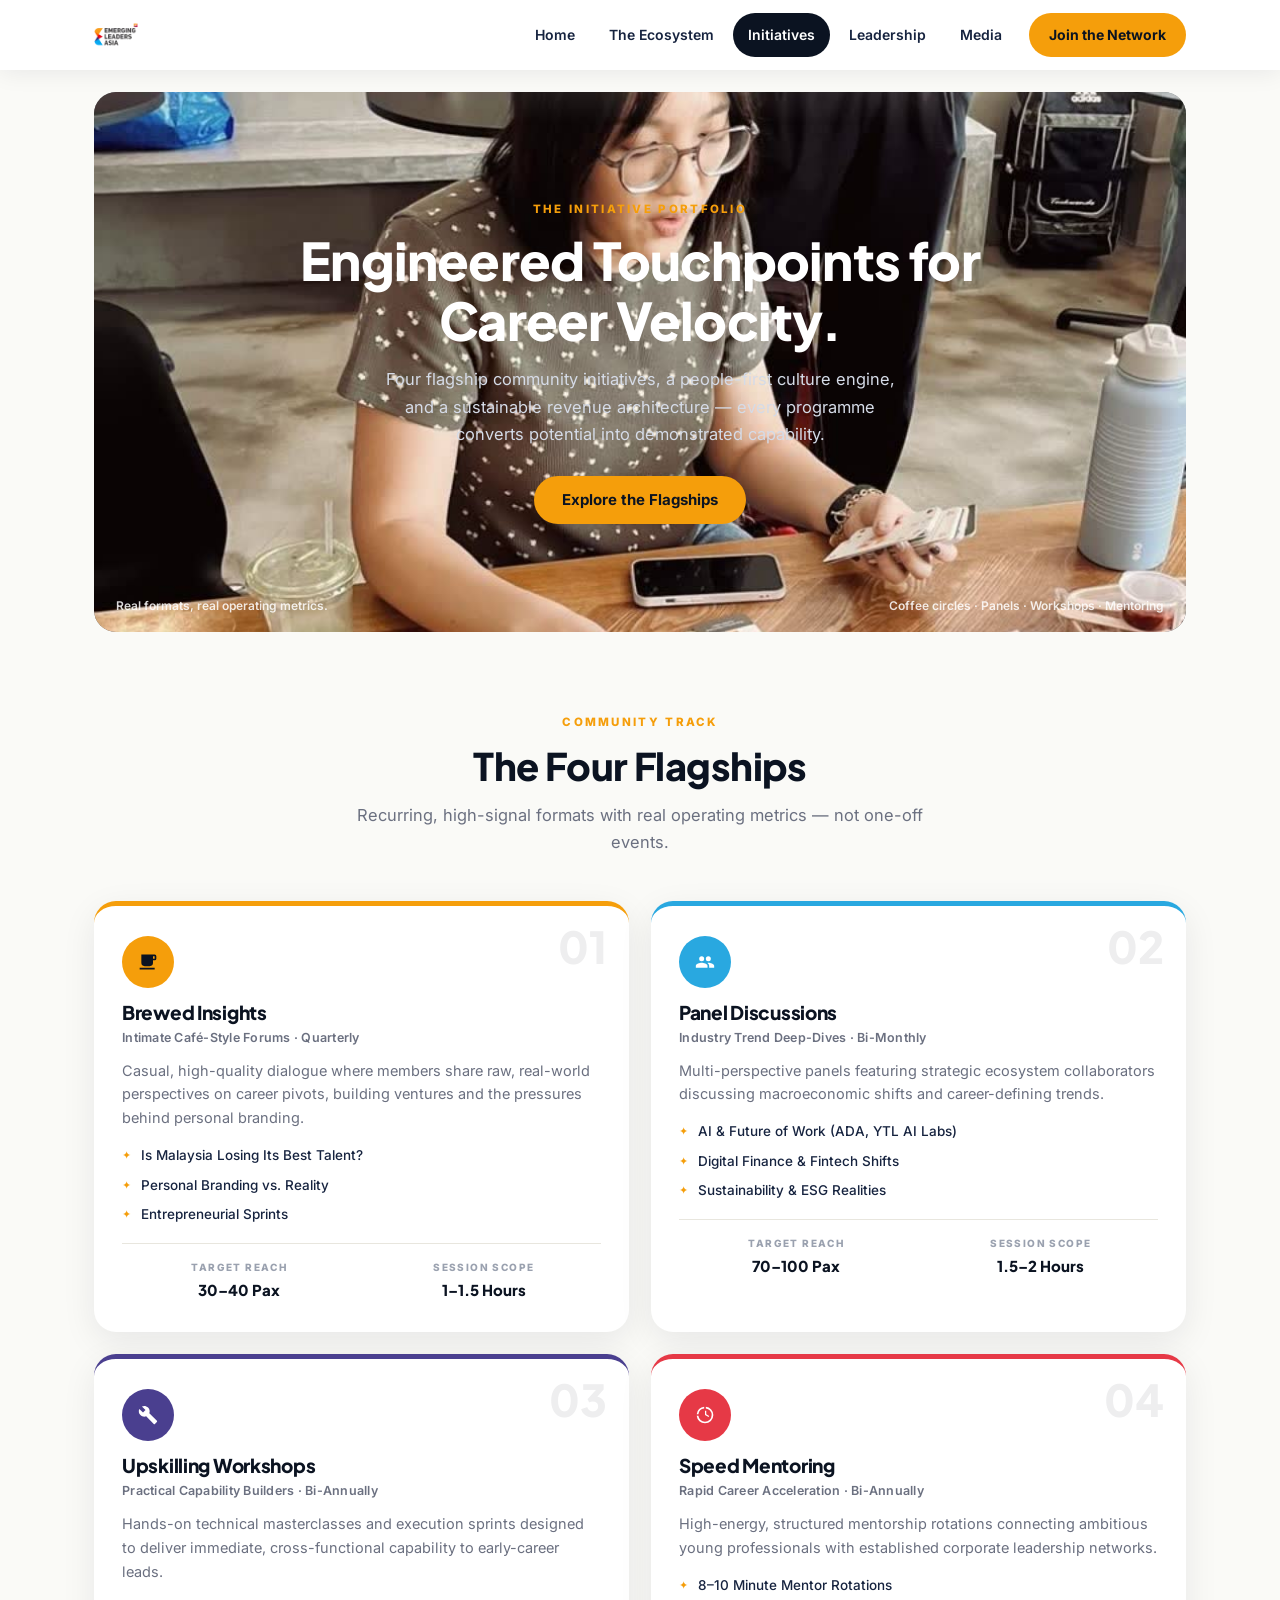
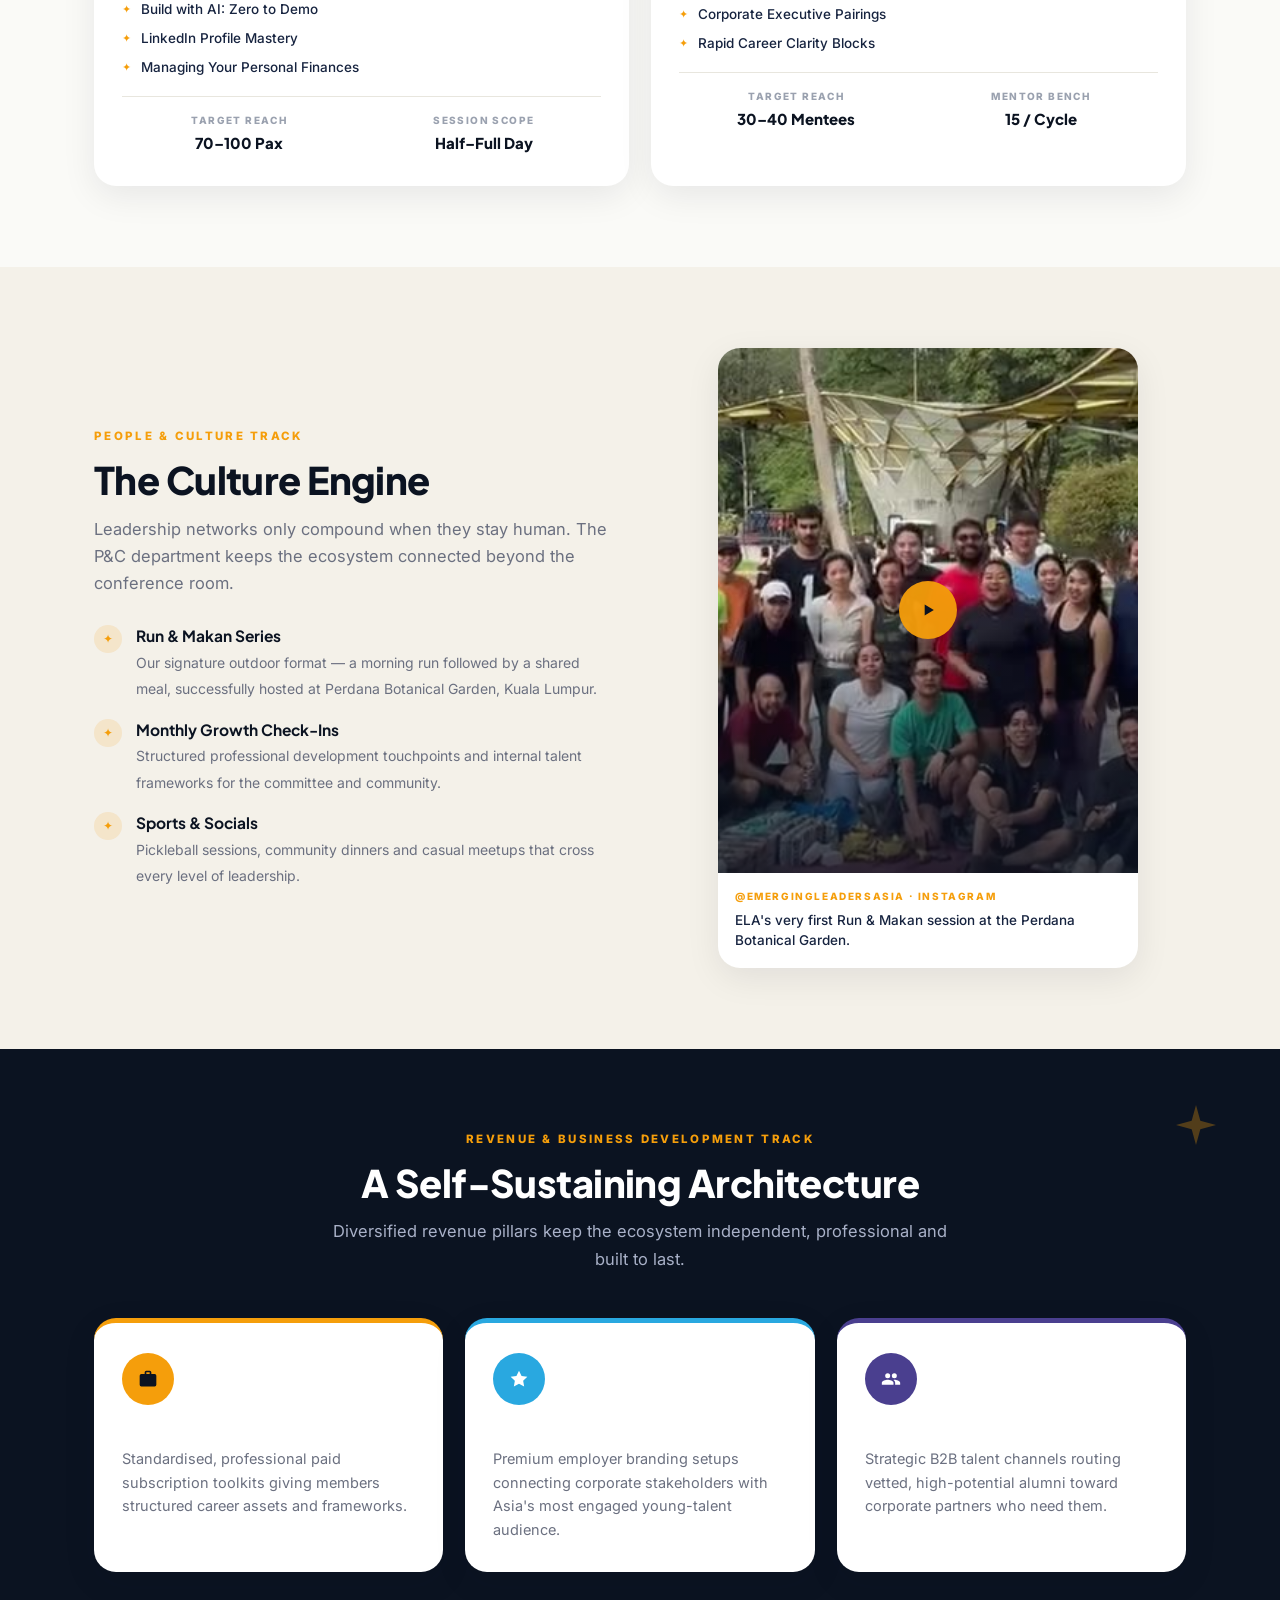
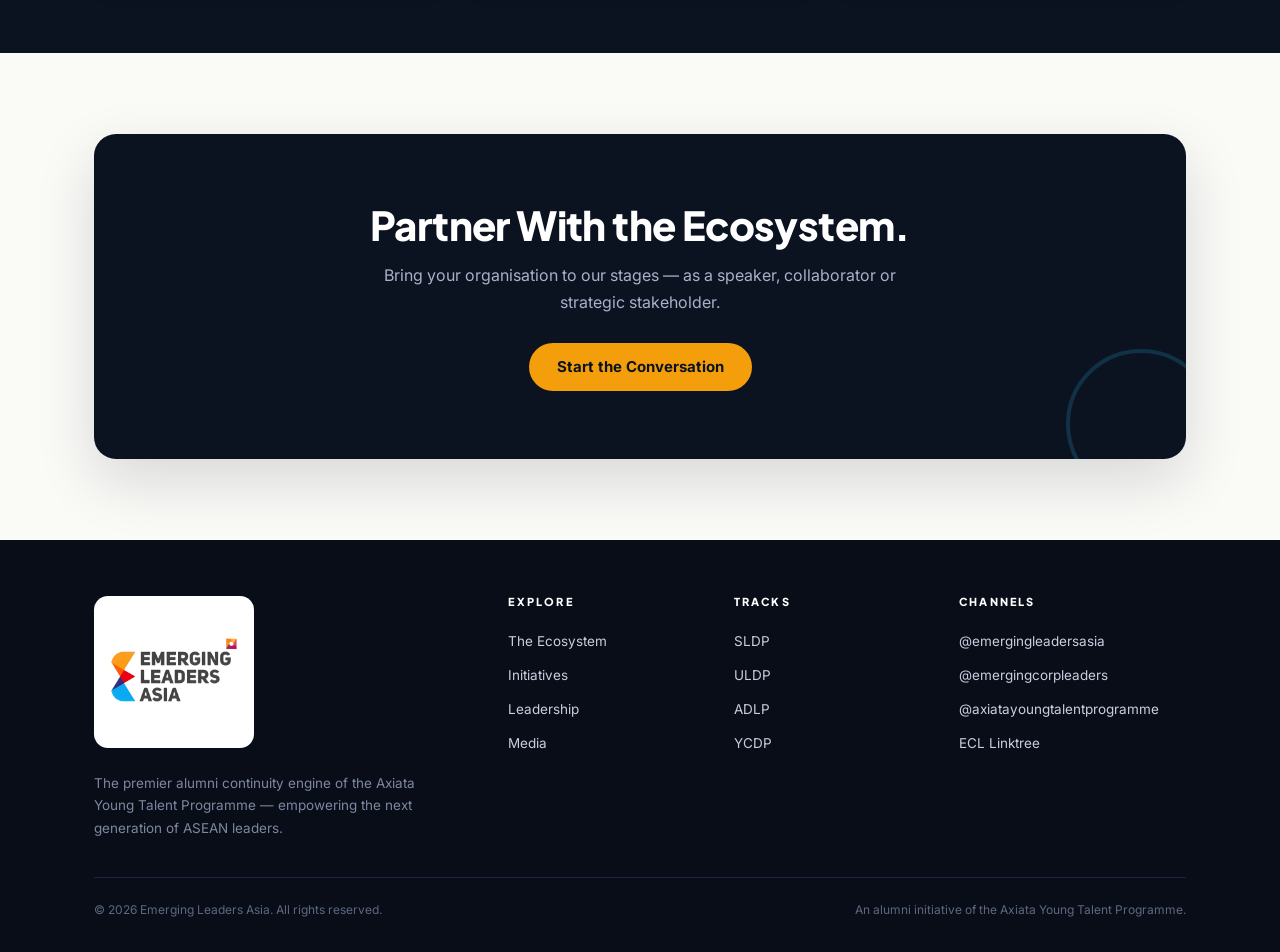
<file: initiatives.html>
<!DOCTYPE html>
<html lang="en">
<head>
  <meta charset="UTF-8">
  <meta name="viewport" content="width=device-width, initial-scale=1.0">
  <title>Initiatives — Emerging Leaders Asia</title>
  <meta name="description" content="Brewed Insights, Panel Discussions, Upskilling Workshops and Speed Mentoring — the four core community initiatives of Emerging Leaders Asia.">
  <meta property="og:title" content="Initiatives — Emerging Leaders Asia">
  <meta property="og:description" content="Four flagship initiatives engineered for career velocity.">
  <meta property="og:image" content="https://emergingleadersasia.com/assets/img/og-cover.jpg">
  <meta property="og:type" content="website">
  <link rel="icon" href="data:image/svg+xml,%3Csvg xmlns='http://www.w3.org/2000/svg' viewBox='0 0 100 100'%3E%3Crect width='100' height='100' rx='20' fill='%230b1321'/%3E%3Cpath d='M50 14l9 27 27 9-27 9-9 27-9-27-27-9 27-9z' fill='%23f59e0b'/%3E%3C/svg%3E">
  <link rel="preconnect" href="https://fonts.googleapis.com">
  <link rel="preconnect" href="https://fonts.gstatic.com" crossorigin>
  <link href="https://fonts.googleapis.com/css2?family=Plus+Jakarta+Sans:wght@600;700;800&family=Inter:wght@400;500;600;700&display=swap" rel="stylesheet">
  <link rel="stylesheet" href="assets/css/main.css?v=5">
</head>
<body>

  <header class="nav">
    <div class="shell nav-inner">
      <a class="brand" href="index.html">
        <img src="assets/img/ELA-Logo.png" alt="Emerging Leaders Asia — official logo">
      </a>
      <button class="nav-burger" aria-label="Toggle menu" aria-expanded="false"><span></span><span></span><span></span></button>
      <nav class="nav-links" aria-label="Primary">
        <a href="index.html">Home</a>
        <a href="ecosystem.html">The Ecosystem</a>
        <a href="initiatives.html" class="active" aria-current="page">Initiatives</a>
        <a href="leadership.html">Leadership</a>
        <a href="media.html">Media</a>
        <a class="nav-cta" href="https://www.instagram.com/emergingleadersasia/" target="_blank" rel="noopener">Join the Network</a>
      </nav>
    </div>
  </header>

  <!-- ================= INSET HERO ================= -->
  <div class="hero-inset">
    <div class="shell">
      <div class="frame">
        <img class="bg" src="assets/img/gallery/p00_ela.jpg" alt="ELA Coffee Circle — café-style community forum" fetchpriority="high">
        <div class="inner">
          <p class="kicker" style="color:var(--amber);">The Initiative Portfolio</p>
          <h1>Engineered Touchpoints for Career Velocity.</h1>
          <p class="sub">Four flagship community initiatives, a people-first culture engine, and a sustainable revenue architecture — every programme converts potential into demonstrated capability.</p>
          <div class="cta">
            <a class="btn btn-amber" href="#flagships">Explore the Flagships</a>
          </div>
        </div>
        <span class="corner" style="left:22px;bottom:16px;">Real formats, real operating metrics.</span>
        <span class="corner" style="right:22px;bottom:16px;">Coffee circles · Panels · Workshops · Mentoring</span>
      </div>
    </div>
  </div>

  <!-- ================= 4 FLAGSHIPS ================= -->
  <section class="section" id="flagships">
    <div class="shell">
      <div class="section-head center reveal">
        <p class="kicker">Community Track</p>
        <h2 class="h-section">The Four Flagships</h2>
        <p class="lede">Recurring, high-signal formats with real operating metrics — not one-off events.</p>
      </div>

      <div class="grid c2">
        <div class="card t-amber reveal">
          <span class="wm" aria-hidden="true">01</span>
          <div class="icon"><svg width="20" height="20" viewBox="0 0 24 24" fill="currentColor"><path d="M2 21h18v-2H2v2zM20 8h-2V5h2v3zm0-5H4v10a4 4 0 004 4h6a4 4 0 004-4v-3h2a2 2 0 002-2V5a2 2 0 00-2-2z"/></svg></div>
          <h3>Brewed Insights</h3>
          <p class="full-name">Intimate Café-Style Forums · Quarterly</p>
          <p style="margin-top:10px;">Casual, high-quality dialogue where members share raw, real-world perspectives on career pivots, building ventures and the pressures behind personal branding.</p>
          <ul class="init-topics">
            <li>Is Malaysia Losing Its Best Talent?</li>
            <li>Personal Branding vs. Reality</li>
            <li>Entrepreneurial Sprints</li>
          </ul>
          <div class="init-stats"><div><div class="k">Target Reach</div><div class="v">30–40 Pax</div></div><div><div class="k">Session Scope</div><div class="v">1–1.5 Hours</div></div></div>
        </div>

        <div class="card t-blue reveal">
          <span class="wm" aria-hidden="true">02</span>
          <div class="icon"><svg width="20" height="20" viewBox="0 0 24 24" fill="currentColor"><path d="M16 11a3 3 0 100-6 3 3 0 000 6zm-8 0a3 3 0 100-6 3 3 0 000 6zm0 2c-2.33 0-7 1.17-7 3.5V19h14v-2.5c0-2.33-4.67-3.5-7-3.5zm8 0c-.29 0-.62.02-.97.05A4.22 4.22 0 0117 16.5V19h6v-2.5c0-2.33-4.67-3.5-7-3.5z"/></svg></div>
          <h3>Panel Discussions</h3>
          <p class="full-name">Industry Trend Deep-Dives · Bi-Monthly</p>
          <p style="margin-top:10px;">Multi-perspective panels featuring strategic ecosystem collaborators discussing macroeconomic shifts and career-defining trends.</p>
          <ul class="init-topics">
            <li>AI &amp; Future of Work (ADA, YTL AI Labs)</li>
            <li>Digital Finance &amp; Fintech Shifts</li>
            <li>Sustainability &amp; ESG Realities</li>
          </ul>
          <div class="init-stats"><div><div class="k">Target Reach</div><div class="v">70–100 Pax</div></div><div><div class="k">Session Scope</div><div class="v">1.5–2 Hours</div></div></div>
        </div>

        <div class="card t-purple reveal">
          <span class="wm" aria-hidden="true">03</span>
          <div class="icon"><svg width="20" height="20" viewBox="0 0 24 24" fill="currentColor"><path d="M22.7 19l-9.1-9.1c.9-2.3.4-5-1.5-6.9-2-2-5-2.4-7.4-1.3L9 6 6 9 1.6 4.7C.4 7.1.9 10.1 2.9 12.1c1.9 1.9 4.6 2.4 6.9 1.5l9.1 9.1c.4.4 1 .4 1.4 0l2.3-2.3c.5-.4.5-1.1.1-1.4z"/></svg></div>
          <h3>Upskilling Workshops</h3>
          <p class="full-name">Practical Capability Builders · Bi-Annually</p>
          <p style="margin-top:10px;">Hands-on technical masterclasses and execution sprints designed to deliver immediate, cross-functional capability to early-career leads.</p>
          <ul class="init-topics">
            <li>Build with AI: Zero to Demo</li>
            <li>LinkedIn Profile Mastery</li>
            <li>Managing Your Personal Finances</li>
          </ul>
          <div class="init-stats"><div><div class="k">Target Reach</div><div class="v">70–100 Pax</div></div><div><div class="k">Session Scope</div><div class="v">Half–Full Day</div></div></div>
        </div>

        <div class="card t-red reveal">
          <span class="wm" aria-hidden="true">04</span>
          <div class="icon"><svg width="20" height="20" viewBox="0 0 24 24" fill="currentColor"><path d="M13 2.05v2.02A8 8 0 0120 12a8 8 0 01-8 8 8 8 0 01-7.95-7H2.03A10 10 0 0012 22a10 10 0 0010-10 10 10 0 00-9-9.95zM11 2.05A10 10 0 002.05 11H4.07A8 8 0 0111 4.07V2.05zM12 7v5l4.25 2.52.77-1.28-3.52-2.09V7H12z"/></svg></div>
          <h3>Speed Mentoring</h3>
          <p class="full-name">Rapid Career Acceleration · Bi-Annually</p>
          <p style="margin-top:10px;">High-energy, structured mentorship rotations connecting ambitious young professionals with established corporate leadership networks.</p>
          <ul class="init-topics">
            <li>8–10 Minute Mentor Rotations</li>
            <li>Corporate Executive Pairings</li>
            <li>Rapid Career Clarity Blocks</li>
          </ul>
          <div class="init-stats"><div><div class="k">Target Reach</div><div class="v">30–40 Mentees</div></div><div><div class="k">Mentor Bench</div><div class="v">15 / Cycle</div></div></div>
        </div>
      </div>
    </div>
  </section>

  <!-- ================= PEOPLE & CULTURE ================= -->
  <section class="section band">
    <div class="shell feature-split even">
      <div class="reveal">
        <p class="kicker">People &amp; Culture Track</p>
        <h2 class="h-section">The Culture Engine</h2>
        <p class="lede">Leadership networks only compound when they stay human. The P&amp;C department keeps the ecosystem connected beyond the conference room.</p>
        <ul class="check-list" style="margin-top:26px;">
          <li><span class="ck">✦</span><div><b>Run &amp; Makan Series</b><span class="d">Our signature outdoor format — a morning run followed by a shared meal, successfully hosted at Perdana Botanical Garden, Kuala Lumpur.</span></div></li>
          <li><span class="ck">✦</span><div><b>Monthly Growth Check-Ins</b><span class="d">Structured professional development touchpoints and internal talent frameworks for the committee and community.</span></div></li>
          <li><span class="ck">✦</span><div><b>Sports &amp; Socials</b><span class="d">Pickleball sessions, community dinners and casual meetups that cross every level of leadership.</span></div></li>
        </ul>
      </div>
      <div class="reveal">
        <button class="video-tile" onclick="ELA.openVideo('assets/video/v00_ela.mp4','ELA Run & Makan at Perdana Botanical Garden, KL')" style="max-width:420px;margin:0 auto;">
          <div class="thumb"><img loading="lazy" src="assets/video/v00_ela.jpg" alt="Run and Makan community session video">
            <div class="play"><span class="ring"><svg width="20" height="20" viewBox="0 0 24 24" fill="currentColor"><path d="M8 5.5v13l11-6.5z"/></svg></span></div>
          </div>
          <div class="meta">
            <div class="chan">@emergingleadersasia · instagram</div>
            <div class="cap">ELA's very first Run &amp; Makan session at the Perdana Botanical Garden.</div>
          </div>
        </button>
      </div>
    </div>
  </section>

  <!-- ================= REVENUE ARCHITECTURE (deep band) ================= -->
  <section class="section band-deep">
    <svg class="geo star" style="top:56px;right:5%;" width="40" height="40" viewBox="0 0 24 24" fill="currentColor" aria-hidden="true"><path d="M12 0l2.6 9.4L24 12l-9.4 2.6L12 24l-2.6-9.4L0 12l9.4-2.6z"/></svg>
    <div class="shell">
      <div class="section-head center reveal">
        <p class="kicker">Revenue &amp; Business Development Track</p>
        <h2 class="h-section">A Self-Sustaining Architecture</h2>
        <p class="lede">Diversified revenue pillars keep the ecosystem independent, professional and built to last.</p>
      </div>
      <div class="grid c3">
        <div class="card t-amber reveal">
          <div class="icon"><svg width="20" height="20" viewBox="0 0 24 24" fill="currentColor"><path d="M20 6h-4V4a2 2 0 00-2-2h-4a2 2 0 00-2 2v2H4a2 2 0 00-2 2v11a2 2 0 002 2h16a2 2 0 002-2V8a2 2 0 00-2-2zm-10-2h4v2h-4V4z"/></svg></div>
          <h3>Career Toolkits</h3>
          <p>Standardised, professional paid subscription toolkits giving members structured career assets and frameworks.</p>
        </div>
        <div class="card t-blue reveal">
          <div class="icon"><svg width="20" height="20" viewBox="0 0 24 24" fill="currentColor"><path d="M12 2l3.09 6.26L22 9.27l-5 4.87 1.18 6.88L12 17.77l-6.18 3.25L7 14.14 2 9.27l6.91-1.01L12 2z"/></svg></div>
          <h3>Employer Branding</h3>
          <p>Premium employer branding setups connecting corporate stakeholders with Asia's most engaged young-talent audience.</p>
        </div>
        <div class="card t-purple reveal">
          <div class="icon"><svg width="20" height="20" viewBox="0 0 24 24" fill="currentColor"><path d="M16 11a3 3 0 100-6 3 3 0 000 6zm-8 0a3 3 0 100-6 3 3 0 000 6zm0 2c-2.33 0-7 1.17-7 3.5V19h14v-2.5c0-2.33-4.67-3.5-7-3.5zm8 0c-.29 0-.62.02-.97.05A4.22 4.22 0 0117 16.5V19h6v-2.5c0-2.33-4.67-3.5-7-3.5z"/></svg></div>
          <h3>Talent Outsourcing</h3>
          <p>Strategic B2B talent channels routing vetted, high-potential alumni toward corporate partners who need them.</p>
        </div>
      </div>
    </div>
  </section>

  <!-- ================= CTA ================= -->
  <section class="section">
    <div class="shell">
      <div class="cta-band reveal">
        <span class="geo ring-blue" style="bottom:-40px;right:-30px;width:150px;height:150px;" aria-hidden="true"></span>
        <h2>Partner With the Ecosystem.</h2>
        <p>Bring your organisation to our stages — as a speaker, collaborator or strategic stakeholder.</p>
        <a class="btn btn-amber" href="https://www.instagram.com/emergingleadersasia/" target="_blank" rel="noopener">Start the Conversation</a>
      </div>
    </div>
  </section>

  <footer class="footer">
    <div class="shell">
      <div class="footer-grid">
        <div>
          <span class="logo-chip"><img src="assets/img/ELA-Logo.png" alt="Emerging Leaders Asia logo"></span>
          <p>The premier alumni continuity engine of the Axiata Young Talent Programme — empowering the next generation of ASEAN leaders.</p>
        </div>
        <div>
          <h4>Explore</h4>
          <ul>
            <li><a href="ecosystem.html">The Ecosystem</a></li>
            <li><a href="initiatives.html">Initiatives</a></li>
            <li><a href="leadership.html">Leadership</a></li>
            <li><a href="media.html">Media</a></li>
          </ul>
        </div>
        <div>
          <h4>Tracks</h4>
          <ul>
            <li><a href="ecosystem.html#sldp">SLDP</a></li>
            <li><a href="ecosystem.html#uldp">ULDP</a></li>
            <li><a href="ecosystem.html#adlp">ADLP</a></li>
            <li><a href="ecosystem.html#ycdp">YCDP</a></li>
          </ul>
        </div>
        <div>
          <h4>Channels</h4>
          <ul>
            <li><a href="https://www.instagram.com/emergingleadersasia/" target="_blank" rel="noopener">@emergingleadersasia</a></li>
            <li><a href="https://www.instagram.com/emergingcorpleaders/" target="_blank" rel="noopener">@emergingcorpleaders</a></li>
            <li><a href="https://www.instagram.com/axiatayoungtalentprogramme/" target="_blank" rel="noopener">@axiatayoungtalentprogramme</a></li>
            <li><a href="https://linktr.ee/emergingcorpleaders" target="_blank" rel="noopener">ECL Linktree</a></li>
          </ul>
        </div>
      </div>
      <div class="footer-bottom">
        <span>© 2026 Emerging Leaders Asia. All rights reserved.</span>
        <span>An alumni initiative of the Axiata Young Talent Programme.</span>
      </div>
    </div>
  </footer>

  <script src="assets/js/main.js"></script>
</body>
</html>
</file>
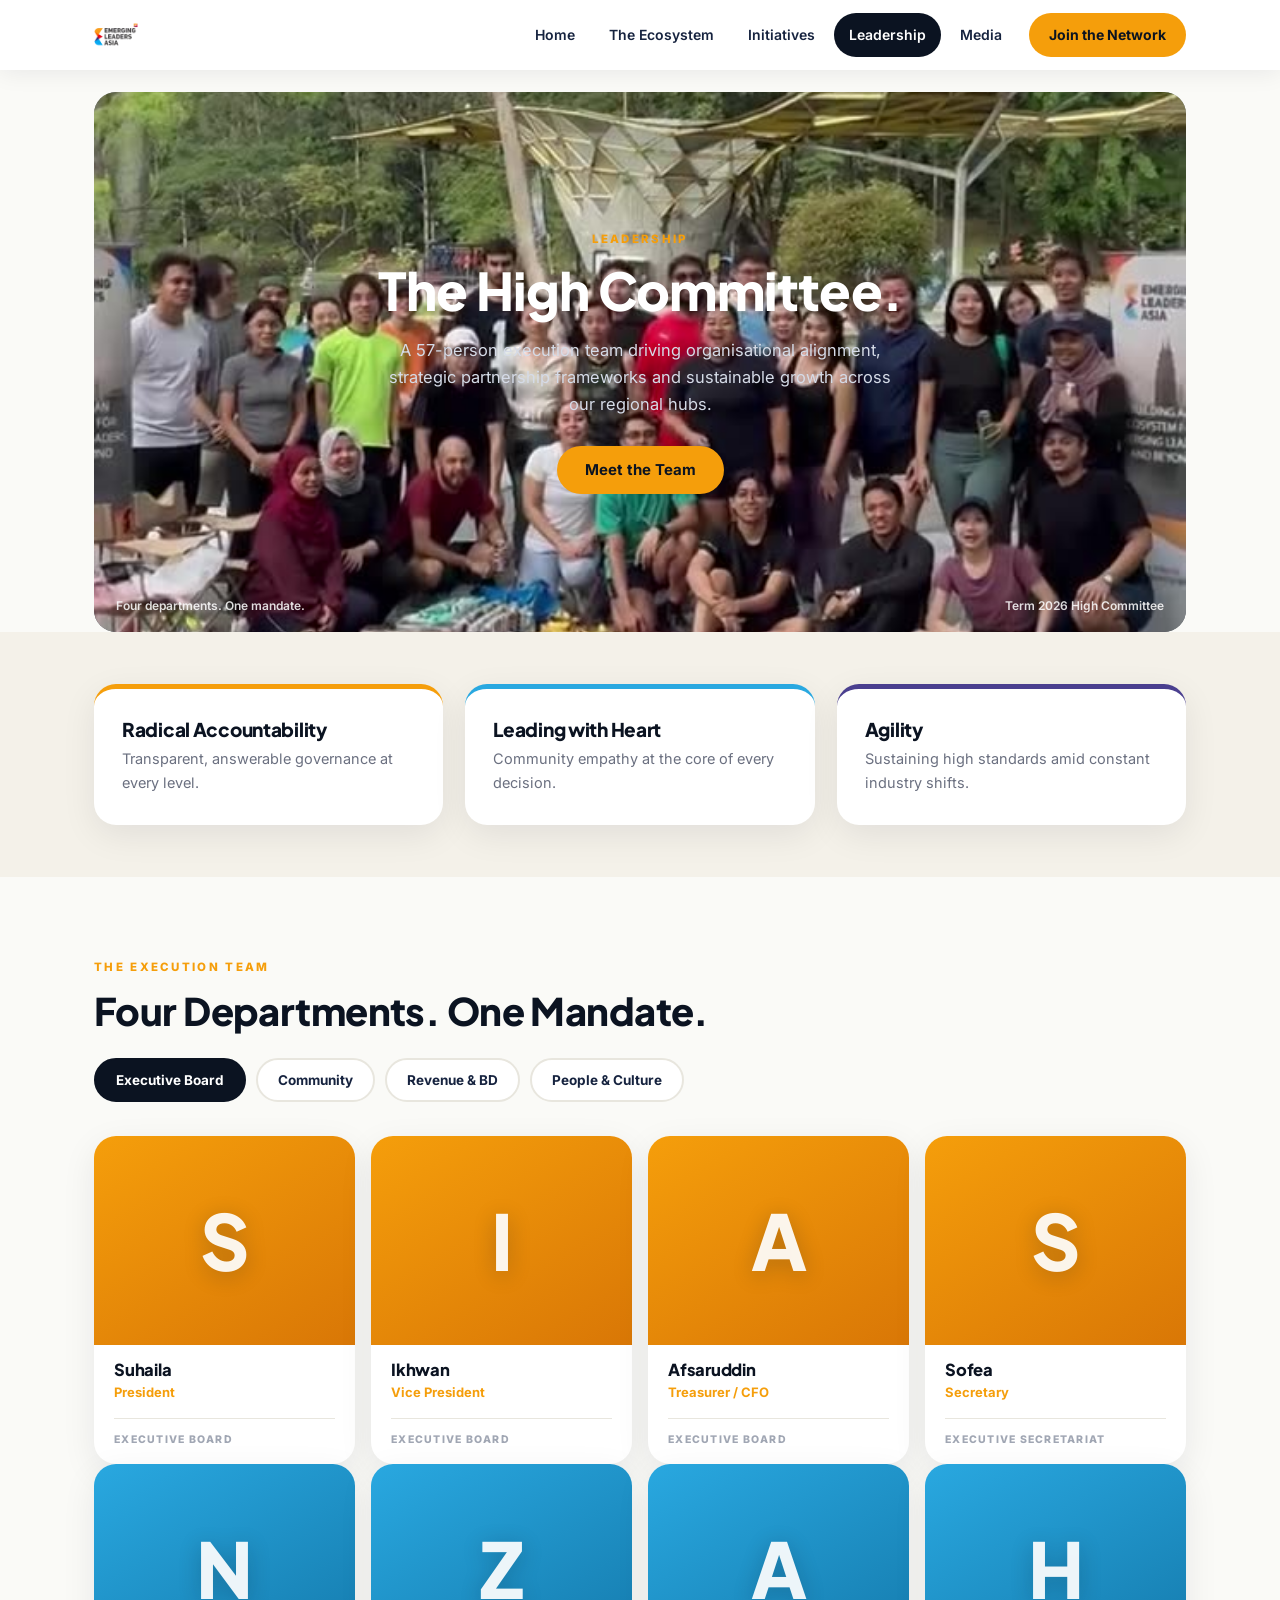
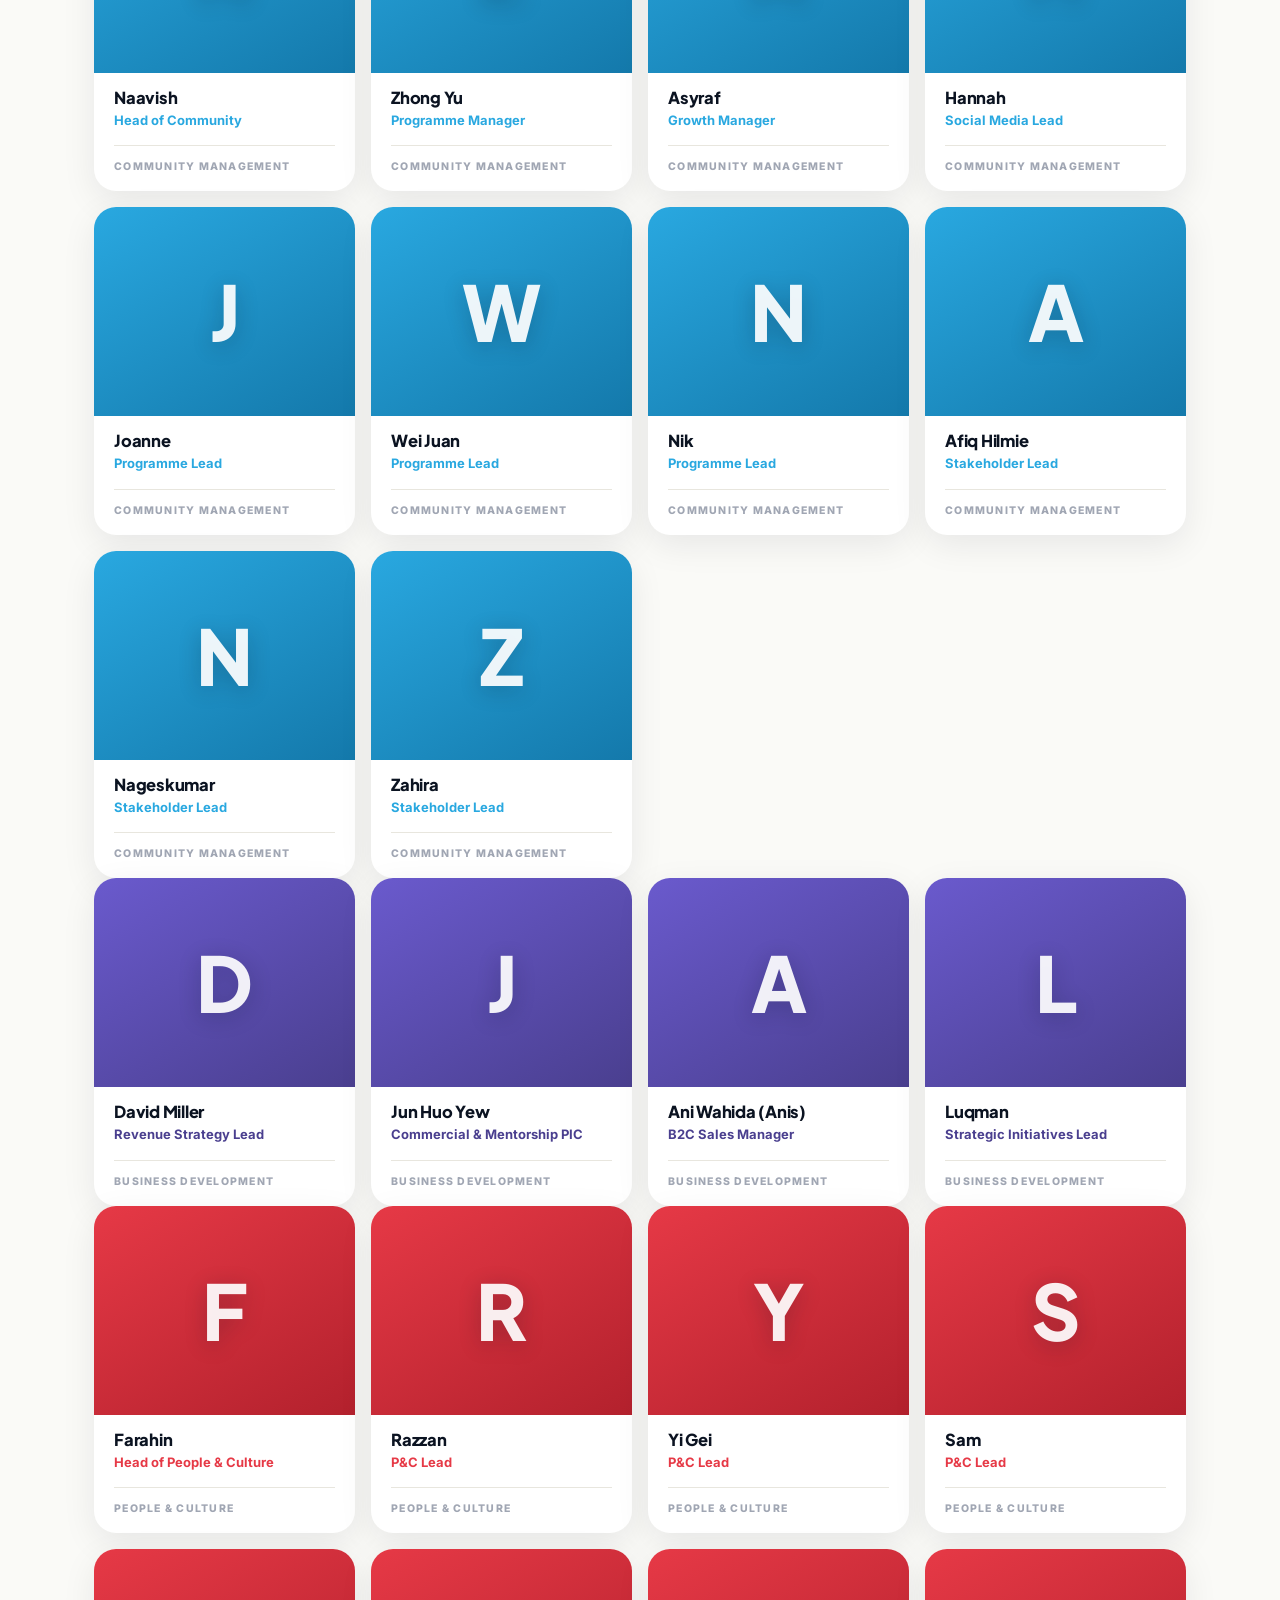
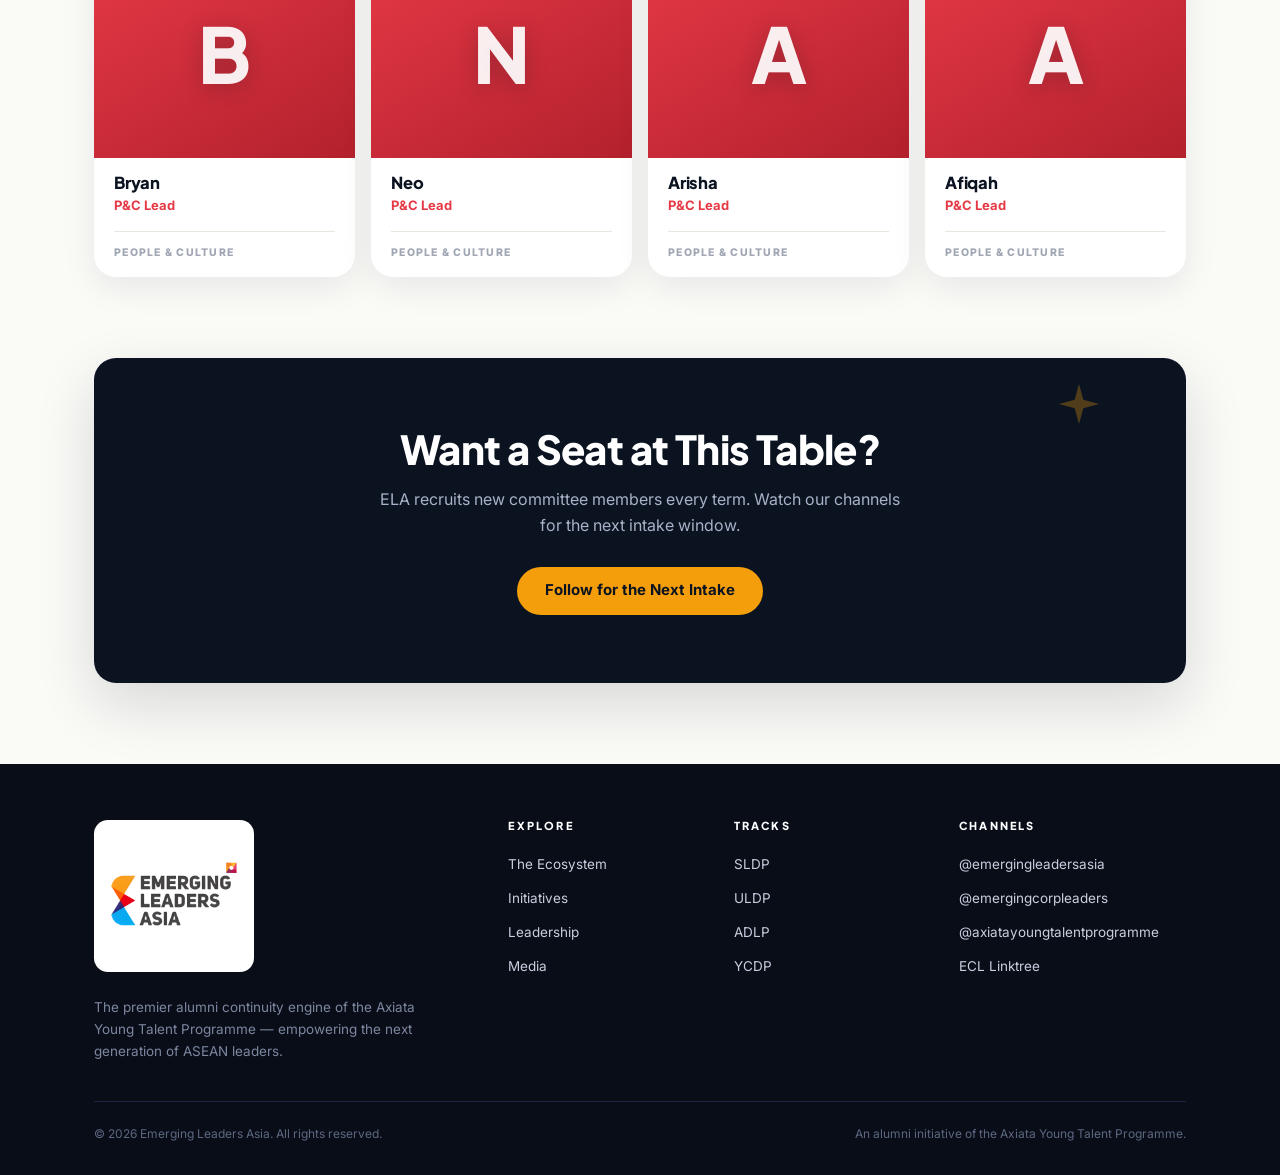
<file: leadership.html>
<!DOCTYPE html>
<html lang="en">
<head>
  <meta charset="UTF-8">
  <meta name="viewport" content="width=device-width, initial-scale=1.0">
  <title>Leadership — Emerging Leaders Asia</title>
  <meta name="description" content="Meet the High Committee of Emerging Leaders Asia — the 57-person execution team across the Executive Board, Community, Revenue and People & Culture departments.">
  <meta property="og:title" content="Leadership — Emerging Leaders Asia">
  <meta property="og:description" content="Four departments. One mandate. Meet the High Committee.">
  <meta property="og:image" content="https://emergingleadersasia.com/assets/img/og-cover.jpg">
  <meta property="og:type" content="website">
  <link rel="icon" href="data:image/svg+xml,%3Csvg xmlns='http://www.w3.org/2000/svg' viewBox='0 0 100 100'%3E%3Crect width='100' height='100' rx='20' fill='%230b1321'/%3E%3Cpath d='M50 14l9 27 27 9-27 9-9 27-9-27-27-9 27-9z' fill='%23f59e0b'/%3E%3C/svg%3E">
  <link rel="preconnect" href="https://fonts.googleapis.com">
  <link rel="preconnect" href="https://fonts.gstatic.com" crossorigin>
  <link href="https://fonts.googleapis.com/css2?family=Plus+Jakarta+Sans:wght@600;700;800&family=Inter:wght@400;500;600;700&display=swap" rel="stylesheet">
  <link rel="stylesheet" href="assets/css/main.css?v=5">
</head>
<body>

  <header class="nav">
    <div class="shell nav-inner">
      <a class="brand" href="index.html">
        <img src="assets/img/ELA-Logo.png" alt="Emerging Leaders Asia — official logo">
      </a>
      <button class="nav-burger" aria-label="Toggle menu" aria-expanded="false"><span></span><span></span><span></span></button>
      <nav class="nav-links" aria-label="Primary">
        <a href="index.html">Home</a>
        <a href="ecosystem.html">The Ecosystem</a>
        <a href="initiatives.html">Initiatives</a>
        <a href="leadership.html" class="active" aria-current="page">Leadership</a>
        <a href="media.html">Media</a>
        <a class="nav-cta" href="https://www.instagram.com/emergingleadersasia/" target="_blank" rel="noopener">Join the Network</a>
      </nav>
    </div>
  </header>

  <!-- ================= INSET HERO ================= -->
  <div class="hero-inset">
    <div class="shell">
      <div class="frame">
        <img class="bg" src="assets/video/v00_ela.jpg" alt="The ELA community together at a Run & Makan session" fetchpriority="high">
        <div class="inner">
          <p class="kicker" style="color:var(--amber);">Leadership</p>
          <h1>The High Committee.</h1>
          <p class="sub">A 57-person execution team driving organisational alignment, strategic partnership frameworks and sustainable growth across our regional hubs.</p>
          <div class="cta">
            <a class="btn btn-amber" href="#committee">Meet the Team</a>
          </div>
        </div>
        <span class="corner" style="left:22px;bottom:16px;">Four departments. One mandate.</span>
        <span class="corner" style="right:22px;bottom:16px;">Term 2026 High Committee</span>
      </div>
    </div>
  </div>

  <!-- ================= VALUES ================= -->
  <section class="section band" style="padding:52px 0;">
    <div class="shell grid c3 reveal">
      <div class="card t-amber"><h3 style="margin-top:0;">Radical Accountability</h3><p>Transparent, answerable governance at every level.</p></div>
      <div class="card t-blue"><h3 style="margin-top:0;">Leading with Heart</h3><p>Community empathy at the core of every decision.</p></div>
      <div class="card t-purple"><h3 style="margin-top:0;">Agility</h3><p>Sustaining high standards amid constant industry shifts.</p></div>
    </div>
  </section>

  <!-- ================= COMMITTEE ================= -->
  <section class="section" id="committee">
    <div class="shell">
      <div class="section-head reveal" style="margin-bottom:6px;">
        <p class="kicker">The Execution Team</p>
        <h2 class="h-section">Four Departments. One Mandate.</h2>
      </div>

      <div class="tabs reveal" role="tablist" aria-label="Committee departments">
        <button class="tab-btn active" data-tab="exec" role="tab" aria-selected="true">Executive Board</button>
        <button class="tab-btn" data-tab="community" role="tab" aria-selected="false">Community</button>
        <button class="tab-btn" data-tab="revenue" role="tab" aria-selected="false">Revenue &amp; BD</button>
        <button class="tab-btn" data-tab="pnc" role="tab" aria-selected="false">People &amp; Culture</button>
      </div>

      <!-- Executive Board -->
      <div class="people-grid" data-panel="exec">
        <div class="person-card reveal"><div class="avatar">S</div><h3>Suhaila</h3><div class="role">President</div><div class="team">Executive Board</div></div>
        <div class="person-card reveal"><div class="avatar">I</div><h3>Ikhwan</h3><div class="role">Vice President</div><div class="team">Executive Board</div></div>
        <div class="person-card reveal"><div class="avatar">A</div><h3>Afsaruddin</h3><div class="role">Treasurer / CFO</div><div class="team">Executive Board</div></div>
        <div class="person-card reveal"><div class="avatar">S</div><h3>Sofea</h3><div class="role">Secretary</div><div class="team">Executive Secretariat</div></div>
      </div>

      <!-- Community -->
      <div class="people-grid" data-panel="community" hidden>
        <div class="person-card t-blue"><div class="avatar">N</div><h3>Naavish</h3><div class="role">Head of Community</div><div class="team">Community Management</div></div>
        <div class="person-card t-blue"><div class="avatar">Z</div><h3>Zhong Yu</h3><div class="role">Programme Manager</div><div class="team">Community Management</div></div>
        <div class="person-card t-blue"><div class="avatar">A</div><h3>Asyraf</h3><div class="role">Growth Manager</div><div class="team">Community Management</div></div>
        <div class="person-card t-blue"><div class="avatar">H</div><h3>Hannah</h3><div class="role">Social Media Lead</div><div class="team">Community Management</div></div>
        <div class="person-card t-blue"><div class="avatar">J</div><h3>Joanne</h3><div class="role">Programme Lead</div><div class="team">Community Management</div></div>
        <div class="person-card t-blue"><div class="avatar">W</div><h3>Wei Juan</h3><div class="role">Programme Lead</div><div class="team">Community Management</div></div>
        <div class="person-card t-blue"><div class="avatar">N</div><h3>Nik</h3><div class="role">Programme Lead</div><div class="team">Community Management</div></div>
        <div class="person-card t-blue"><div class="avatar">A</div><h3>Afiq Hilmie</h3><div class="role">Stakeholder Lead</div><div class="team">Community Management</div></div>
        <div class="person-card t-blue"><div class="avatar">N</div><h3>Nageskumar</h3><div class="role">Stakeholder Lead</div><div class="team">Community Management</div></div>
        <div class="person-card t-blue"><div class="avatar">Z</div><h3>Zahira</h3><div class="role">Stakeholder Lead</div><div class="team">Community Management</div></div>
      </div>

      <!-- Revenue & BD -->
      <div class="people-grid" data-panel="revenue" hidden>
        <div class="person-card t-purple"><div class="avatar">D</div><h3>David Miller</h3><div class="role">Revenue Strategy Lead</div><div class="team">Business Development</div></div>
        <div class="person-card t-purple"><div class="avatar">J</div><h3>Jun Huo Yew</h3><div class="role">Commercial &amp; Mentorship PIC</div><div class="team">Business Development</div></div>
        <div class="person-card t-purple"><div class="avatar">A</div><h3>Ani Wahida (Anis)</h3><div class="role">B2C Sales Manager</div><div class="team">Business Development</div></div>
        <div class="person-card t-purple"><div class="avatar">L</div><h3>Luqman</h3><div class="role">Strategic Initiatives Lead</div><div class="team">Business Development</div></div>
      </div>

      <!-- People & Culture -->
      <div class="people-grid" data-panel="pnc" hidden>
        <div class="person-card t-red"><div class="avatar">F</div><h3>Farahin</h3><div class="role">Head of People &amp; Culture</div><div class="team">People &amp; Culture</div></div>
        <div class="person-card t-red"><div class="avatar">R</div><h3>Razzan</h3><div class="role">P&amp;C Lead</div><div class="team">People &amp; Culture</div></div>
        <div class="person-card t-red"><div class="avatar">Y</div><h3>Yi Gei</h3><div class="role">P&amp;C Lead</div><div class="team">People &amp; Culture</div></div>
        <div class="person-card t-red"><div class="avatar">S</div><h3>Sam</h3><div class="role">P&amp;C Lead</div><div class="team">People &amp; Culture</div></div>
        <div class="person-card t-red"><div class="avatar">B</div><h3>Bryan</h3><div class="role">P&amp;C Lead</div><div class="team">People &amp; Culture</div></div>
        <div class="person-card t-red"><div class="avatar">N</div><h3>Neo</h3><div class="role">P&amp;C Lead</div><div class="team">People &amp; Culture</div></div>
        <div class="person-card t-red"><div class="avatar">A</div><h3>Arisha</h3><div class="role">P&amp;C Lead</div><div class="team">People &amp; Culture</div></div>
        <div class="person-card t-red"><div class="avatar">A</div><h3>Afiqah</h3><div class="role">P&amp;C Lead</div><div class="team">People &amp; Culture</div></div>
      </div>
    </div>
  </section>

  <!-- ================= CTA ================= -->
  <section class="section" style="padding-top:0;">
    <div class="shell">
      <div class="cta-band reveal">
        <svg class="geo star" style="top:26px;right:8%;" width="40" height="40" viewBox="0 0 24 24" fill="currentColor" aria-hidden="true"><path d="M12 0l2.6 9.4L24 12l-9.4 2.6L12 24l-2.6-9.4L0 12l9.4-2.6z"/></svg>
        <h2>Want a Seat at This Table?</h2>
        <p>ELA recruits new committee members every term. Watch our channels for the next intake window.</p>
        <a class="btn btn-amber" href="https://www.instagram.com/emergingleadersasia/" target="_blank" rel="noopener">Follow for the Next Intake</a>
      </div>
    </div>
  </section>

  <footer class="footer">
    <div class="shell">
      <div class="footer-grid">
        <div>
          <span class="logo-chip"><img src="assets/img/ELA-Logo.png" alt="Emerging Leaders Asia logo"></span>
          <p>The premier alumni continuity engine of the Axiata Young Talent Programme — empowering the next generation of ASEAN leaders.</p>
        </div>
        <div>
          <h4>Explore</h4>
          <ul>
            <li><a href="ecosystem.html">The Ecosystem</a></li>
            <li><a href="initiatives.html">Initiatives</a></li>
            <li><a href="leadership.html">Leadership</a></li>
            <li><a href="media.html">Media</a></li>
          </ul>
        </div>
        <div>
          <h4>Tracks</h4>
          <ul>
            <li><a href="ecosystem.html#sldp">SLDP</a></li>
            <li><a href="ecosystem.html#uldp">ULDP</a></li>
            <li><a href="ecosystem.html#adlp">ADLP</a></li>
            <li><a href="ecosystem.html#ycdp">YCDP</a></li>
          </ul>
        </div>
        <div>
          <h4>Channels</h4>
          <ul>
            <li><a href="https://www.instagram.com/emergingleadersasia/" target="_blank" rel="noopener">@emergingleadersasia</a></li>
            <li><a href="https://www.instagram.com/emergingcorpleaders/" target="_blank" rel="noopener">@emergingcorpleaders</a></li>
            <li><a href="https://www.instagram.com/axiatayoungtalentprogramme/" target="_blank" rel="noopener">@axiatayoungtalentprogramme</a></li>
            <li><a href="https://linktr.ee/emergingcorpleaders" target="_blank" rel="noopener">ECL Linktree</a></li>
          </ul>
        </div>
      </div>
      <div class="footer-bottom">
        <span>© 2026 Emerging Leaders Asia. All rights reserved.</span>
        <span>An alumni initiative of the Axiata Young Talent Programme.</span>
      </div>
    </div>
  </footer>

  <script src="assets/js/main.js"></script>
</body>
</html>
</file>
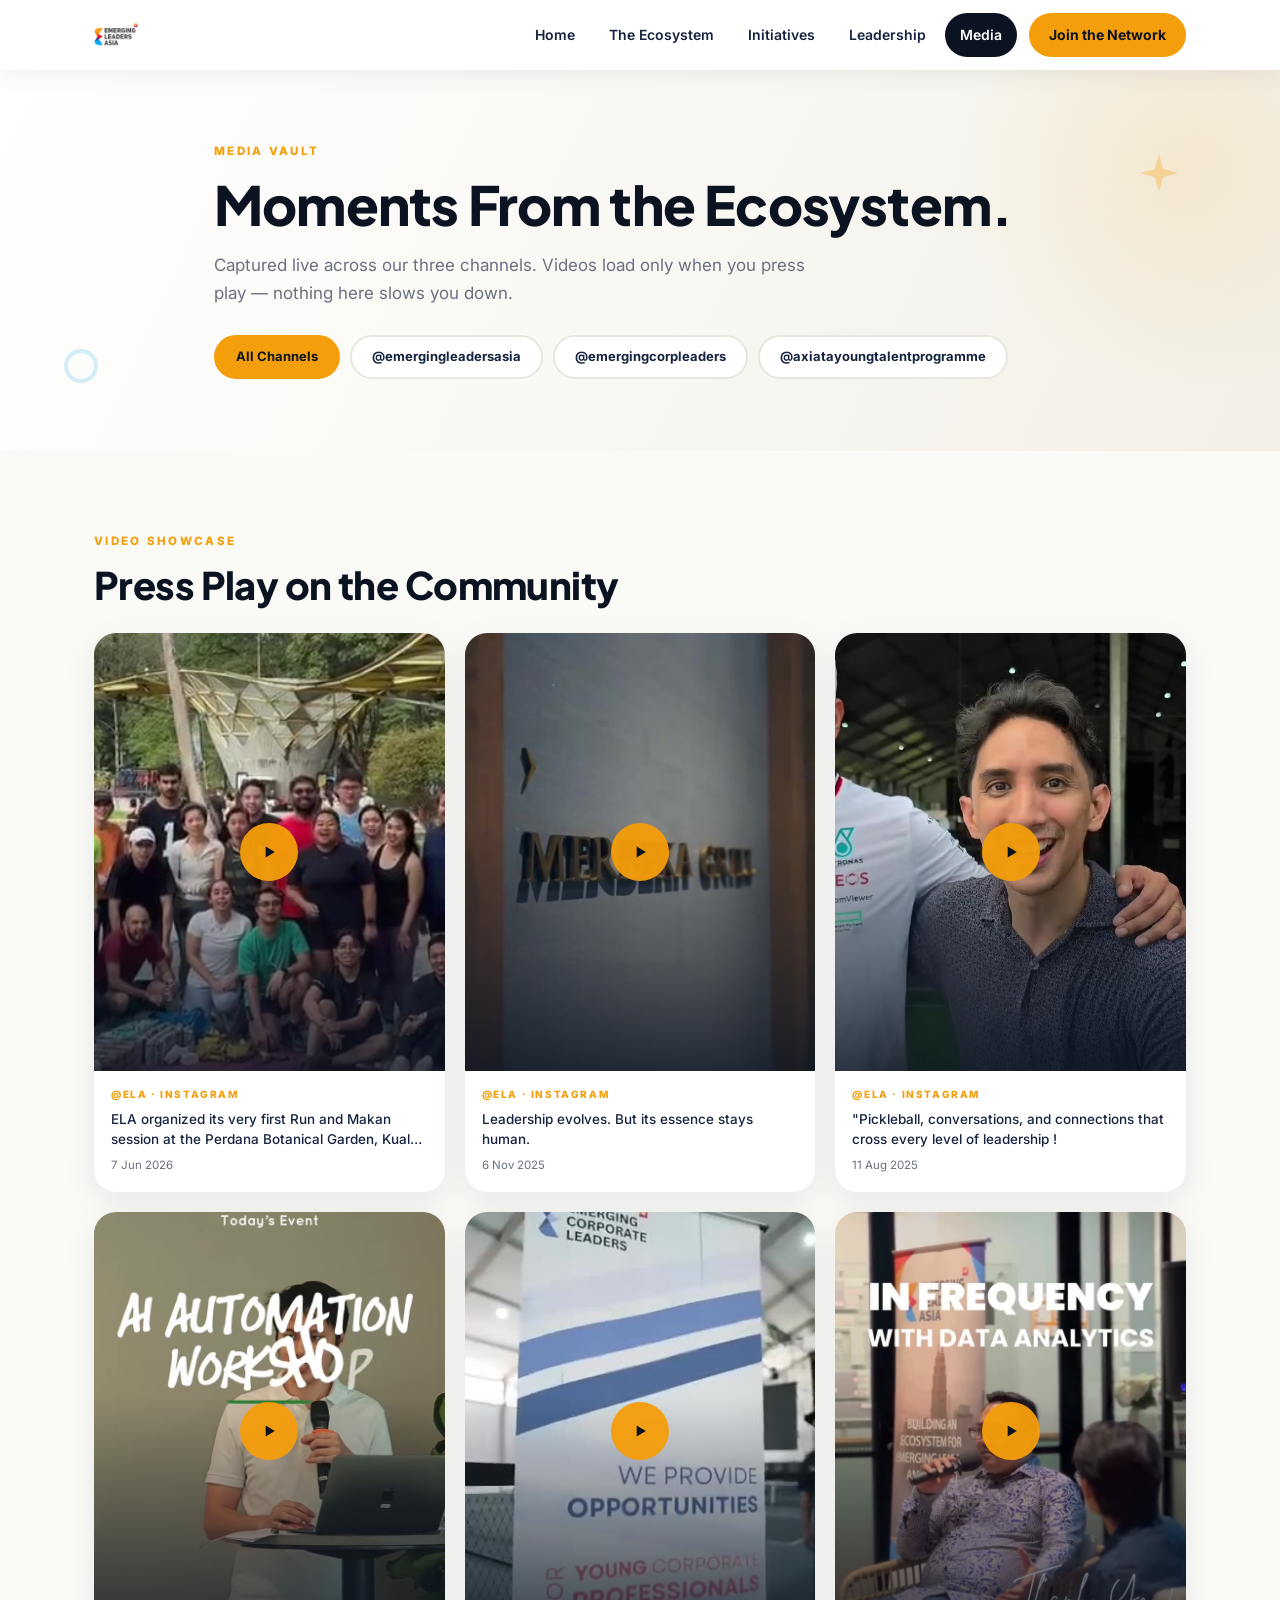
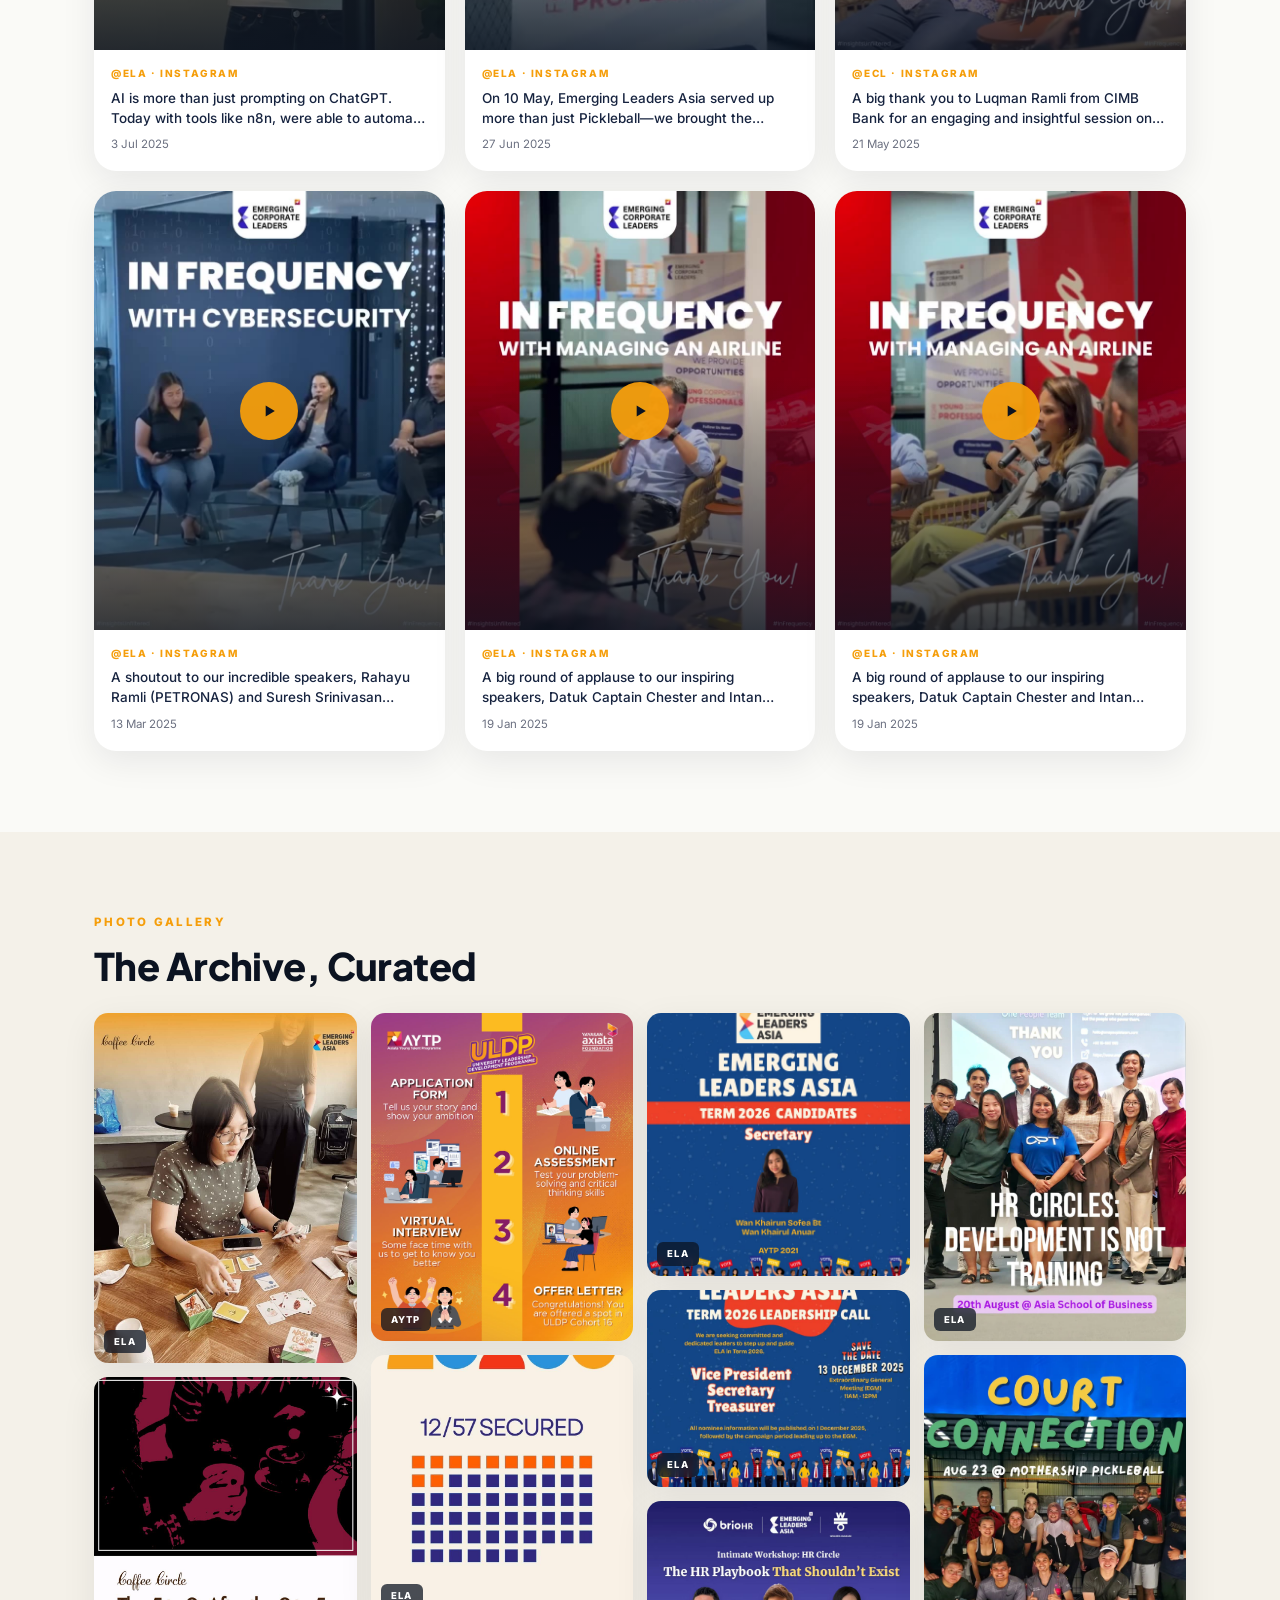
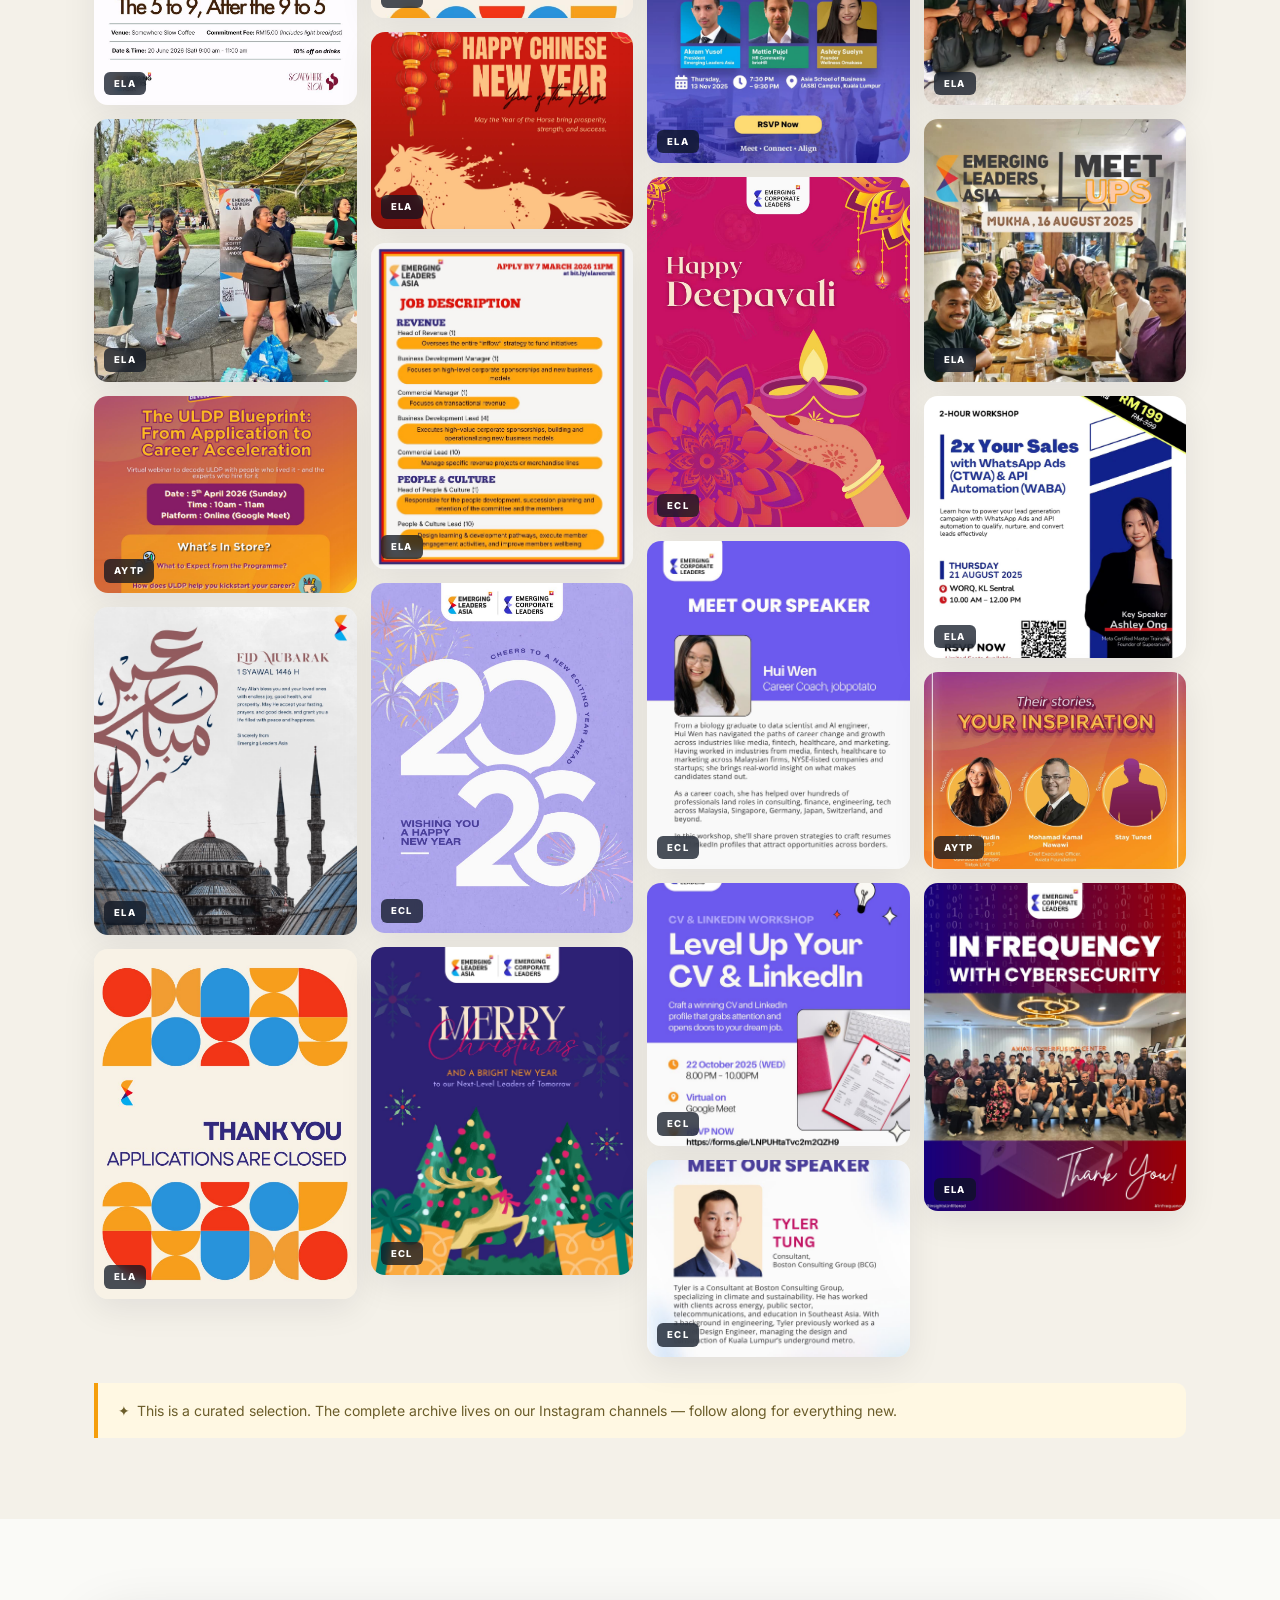
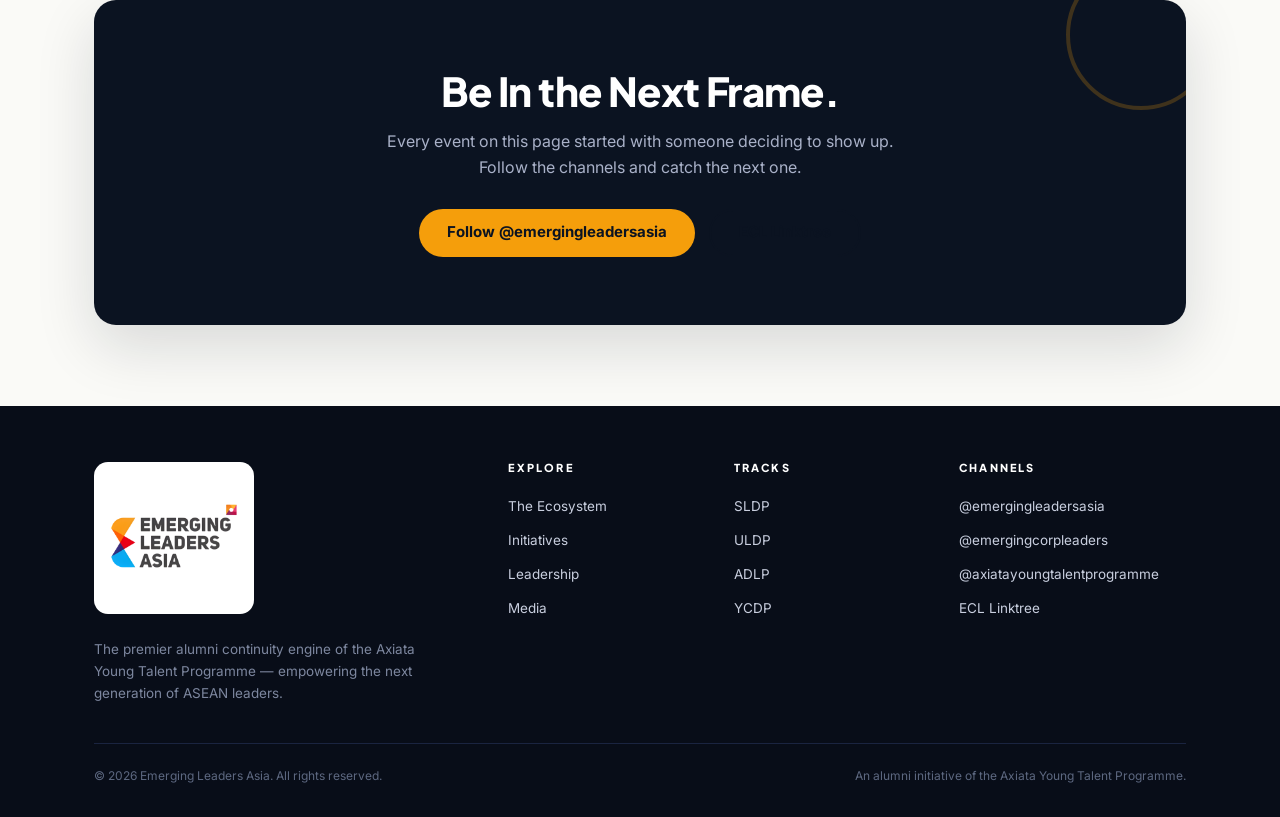
<file: media.html>
<!DOCTYPE html>
<html lang="en">
<head>
  <meta charset="UTF-8">
  <meta name="viewport" content="width=device-width, initial-scale=1.0">
  <title>Media — Emerging Leaders Asia</title>
  <meta name="description" content="Videos and photos from the Emerging Leaders Asia ecosystem — captured live across @emergingleadersasia, @emergingcorpleaders and @axiatayoungtalentprogramme.">
  <meta property="og:title" content="Media — Emerging Leaders Asia">
  <meta property="og:description" content="Moments from the ecosystem, captured live across three channels.">
  <meta property="og:image" content="https://emergingleadersasia.com/assets/img/og-cover.jpg">
  <meta property="og:type" content="website">
  <link rel="icon" href="data:image/svg+xml,%3Csvg xmlns='http://www.w3.org/2000/svg' viewBox='0 0 100 100'%3E%3Crect width='100' height='100' rx='20' fill='%230b1321'/%3E%3Cpath d='M50 14l9 27 27 9-27 9-9 27-9-27-27-9 27-9z' fill='%23f59e0b'/%3E%3C/svg%3E">
  <link rel="preconnect" href="https://fonts.googleapis.com">
  <link rel="preconnect" href="https://fonts.gstatic.com" crossorigin>
  <link href="https://fonts.googleapis.com/css2?family=Plus+Jakarta+Sans:wght@600;700;800&family=Inter:wght@400;500;600;700&display=swap" rel="stylesheet">
  <link rel="stylesheet" href="assets/css/main.css?v=5">
</head>
<body>

  <header class="nav">
    <div class="shell nav-inner">
      <a class="brand" href="index.html">
        <img src="assets/img/ELA-Logo.png" alt="Emerging Leaders Asia — official logo">
      </a>
      <button class="nav-burger" aria-label="Toggle menu" aria-expanded="false"><span></span><span></span><span></span></button>
      <nav class="nav-links" aria-label="Primary">
        <a href="index.html">Home</a>
        <a href="ecosystem.html">The Ecosystem</a>
        <a href="initiatives.html">Initiatives</a>
        <a href="leadership.html">Leadership</a>
        <a href="media.html" class="active" aria-current="page">Media</a>
        <a class="nav-cta" href="https://www.instagram.com/emergingleadersasia/" target="_blank" rel="noopener">Join the Network</a>
      </nav>
    </div>
  </header>

  <!-- ================= HERO (solo) ================= -->
  <div class="hero solo">
    <svg class="geo star" style="right:8%;top:22%;" width="38" height="38" viewBox="0 0 24 24" fill="currentColor" aria-hidden="true"><path d="M12 0l2.6 9.4L24 12l-9.4 2.6L12 24l-2.6-9.4L0 12l9.4-2.6z"/></svg>
    <span class="geo ring-blue" style="left:5%;bottom:18%;width:34px;height:34px;" aria-hidden="true"></span>
    <div class="shell">
      <div>
        <p class="kicker">Media Vault</p>
        <h1>Moments From the Ecosystem.</h1>
        <p class="sub">Captured live across our three channels. Videos load only when you press play — nothing here slows you down.</p>
        <div class="filter-bar" style="margin-top:28px;">
          <button class="filter-btn active" data-filter="ALL">All Channels</button>
          <button class="filter-btn" data-filter="ELA">@emergingleadersasia</button>
          <button class="filter-btn" data-filter="ECL">@emergingcorpleaders</button>
          <button class="filter-btn" data-filter="AYTP">@axiatayoungtalentprogramme</button>
        </div>
      </div>
    </div>
  </div>

  <!-- ================= VIDEO SHOWCASE ================= -->
  <section class="section">
    <div class="shell">
      <div class="section-head reveal" style="margin-bottom:26px;">
        <p class="kicker">Video Showcase</p>
        <h2 class="h-section">Press Play on the Community</h2>
      </div>
      <div class="video-grid" id="video-grid"></div>
    </div>
  </section>

  <!-- ================= PHOTO GALLERY ================= -->
  <section class="section band">
    <div class="shell">
      <div class="section-head reveal" style="margin-bottom:26px;">
        <p class="kicker">Photo Gallery</p>
        <h2 class="h-section">The Archive, Curated</h2>
      </div>
      <div class="photo-grid" id="photo-grid"></div>
      <div class="note reveal">
        ✦&ensp;This is a curated selection. The complete archive lives on our Instagram channels — follow along for everything new.
      </div>
    </div>
  </section>

  <!-- ================= CTA ================= -->
  <section class="section">
    <div class="shell">
      <div class="cta-band reveal">
        <span class="geo ring" style="top:-40px;right:-30px;width:150px;height:150px;border-color:rgba(245,158,11,.22);" aria-hidden="true"></span>
        <h2>Be In the Next Frame.</h2>
        <p>Every event on this page started with someone deciding to show up. Follow the channels and catch the next one.</p>
        <div style="display:flex;gap:14px;justify-content:center;flex-wrap:wrap;">
          <a class="btn btn-amber" href="https://www.instagram.com/emergingleadersasia/" target="_blank" rel="noopener">Follow @emergingleadersasia</a>
          <a class="btn btn-ghost" href="https://linktr.ee/emergingcorpleaders" target="_blank" rel="noopener">ECL Linktree</a>
        </div>
      </div>
    </div>
  </section>

  <footer class="footer">
    <div class="shell">
      <div class="footer-grid">
        <div>
          <span class="logo-chip"><img src="assets/img/ELA-Logo.png" alt="Emerging Leaders Asia logo"></span>
          <p>The premier alumni continuity engine of the Axiata Young Talent Programme — empowering the next generation of ASEAN leaders.</p>
        </div>
        <div>
          <h4>Explore</h4>
          <ul>
            <li><a href="ecosystem.html">The Ecosystem</a></li>
            <li><a href="initiatives.html">Initiatives</a></li>
            <li><a href="leadership.html">Leadership</a></li>
            <li><a href="media.html">Media</a></li>
          </ul>
        </div>
        <div>
          <h4>Tracks</h4>
          <ul>
            <li><a href="ecosystem.html#sldp">SLDP</a></li>
            <li><a href="ecosystem.html#uldp">ULDP</a></li>
            <li><a href="ecosystem.html#adlp">ADLP</a></li>
            <li><a href="ecosystem.html#ycdp">YCDP</a></li>
          </ul>
        </div>
        <div>
          <h4>Channels</h4>
          <ul>
            <li><a href="https://www.instagram.com/emergingleadersasia/" target="_blank" rel="noopener">@emergingleadersasia</a></li>
            <li><a href="https://www.instagram.com/emergingcorpleaders/" target="_blank" rel="noopener">@emergingcorpleaders</a></li>
            <li><a href="https://www.instagram.com/axiatayoungtalentprogramme/" target="_blank" rel="noopener">@axiatayoungtalentprogramme</a></li>
            <li><a href="https://linktr.ee/emergingcorpleaders" target="_blank" rel="noopener">ECL Linktree</a></li>
          </ul>
        </div>
      </div>
      <div class="footer-bottom">
        <span>© 2026 Emerging Leaders Asia. All rights reserved.</span>
        <span>An alumni initiative of the Axiata Young Talent Programme.</span>
      </div>
    </div>
  </footer>

  <script src="assets/data/media.js"></script>
  <script src="assets/js/main.js"></script>
</body>
</html>
</file>
<file: assets/css/main.css>
/* ============================================================
   ELA — Emerging Leaders Asia · Design System v2
   Light warm theme in the ELA web family style.
   Primary: Deep Navy #0b1321 · Accent: Operational Amber #f59e0b
   Logo support accents: orange · red · blue · purple
   ============================================================ */

:root {
  --navy: #0b1321;
  --navy2: #16233f;
  --navy3: #080d18;
  --bg: #fafaf7;
  --cream: #f4f1e9;
  --paper: #ffffff;
  --ink: #141a28;
  --grey: #6b7080;
  --line: #e8e6de;
  --amber: #f59e0b;
  --amber-soft: rgba(245, 158, 11, 0.14);
  --orange: #f79433;
  --red: #e63946;
  --blue: #29a8e0;
  --purple: #4a3f8f;
  --font-display: "Plus Jakarta Sans", "Inter", system-ui, sans-serif;
  --font-body: "Inter", system-ui, -apple-system, sans-serif;
  --ease: cubic-bezier(0.22, 1, 0.36, 1);
  --radius: 14px;
  --radius-lg: 22px;
  --shadow: 0 10px 34px rgba(11, 19, 33, 0.08);
  --shadow-lg: 0 22px 60px rgba(11, 19, 33, 0.14);
  --maxw: 1140px;
}

*, *::before, *::after { box-sizing: border-box; margin: 0; padding: 0; }
html { scroll-behavior: smooth; }
body {
  font-family: var(--font-body);
  color: var(--ink);
  background: var(--bg);
  line-height: 1.65;
  font-size: 16px;
  -webkit-font-smoothing: antialiased;
  overflow-x: hidden;
}
img, video { max-width: 100%; display: block; }
a { color: inherit; text-decoration: none; }
ul { list-style: none; }
button { font: inherit; cursor: pointer; border: none; background: none; color: inherit; }
::selection { background: var(--amber); color: var(--navy); }

.shell { max-width: var(--maxw); margin: 0 auto; padding: 0 24px; }
section { position: relative; }
.section { padding: clamp(56px, 9vh, 92px) 0; position: relative; }

/* ---------- typography ---------- */
h1, h2, h3, h4 { font-family: var(--font-display); font-weight: 800; line-height: 1.15; color: var(--navy); letter-spacing: -0.015em; }
.kicker {
  font-size: 11.5px;
  font-weight: 800;
  letter-spacing: 0.2em;
  text-transform: uppercase;
  color: var(--amber);
  margin-bottom: 12px;
}
.h-section { font-size: clamp(26px, 3.6vw, 38px); margin-bottom: 14px; }
.lede { font-size: 16.5px; color: var(--grey); max-width: 62ch; }
.center { text-align: center; }
.center .lede { margin-left: auto; margin-right: auto; }
.section-head { margin-bottom: clamp(30px, 5vh, 46px); }

/* ---------- geometric brand accents (Star + Round Shape) ---------- */
.geo { position: absolute; pointer-events: none; }
.geo.star { color: rgba(245, 158, 11, 0.3); }
.geo.star-blue { color: rgba(41, 168, 224, 0.28); }
.geo.ring { border-radius: 50%; border: 4px solid rgba(245, 158, 11, 0.2); }
.geo.ring-blue { border-radius: 50%; border: 4px solid rgba(41, 168, 224, 0.2); }
.geo.dot { border-radius: 50%; background: rgba(245, 158, 11, 0.16); }

/* ---------- nav (white, floating) ---------- */
.nav {
  position: sticky;
  top: 0;
  z-index: 60;
  background: rgba(255, 255, 255, 0.94);
  backdrop-filter: blur(12px);
  -webkit-backdrop-filter: blur(12px);
  box-shadow: 0 2px 24px rgba(11, 19, 33, 0.08);
}
.nav-inner { display: flex; align-items: center; justify-content: space-between; min-height: 70px; gap: 20px; }
.brand { display: flex; align-items: center; gap: 12px; min-height: 44px; }
.brand img { height: 40px; width: auto; }
.brand .t { font-family: var(--font-display); font-weight: 800; font-size: 13.5px; letter-spacing: 0.1em; color: var(--navy); line-height: 1.25; }
.brand .t small { display: block; font-weight: 600; font-size: 8.5px; letter-spacing: 0.26em; color: var(--grey); }

.nav-links { display: flex; align-items: center; gap: 4px; }
.nav-links a {
  display: inline-flex;
  align-items: center;
  min-height: 44px;
  padding: 0 15px;
  border-radius: 999px;
  font-size: 14px;
  font-weight: 600;
  color: var(--navy2);
  transition: background 0.25s var(--ease), color 0.25s var(--ease);
}
.nav-links a:hover { background: var(--cream); }
.nav-links a.active { background: var(--navy); color: #fff; }
.nav-links a.nav-cta {
  margin-left: 8px;
  background: var(--amber);
  color: var(--navy);
  font-weight: 700;
  padding: 0 20px;
}
.nav-links a.nav-cta:hover { background: #fbb034; }

.nav-burger { display: none; flex-direction: column; justify-content: center; align-items: center; gap: 5px; width: 44px; height: 44px; }
.nav-burger span { width: 22px; height: 2.5px; border-radius: 2px; background: var(--navy); transition: 0.25s; }

@media (max-width: 920px) {
  .nav-burger { display: flex; }
  .nav-links {
    position: absolute;
    top: 100%;
    left: 0;
    right: 0;
    flex-direction: column;
    align-items: stretch;
    background: #fff;
    box-shadow: 0 18px 30px rgba(11, 19, 33, 0.15);
    padding: 12px 22px 20px;
    display: none;
  }
  .nav-links.open { display: flex; }
  .nav-links a { min-height: 48px; border-radius: 10px; }
  .nav-links a.nav-cta { margin: 8px 0 0; justify-content: center; }
}

/* ---------- hero (light, two-column, rotated photo card) ---------- */
.hero {
  position: relative;
  overflow: hidden;
  background: linear-gradient(115deg, #ffffff 0%, #f8f7f2 55%, #f2efe6 100%);
}
.hero::before {
  content: "";
  position: absolute;
  right: -140px;
  top: -140px;
  width: 480px;
  height: 480px;
  border-radius: 50%;
  background: radial-gradient(circle, rgba(245, 158, 11, 0.12), transparent 65%);
}
.hero .shell {
  position: relative;
  z-index: 2;
  display: grid;
  grid-template-columns: 1.05fr 0.95fr;
  gap: 48px;
  align-items: center;
  padding-top: clamp(48px, 8vh, 76px);
  padding-bottom: clamp(48px, 8vh, 76px);
}
.hero.solo .shell { grid-template-columns: 1fr; max-width: 900px; }
.hero h1 { font-size: clamp(32px, 5vw, 54px); }
.hero .sub { color: var(--grey); font-size: 17px; max-width: 54ch; margin: 16px 0 8px; }
.hero .meta { display: flex; flex-wrap: wrap; gap: 10px; margin-top: 22px; }
.hero .meta span {
  background: #fff;
  border: 1px solid var(--line);
  box-shadow: var(--shadow);
  padding: 9px 17px;
  border-radius: 999px;
  font-size: 13.5px;
  font-weight: 600;
  color: var(--navy2);
}
.hero .cta { margin-top: 26px; display: flex; gap: 12px; flex-wrap: wrap; }
.hero .photo { position: relative; }
.hero .photo img { border-radius: var(--radius-lg); box-shadow: var(--shadow-lg); transform: rotate(1.6deg); width: 100%; object-fit: cover; }
.hero .photo::after {
  content: "";
  position: absolute;
  inset: auto -16px -16px auto;
  width: 84px;
  height: 84px;
  background: rgba(245, 158, 11, 0.35);
  border-radius: 18px;
  transform: rotate(12deg);
  z-index: -1;
}
.hero .photo::before {
  content: "";
  position: absolute;
  left: -18px;
  top: -14px;
  width: 60px;
  height: 60px;
  border: 5px solid rgba(41, 168, 224, 0.3);
  border-radius: 50%;
  z-index: -1;
}
@media (max-width: 880px) {
  .hero .shell { grid-template-columns: 1fr; gap: 30px; }
  .hero .photo { max-width: 520px; }
}

/* ---------- buttons ---------- */
.btn {
  display: inline-flex;
  align-items: center;
  justify-content: center;
  gap: 8px;
  min-height: 48px;
  padding: 0 28px;
  border-radius: 999px;
  font-weight: 700;
  font-size: 15px;
  transition: transform 0.2s var(--ease), box-shadow 0.2s var(--ease), background 0.2s var(--ease);
}
.btn:hover { transform: translateY(-2px); box-shadow: var(--shadow); }
.btn-amber { background: var(--amber); color: var(--navy); }
.btn-amber:hover { background: #fbb034; }
.btn-navy { background: var(--navy); color: #fff; }
.btn-ghost { background: transparent; color: var(--navy); border: 2px solid var(--navy); }

/* ---------- bands ---------- */
.band { background: var(--cream); }
.band-deep { background: var(--navy); color: #e6e9f2; }
.band-deep h1, .band-deep h2, .band-deep h3 { color: #fff; }
.band-deep .kicker { color: var(--amber); }
.band-deep .lede { color: #a9b1c8; }
.band-deep .btn-ghost { color: #fff; border-color: rgba(255, 255, 255, 0.6); }

/* ---------- cards & grids ---------- */
.grid { display: grid; gap: 22px; }
.grid.c2 { grid-template-columns: repeat(2, 1fr); }
.grid.c3 { grid-template-columns: repeat(3, 1fr); }
.grid.c4 { grid-template-columns: repeat(4, 1fr); }
@media (max-width: 880px) { .grid.c3, .grid.c4 { grid-template-columns: repeat(2, 1fr); } }
@media (max-width: 580px) { .grid.c2, .grid.c3, .grid.c4 { grid-template-columns: 1fr; } }

.card {
  background: var(--paper);
  border-radius: var(--radius-lg);
  padding: 30px 28px;
  box-shadow: var(--shadow);
  border-top: 5px solid transparent;
  transition: transform 0.25s var(--ease), box-shadow 0.25s var(--ease);
  display: block;
}
.card:hover { transform: translateY(-4px); box-shadow: var(--shadow-lg); }
.card h3 { margin: 14px 0 6px; font-size: 19px; }
.card p { color: var(--grey); font-size: 14.5px; }
.card .icon {
  width: 52px;
  height: 52px;
  border-radius: 50%;
  display: grid;
  place-items: center;
  color: #fff;
}
.card .tag {
  display: inline-block;
  margin-top: 12px;
  font-size: 11px;
  font-weight: 800;
  letter-spacing: 0.12em;
  text-transform: uppercase;
  padding: 5px 13px;
  border-radius: 999px;
  color: #fff;
}
.card .full-name { font-size: 12.5px; font-weight: 600; color: var(--grey); letter-spacing: 0.02em; margin-top: -2px; }

.card.t-amber { border-top-color: var(--amber); }  .card.t-amber .icon, .card.t-amber .tag { background: var(--amber); color: var(--navy); }
.card.t-blue { border-top-color: var(--blue); }    .card.t-blue .icon, .card.t-blue .tag { background: var(--blue); }
.card.t-red { border-top-color: var(--red); }      .card.t-red .icon, .card.t-red .tag { background: var(--red); }
.card.t-purple { border-top-color: var(--purple); }.card.t-purple .icon, .card.t-purple .tag { background: var(--purple); }
.card.t-navy { border-top-color: var(--navy2); }   .card.t-navy .icon, .card.t-navy .tag { background: var(--navy2); }

/* initiative cards (richer variant) */
.init-topics { margin-top: 14px; display: flex; flex-direction: column; gap: 7px; }
.init-topics li { display: flex; gap: 10px; font-size: 13.5px; color: var(--navy2); font-weight: 500; }
.init-topics li::before { content: "✦"; color: var(--amber); font-size: 11px; margin-top: 2px; }
.init-stats { display: grid; grid-template-columns: 1fr 1fr; gap: 10px; border-top: 1px solid var(--line); padding-top: 15px; margin-top: 18px; }
.init-stats div { text-align: center; }
.init-stats .k { font-size: 10px; font-weight: 800; letter-spacing: 0.14em; text-transform: uppercase; color: #9aa1af; }
.init-stats .v { font-family: var(--font-display); font-weight: 800; color: var(--navy); font-size: 15px; margin-top: 2px; }

/* ---------- pills ---------- */
.pill-row { display: flex; flex-wrap: wrap; gap: 10px; margin-top: 18px; }
.pill-row span { background: var(--paper); box-shadow: var(--shadow); padding: 9px 18px; border-radius: 999px; font-size: 13.5px; font-weight: 600; color: var(--navy2); }

/* ---------- stat strip / count-up ---------- */
.stat-strip { display: grid; grid-template-columns: repeat(4, 1fr); gap: 18px; }
@media (max-width: 860px) { .stat-strip { grid-template-columns: repeat(2, 1fr); } }
.stat-strip .cell { background: var(--paper); border-radius: var(--radius); box-shadow: var(--shadow); padding: 24px 22px; border-bottom: 4px solid var(--amber); }
.stat-strip .num { font-family: var(--font-display); font-size: clamp(28px, 3.4vw, 40px); font-weight: 800; color: var(--navy); line-height: 1; }
.stat-strip .lbl { font-size: 12.5px; font-weight: 600; color: var(--grey); margin-top: 9px; }
.band-deep .stat-strip .cell { background: var(--navy2); border-bottom-color: var(--amber); }
.band-deep .stat-strip .num { color: #fff; }
.band-deep .stat-strip .lbl { color: #a9b1c8; }

/* ---------- steps ---------- */
.steps { counter-reset: s; display: grid; gap: 18px; }
.step { background: var(--paper); border-radius: var(--radius); padding: 22px 24px 22px 78px; position: relative; box-shadow: var(--shadow); }
.step::before {
  counter-increment: s;
  content: counter(s);
  position: absolute;
  left: 20px;
  top: 50%;
  transform: translateY(-50%);
  width: 42px;
  height: 42px;
  border-radius: 50%;
  background: var(--amber);
  color: var(--navy);
  font-family: var(--font-display);
  font-weight: 800;
  display: flex;
  align-items: center;
  justify-content: center;
}
.step h3 { margin-bottom: 4px; font-size: 17px; }
.step p { color: var(--grey); font-size: 14.5px; }

/* ---------- timeline ---------- */
.timeline { position: relative; margin-left: 14px; }
.timeline::before { content: ""; position: absolute; left: 0; top: 6px; bottom: 6px; width: 3px; background: var(--line); border-radius: 2px; }
.tl-item { position: relative; padding: 0 0 32px 34px; }
.tl-item:last-child { padding-bottom: 0; }
.tl-item::before { content: ""; position: absolute; left: -7.5px; top: 5px; width: 18px; height: 18px; border-radius: 50%; background: var(--amber); border: 4px solid var(--bg); }
.tl-item.alt::before { background: var(--blue); }
.tl-item .when { font-size: 11.5px; font-weight: 800; letter-spacing: 0.14em; text-transform: uppercase; color: var(--amber); }
.tl-item.alt .when { color: var(--blue); }
.tl-item h3 { margin: 2px 0 4px; font-size: 18px; }
.tl-item p { color: var(--grey); font-size: 14.5px; max-width: 62ch; }
.band-deep .timeline::before { background: rgba(255, 255, 255, 0.14); }
.band-deep .tl-item::before { border-color: var(--navy); }
.band-deep .tl-item p { color: #a9b1c8; }

/* ---------- check list ---------- */
.check-list { display: flex; flex-direction: column; gap: 15px; }
.check-list li { display: flex; gap: 14px; align-items: flex-start; }
.check-list .ck {
  flex-shrink: 0;
  width: 28px;
  height: 28px;
  border-radius: 50%;
  display: grid;
  place-items: center;
  background: var(--amber-soft);
  color: var(--amber);
  font-size: 12px;
  font-weight: 800;
  margin-top: 2px;
}
.check-list b { display: block; color: var(--navy); font-size: 15.5px; font-family: var(--font-display); }
.check-list span.d { font-size: 14px; color: var(--grey); }
.band-deep .check-list b { color: #fff; }
.band-deep .check-list span.d { color: #a9b1c8; }

/* ---------- partner ticker ---------- */
.ticker-wrap {
  overflow: hidden;
  display: flex;
  -webkit-mask-image: linear-gradient(to right, transparent 0, #000 110px, #000 calc(100% - 110px), transparent 100%);
  mask-image: linear-gradient(to right, transparent 0, #000 110px, #000 calc(100% - 110px), transparent 100%);
}
.ticker-track { display: flex; align-items: center; flex-shrink: 0; animation: ticker 30s linear infinite; }
.ticker-track li { margin: 0 42px; font-family: var(--font-display); font-size: 19px; font-weight: 800; color: #b9bccb; white-space: nowrap; transition: color 0.3s var(--ease); cursor: default; }
.ticker-track li:hover { color: var(--amber); }
@keyframes ticker { to { transform: translateX(-100%); } }
@media (prefers-reduced-motion: reduce) {
  .ticker-track { animation: none; }
  html { scroll-behavior: auto; }
}

/* ---------- feature split ---------- */
.feature-split { display: grid; grid-template-columns: minmax(0, 5fr) minmax(0, 7fr); gap: clamp(28px, 5vw, 60px); align-items: start; }
.feature-split.even { grid-template-columns: 1fr 1fr; align-items: center; }
@media (max-width: 900px) { .feature-split, .feature-split.even { grid-template-columns: 1fr; } }

/* ---------- tabs ---------- */
.tabs { display: flex; flex-wrap: wrap; gap: 10px; margin: 26px 0 34px; }
.tab-btn {
  min-height: 44px;
  padding: 0 20px;
  border-radius: 999px;
  border: 2px solid var(--line);
  background: var(--paper);
  color: var(--navy2);
  font-size: 13.5px;
  font-weight: 700;
  transition: all 0.22s var(--ease);
}
.tab-btn:hover { border-color: var(--amber); }
.tab-btn.active { background: var(--navy); border-color: var(--navy); color: #fff; }

/* ---------- people ---------- */
.people-grid { display: grid; grid-template-columns: repeat(4, 1fr); gap: 16px; }
@media (max-width: 1000px) { .people-grid { grid-template-columns: repeat(3, 1fr); } }
@media (max-width: 760px) { .people-grid { grid-template-columns: repeat(2, 1fr); } }
@media (max-width: 480px) { .people-grid { grid-template-columns: 1fr; } }

.person-card { background: var(--paper); border-radius: var(--radius-lg); padding: 24px 22px; box-shadow: var(--shadow); border-top: 5px solid var(--amber); transition: transform 0.25s var(--ease), box-shadow 0.25s var(--ease); }
.person-card:hover { transform: translateY(-3px); box-shadow: var(--shadow-lg); }
.person-card.t-blue { border-top-color: var(--blue); }
.person-card.t-red { border-top-color: var(--red); }
.person-card.t-purple { border-top-color: var(--purple); }
.person-card .avatar {
  width: 54px;
  height: 54px;
  border-radius: 50%;
  display: grid;
  place-items: center;
  font-family: var(--font-display);
  font-weight: 800;
  font-size: 20px;
  color: var(--amber);
  background: var(--navy);
  margin-bottom: 15px;
}
.person-card h3 { font-size: 16.5px; }
.person-card .role { font-size: 13px; font-weight: 700; color: var(--amber); margin-top: 2px; }
.person-card.t-blue .role { color: var(--blue); }
.person-card.t-red .role { color: var(--red); }
.person-card.t-purple .role { color: var(--purple); }
.person-card .team { font-size: 10.5px; font-weight: 800; letter-spacing: 0.12em; text-transform: uppercase; color: #a0a6b3; border-top: 1px solid var(--line); margin-top: 14px; padding-top: 12px; }

/* ---------- media: filters, video tiles, photo grid ---------- */
.filter-bar { display: flex; flex-wrap: wrap; gap: 10px; }
.filter-btn {
  min-height: 44px;
  padding: 0 20px;
  border-radius: 999px;
  border: 2px solid var(--line);
  background: var(--paper);
  color: var(--navy2);
  font-size: 13px;
  font-weight: 700;
  transition: all 0.22s var(--ease);
}
.filter-btn:hover { border-color: var(--amber); }
.filter-btn.active { background: var(--amber); border-color: var(--amber); color: var(--navy); }

.video-grid { display: grid; grid-template-columns: repeat(3, 1fr); gap: 20px; }
@media (max-width: 960px) { .video-grid { grid-template-columns: repeat(2, 1fr); } }
@media (max-width: 600px) { .video-grid { grid-template-columns: 1fr; } }

.video-tile {
  position: relative;
  border-radius: var(--radius-lg);
  overflow: hidden;
  background: var(--paper);
  box-shadow: var(--shadow);
  cursor: pointer;
  transition: transform 0.28s var(--ease), box-shadow 0.28s var(--ease);
  text-align: left;
  padding: 0;
  display: block;
  width: 100%;
}
.video-tile:hover { transform: translateY(-4px); box-shadow: var(--shadow-lg); }
.video-tile .thumb { position: relative; aspect-ratio: 4 / 5; overflow: hidden; background: var(--navy2); }
.video-tile .thumb img { width: 100%; height: 100%; object-fit: cover; transition: transform 0.55s var(--ease); }
.video-tile:hover .thumb img { transform: scale(1.045); }
.video-tile .play { position: absolute; inset: 0; display: grid; place-items: center; background: linear-gradient(180deg, transparent 42%, rgba(11, 19, 33, 0.8)); }
.video-tile .play .ring {
  width: 58px;
  height: 58px;
  border-radius: 50%;
  display: grid;
  place-items: center;
  background: rgba(245, 158, 11, 0.95);
  color: var(--navy);
  transition: transform 0.25s var(--ease);
}
.video-tile:hover .play .ring { transform: scale(1.1); }
.video-tile .meta { padding: 15px 17px 17px; }
.video-tile .meta .chan { font-size: 10px; font-weight: 800; letter-spacing: 0.16em; color: var(--amber); text-transform: uppercase; }
.video-tile .meta .cap { font-size: 13.5px; color: var(--navy2); font-weight: 500; margin-top: 6px; line-height: 1.5; display: -webkit-box; -webkit-line-clamp: 2; -webkit-box-orient: vertical; overflow: hidden; }
.video-tile .meta .date { font-size: 11.5px; color: var(--grey); margin-top: 7px; }

.photo-grid { display: grid; grid-template-columns: repeat(4, 1fr); gap: 14px; }
@media (max-width: 1000px) { .photo-grid { grid-template-columns: repeat(3, 1fr); } }
@media (max-width: 700px) { .photo-grid { grid-template-columns: repeat(2, 1fr); } }
.photo-cell {
  position: relative;
  border-radius: var(--radius);
  overflow: hidden;
  aspect-ratio: 1;
  cursor: pointer;
  padding: 0;
  display: block;
  width: 100%;
  box-shadow: var(--shadow);
}
.photo-cell img { width: 100%; height: 100%; object-fit: cover; transition: transform 0.5s var(--ease); }
.photo-cell:hover img { transform: scale(1.06); }
.photo-cell .ch {
  position: absolute;
  bottom: 10px;
  left: 10px;
  font-size: 9.5px;
  font-weight: 800;
  letter-spacing: 0.14em;
  color: #fff;
  background: rgba(11, 19, 33, 0.74);
  padding: 4px 10px;
  border-radius: 6px;
  backdrop-filter: blur(4px);
}

/* ---------- lightbox ---------- */
.lightbox {
  position: fixed;
  inset: 0;
  z-index: 100;
  background: rgba(7, 12, 22, 0.93);
  display: none;
  align-items: center;
  justify-content: center;
  padding: 4vh 4vw;
}
.lightbox.open { display: flex; }
.lightbox video { max-height: 84vh; max-width: min(92vw, 560px); border-radius: var(--radius); background: #000; }
.lightbox img { max-height: 84vh; max-width: 92vw; border-radius: var(--radius); }
.lightbox .close {
  position: absolute;
  top: 20px;
  right: 20px;
  width: 48px;
  height: 48px;
  border-radius: 50%;
  background: rgba(255, 255, 255, 0.1);
  color: #fff;
  font-size: 22px;
  display: grid;
  place-items: center;
  transition: background 0.22s var(--ease);
}
.lightbox .close:hover { background: var(--amber); color: var(--navy); }
.lightbox .lb-cap { position: absolute; bottom: 18px; left: 50%; transform: translateX(-50%); max-width: min(680px, 88vw); text-align: center; color: #a9b1c8; font-size: 13px; }

/* ---------- note callout ---------- */
.note { background: #fff8e3; border-left: 4px solid var(--amber); padding: 16px 20px; border-radius: 0 10px 10px 0; font-size: 14px; color: #6b5d2a; margin-top: 26px; }

/* ---------- CTA band ---------- */
.cta-band {
  position: relative;
  overflow: hidden;
  background: var(--navy);
  color: #e6e9f2;
  border-radius: var(--radius-lg);
  padding: clamp(40px, 6.5vw, 68px);
  text-align: center;
  box-shadow: var(--shadow-lg);
}
.cta-band h2 { font-size: clamp(26px, 3.6vw, 40px); color: #fff; max-width: 22ch; margin: 0 auto 14px; }
.cta-band p { color: #a9b1c8; max-width: 54ch; margin: 0 auto 28px; }

/* ---------- footer (navy, grounding) ---------- */
.footer { background: var(--navy3); color: #9aa3bd; padding: 56px 0 32px; font-size: 14px; }
.footer-grid { display: grid; grid-template-columns: 2fr 1fr 1fr 1.2fr; gap: 36px; margin-bottom: 38px; }
@media (max-width: 860px) { .footer-grid { grid-template-columns: 1fr 1fr; } }
@media (max-width: 520px) { .footer-grid { grid-template-columns: 1fr; } }
.footer .logo-chip { display: inline-block; background: #fff; border-radius: 14px; padding: 12px 16px; margin-bottom: 18px; }
.footer .logo-chip img { width: 128px; }
.footer p { font-size: 13.5px; color: #7d879f; max-width: 36ch; }
.footer h4 { color: #fff; font-size: 11px; font-weight: 800; letter-spacing: 0.2em; text-transform: uppercase; margin-bottom: 15px; }
.footer li a { display: inline-flex; align-items: center; min-height: 34px; font-size: 13.5px; color: #c9cfdf; transition: color 0.22s var(--ease); }
.footer li a:hover { color: var(--amber); }
.footer-bottom { border-top: 1px solid #1a2440; padding-top: 22px; display: flex; flex-wrap: wrap; gap: 12px; justify-content: space-between; font-size: 12px; color: #5d6880; }

/* ---------- reveal ---------- */
.reveal { opacity: 0; transform: translateY(18px); transition: opacity 0.65s var(--ease), transform 0.65s var(--ease); }
.reveal.in { opacity: 1; transform: none; }
@media (prefers-reduced-motion: reduce) { .reveal { opacity: 1; transform: none; transition: none; } }

/* ============================================================
   v3 — Website-sample-inspired components
   (full-bleed photo hero, glass chips, bento, partner chips)
   ============================================================ */

/* nav shows the logo alone — the mark already carries the wordmark */
.brand img { height: 44px; }
.brand .t { display: none; }

/* ---------- full-bleed photo hero ---------- */
.hero-full {
  position: relative;
  min-height: min(86vh, 720px);
  display: flex;
  align-items: center;
  overflow: hidden;
  border-radius: 0 0 28px 28px;
}
.hero-full .bg { position: absolute; inset: 0; }
.hero-full .bg img { width: 100%; height: 100%; object-fit: cover; }
.hero-full .bg::after {
  content: "";
  position: absolute;
  inset: 0;
  background: linear-gradient(100deg, rgba(11, 19, 33, 0.92) 0%, rgba(11, 19, 33, 0.72) 42%, rgba(11, 19, 33, 0.28) 100%);
}
.hero-full .shell { position: relative; z-index: 2; width: 100%; padding-top: 90px; padding-bottom: 130px; }
.hero-full .kicker { color: var(--amber); }
.hero-full h1 { color: #fff; font-size: clamp(34px, 5.4vw, 60px); max-width: 15ch; }
.hero-full h1 em { font-style: normal; color: var(--amber); }
.hero-full .sub { color: #cdd4e2; font-size: 17px; max-width: 50ch; margin: 18px 0 0; }
.hero-full .cta { margin-top: 30px; display: flex; gap: 12px; flex-wrap: wrap; }

/* floating glass chips pinned to hero base */
.hero-chips {
  position: absolute;
  left: 0;
  right: 0;
  bottom: 26px;
  z-index: 3;
}
.hero-chips .shell { display: flex; gap: 14px; flex-wrap: wrap; padding-top: 0; padding-bottom: 0; }
.hero-chips span {
  flex: 1;
  min-width: 180px;
  background: rgba(255, 255, 255, 0.14);
  border: 1px solid rgba(255, 255, 255, 0.22);
  backdrop-filter: blur(10px);
  -webkit-backdrop-filter: blur(10px);
  color: #fff;
  border-radius: 999px;
  padding: 13px 22px;
  font-size: 12px;
  font-weight: 700;
  letter-spacing: 0.12em;
  text-transform: uppercase;
  text-align: center;
}
.hero-chips span b { color: var(--amber); margin-right: 6px; }
@media (max-width: 700px) { .hero-chips { display: none; } }

/* ---------- bento metrics ---------- */
.bento { display: grid; grid-template-columns: repeat(4, 1fr); gap: 18px; }
@media (max-width: 960px) { .bento { grid-template-columns: repeat(2, 1fr); } }
@media (max-width: 540px) { .bento { grid-template-columns: 1fr; } }
.bento .cell {
  border-radius: var(--radius-lg);
  padding: 30px 26px;
  min-height: 190px;
  display: flex;
  flex-direction: column;
  justify-content: flex-end;
  box-shadow: var(--shadow);
  position: relative;
  overflow: hidden;
}
.bento .num { font-family: var(--font-display); font-size: clamp(34px, 4vw, 48px); font-weight: 800; line-height: 1; }
.bento .lbl { font-size: 13px; font-weight: 600; margin-top: 10px; }
.bento .cell.amber { background: var(--amber); color: var(--navy); }
.bento .cell.amber .lbl { color: rgba(11, 19, 33, 0.75); }
.bento .cell.navy { background: var(--navy); color: #fff; }
.bento .cell.navy .lbl { color: #a9b1c8; }
.bento .cell.plain { background: var(--paper); color: var(--navy); }
.bento .cell.plain .lbl { color: var(--grey); }
.bento .cell.photo { padding: 0; justify-content: flex-end; }
.bento .cell.photo img { position: absolute; inset: 0; width: 100%; height: 100%; object-fit: cover; }
.bento .cell.photo .cap {
  position: relative;
  z-index: 2;
  background: linear-gradient(transparent, rgba(11, 19, 33, 0.88));
  color: #fff;
  padding: 40px 22px 18px;
  font-size: 13px;
  font-weight: 700;
}

/* ---------- partner chip cards ---------- */
.partner-chips { display: flex; flex-wrap: wrap; justify-content: center; gap: 14px; }
.partner-chips span {
  background: var(--paper);
  box-shadow: var(--shadow);
  border-radius: 999px;
  padding: 14px 28px;
  font-family: var(--font-display);
  font-weight: 800;
  font-size: 15.5px;
  color: var(--navy2);
  transition: transform 0.22s var(--ease), color 0.22s var(--ease);
  cursor: default;
}
.partner-chips span:hover { transform: translateY(-3px); color: var(--amber); }

/* ---------- navy feature band (icon + text grid) ---------- */
.features-band {
  background: var(--navy);
  border-radius: var(--radius-lg);
  padding: clamp(34px, 5vw, 56px);
  color: #e6e9f2;
  display: grid;
  grid-template-columns: minmax(0, 4fr) minmax(0, 7fr);
  gap: clamp(28px, 4vw, 56px);
  align-items: center;
  box-shadow: var(--shadow-lg);
  position: relative;
  overflow: hidden;
}
@media (max-width: 880px) { .features-band { grid-template-columns: 1fr; } }
.features-band h2 { color: #fff; font-size: clamp(24px, 3vw, 34px); }
.features-band > div > p { color: #a9b1c8; font-size: 15px; margin-top: 12px; }
.features-band .items { display: grid; grid-template-columns: 1fr 1fr; gap: 22px; }
@media (max-width: 560px) { .features-band .items { grid-template-columns: 1fr; } }
.features-band .item { display: flex; gap: 14px; align-items: flex-start; }
.features-band .item .ic {
  flex-shrink: 0;
  width: 44px;
  height: 44px;
  border-radius: 12px;
  display: grid;
  place-items: center;
  background: rgba(245, 158, 11, 0.16);
  color: var(--amber);
}
.features-band .item b { display: block; color: #fff; font-family: var(--font-display); font-size: 15.5px; }
.features-band .item p { color: #a9b1c8; font-size: 13.5px; margin-top: 4px; }

/* ============================================================
   v4 — Horizon-style components (inset hero, about strip,
   plain stats, equal track cards)
   ============================================================ */

/* ---------- rounded inset photo hero (hero lives inside the page frame) ---------- */
.hero-inset { padding: 22px 0 0; }
.hero-inset .frame {
  position: relative;
  border-radius: var(--radius-lg);
  overflow: hidden;
  min-height: min(62vh, 540px);
  display: flex;
  align-items: center;
  justify-content: center;
  text-align: center;
}
.hero-inset .frame img.bg { position: absolute; inset: 0; width: 100%; height: 100%; object-fit: cover; }
.hero-inset .frame::before {
  content: "";
  position: absolute;
  inset: 0;
  background: linear-gradient(180deg, rgba(11, 19, 33, 0.55), rgba(11, 19, 33, 0.72));
}
.hero-inset .inner { position: relative; z-index: 2; padding: 70px 26px; max-width: 760px; }
.hero-inset h1 { color: #fff; font-size: clamp(30px, 4.6vw, 52px); }
.hero-inset .sub { color: #d5dbe7; font-size: 16.5px; max-width: 52ch; margin: 16px auto 0; }
.hero-inset .cta { margin-top: 28px; display: flex; gap: 12px; justify-content: center; flex-wrap: wrap; }
.hero-inset .corner {
  position: absolute;
  z-index: 2;
  font-size: 12px;
  font-weight: 600;
  color: rgba(255, 255, 255, 0.85);
}

/* ---------- about strip: pill label left, big statement right ---------- */
.about-strip { display: grid; grid-template-columns: 180px 1fr; gap: 28px; align-items: start; }
@media (max-width: 760px) { .about-strip { grid-template-columns: 1fr; gap: 14px; } }
.pill-label {
  display: inline-flex;
  align-items: center;
  border: 1px solid var(--line);
  background: var(--paper);
  border-radius: 999px;
  padding: 8px 18px;
  font-size: 13px;
  font-weight: 700;
  color: var(--navy2);
  white-space: nowrap;
}
.about-strip .statement {
  font-family: var(--font-display);
  font-size: clamp(20px, 2.6vw, 28px);
  font-weight: 600;
  line-height: 1.45;
  color: var(--navy);
  letter-spacing: -0.01em;
  max-width: 30ch;
}
.about-strip .statement strong { color: var(--amber); font-weight: 800; }

/* ---------- plain stats (no boxes — Horizon style) ---------- */
.plain-stats { display: grid; grid-template-columns: repeat(4, 1fr); gap: 26px; text-align: center; }
@media (max-width: 760px) { .plain-stats { grid-template-columns: repeat(2, 1fr); } }
.plain-stats .num { font-family: var(--font-display); font-size: clamp(32px, 4vw, 46px); font-weight: 700; color: var(--navy); line-height: 1; letter-spacing: -0.02em; }
.plain-stats .lbl { font-size: 13.5px; color: var(--grey); margin-top: 10px; }

/* ---------- equal track cards (4 equals — no spotlight) ---------- */
.track-equal {
  background: var(--paper);
  border-radius: var(--radius-lg);
  box-shadow: var(--shadow);
  padding: 30px 28px;
  display: flex;
  flex-direction: column;
  transition: transform 0.25s var(--ease), box-shadow 0.25s var(--ease);
}
.track-equal:hover { transform: translateY(-4px); box-shadow: var(--shadow-lg); }
.track-equal .head { display: flex; align-items: center; gap: 15px; }
.track-equal .head .icon { width: 52px; height: 52px; border-radius: 14px; display: grid; place-items: center; color: #fff; flex-shrink: 0; }
.track-equal.t-amber .head .icon { background: var(--amber); color: var(--navy); }
.track-equal.t-blue .head .icon { background: var(--blue); }
.track-equal.t-purple .head .icon { background: var(--purple); }
.track-equal.t-red .head .icon { background: var(--red); }
.track-equal .head h3 { font-size: 24px; }
.track-equal .head .fn { font-size: 12.5px; font-weight: 600; color: var(--grey); margin-top: 2px; }
.track-equal .pills { display: flex; flex-wrap: wrap; gap: 8px; margin: 18px 0 4px; }
.track-equal .pills span {
  font-size: 11px;
  font-weight: 700;
  letter-spacing: 0.06em;
  text-transform: uppercase;
  background: var(--cream);
  color: var(--navy2);
  border-radius: 999px;
  padding: 5px 12px;
}
.track-equal > p.blurb { font-size: 14.5px; color: var(--grey); margin-top: 12px; }
.track-equal ul { margin-top: 14px; display: flex; flex-direction: column; gap: 9px; }
.track-equal ul li { display: flex; gap: 10px; font-size: 13.5px; color: var(--navy2); font-weight: 500; }
.track-equal ul li::before { content: "✦"; font-size: 11px; margin-top: 2px; }
.track-equal.t-amber ul li::before { color: var(--amber); }
.track-equal.t-blue ul li::before { color: var(--blue); }
.track-equal.t-purple ul li::before { color: var(--purple); }
.track-equal.t-red ul li::before { color: var(--red); }

/* ============================================================
   ELA Design System v3 — editorial upgrade (additive)
   Bigger type, numbered track rows, ticker, staggered photos.
   ============================================================ */

/* v3 hero scale-up */
.hero-full h1 { font-size: clamp(40px, 6.6vw, 78px); line-height: 1.03; letter-spacing: -0.025em; max-width: 16ch; }
.hero-full .sub { font-size: 17px; }
.geo.float { animation: v3-float 5.5s ease-in-out infinite; }
@keyframes v3-float { 0%,100% { transform: translateY(0) rotate(0); } 50% { transform: translateY(-13px) rotate(10deg); } }

/* v3 partner ticker */
.ticker { overflow: hidden; position: relative; padding: 8px 0; -webkit-mask-image: linear-gradient(90deg, transparent, #000 12%, #000 88%, transparent); mask-image: linear-gradient(90deg, transparent, #000 12%, #000 88%, transparent); }
.ticker .rail { display: flex; align-items: center; gap: clamp(36px, 6vw, 72px); width: max-content; animation: v3-ticker 30s linear infinite; }
.ticker:hover .rail { animation-play-state: paused; }
.ticker .rail span { font-family: var(--font-display); font-weight: 800; font-size: clamp(18px, 2.4vw, 26px); color: var(--navy); opacity: .38; white-space: nowrap; letter-spacing: -0.01em; }
.ticker .rail .sep { color: var(--amber); opacity: .8; font-size: 15px; }
@keyframes v3-ticker { to { transform: translateX(-50%); } }

/* v3 numbered track rows */
.track-rows { border-top: 1px solid var(--line); margin-top: 10px; }
.track-row { display: grid; grid-template-columns: clamp(72px, 9vw, 120px) 1fr auto; align-items: center; gap: clamp(16px, 3vw, 34px); padding: clamp(24px, 4vh, 38px) 10px; border-bottom: 1px solid var(--line); position: relative; transition: background .3s var(--ease), transform .3s var(--ease); }
.track-row:hover { background: var(--paper); transform: translateX(6px); }
.track-row .tn { font-family: var(--font-display); font-weight: 800; font-size: clamp(38px, 5.4vw, 60px); line-height: 1; }
.track-row.t-amber .tn { color: var(--amber); } .track-row.t-blue .tn { color: var(--blue); }
.track-row.t-purple .tn { color: var(--purple); } .track-row.t-red .tn { color: var(--red); }
.track-row h3 { font-size: clamp(21px, 2.6vw, 27px); display: flex; align-items: baseline; gap: 12px; flex-wrap: wrap; }
.track-row h3 .fn { font-family: var(--font-body); font-weight: 600; font-size: 13px; color: var(--grey); letter-spacing: .02em; }
.track-row .desc { margin-top: 7px; color: var(--grey); font-size: 15px; max-width: 62ch; }
.track-row .side { display: flex; flex-direction: column; align-items: flex-end; gap: 12px; }
.track-row .tag2 { font-size: 11.5px; font-weight: 800; letter-spacing: .08em; text-transform: uppercase; padding: 6px 12px; border-radius: 999px; white-space: nowrap; }
.track-row.t-amber .tag2 { background: var(--amber-soft); color: #b45309; }
.track-row.t-blue .tag2 { background: rgba(41,168,224,.13); color: #106a94; }
.track-row.t-purple .tag2 { background: rgba(74,63,143,.12); color: var(--purple); }
.track-row.t-red .tag2 { background: rgba(230,57,70,.11); color: #b3212d; }
.track-row .arrow { width: 40px; height: 40px; border-radius: 50%; border: 1.5px solid var(--line); display: flex; align-items: center; justify-content: center; color: var(--navy); transition: all .3s var(--ease); }
.track-row:hover .arrow { background: var(--navy); color: #fff; border-color: var(--navy); transform: rotate(-45deg); }
@media (max-width: 720px) {
  .track-row { grid-template-columns: 56px 1fr; }
  .track-row .side { grid-column: 2; flex-direction: row; align-items: center; justify-content: flex-start; }
}

/* v3 staggered photo strip */
.photo-stagger { display: grid; grid-template-columns: repeat(4, 1fr); gap: 14px; }
.photo-stagger figure, .photo-stagger button { position: relative; overflow: hidden; border-radius: 18px; aspect-ratio: 4/3; padding: 0; display: block; width: 100%; }
.photo-stagger > *:nth-child(even) { transform: translateY(18px); }
.photo-stagger img { width: 100%; height: 100%; object-fit: cover; transition: transform .5s var(--ease); }
.photo-stagger > *:hover img { transform: scale(1.06); }
.photo-stagger .cap { position: absolute; inset: auto 0 0 0; padding: 26px 14px 12px; font-size: 11.5px; font-weight: 600; color: #fff; text-align: left; background: linear-gradient(180deg, transparent, rgba(11,19,33,.85)); }
@media (max-width: 820px) { .photo-stagger { grid-template-columns: repeat(2, 1fr); } }

/* v3 pipeline journey (ecosystem) */
.pipeline { position: relative; max-width: 920px; margin: 0 auto; }
.pipeline::before { content: ""; position: absolute; left: 33px; top: 20px; bottom: 20px; width: 3px; border-radius: 2px;
  background: linear-gradient(180deg, var(--amber) 0%, var(--blue) 36%, var(--purple) 66%, var(--red) 100%); }
.pipeline .stage { position: relative; display: grid; grid-template-columns: 92px 1fr; gap: 18px; padding-bottom: 36px; }
.pipeline .stage:last-child { padding-bottom: 0; }
.pipeline .pnum { position: relative; text-align: center; font-family: var(--font-display); font-weight: 800; font-size: clamp(38px, 5vw, 54px); line-height: 1; padding-top: 6px; }
.pipeline .pnum::before { content: ""; position: absolute; left: 50%; top: 0; transform: translateX(-50%); width: 68px; height: 76px; border-radius: 18px; background: var(--bg); z-index: -1; }
.pipeline .pnum .st { display: block; margin-top: 8px; font-family: var(--font-body); font-size: 10px; font-weight: 800; letter-spacing: .14em; text-transform: uppercase; color: var(--grey); }
.pipeline .stage.t-amber .pnum { color: var(--amber); }
.pipeline .stage.t-blue .pnum { color: var(--blue); }
.pipeline .stage.t-purple .pnum { color: var(--purple); }
.pipeline .stage.t-red .pnum { color: var(--red); }
.pipeline .track-equal { margin: 0; }
@media (max-width: 560px) {
  .pipeline::before { left: 23px; }
  .pipeline .stage { grid-template-columns: 58px 1fr; gap: 12px; }
  .pipeline .pnum::before { width: 48px; height: 56px; }
}

/* v3 monogram tiles (leadership) — Ragged Edge colour-field treatment */
.person-card { padding: 0; overflow: hidden; border-top: none; }
.person-card .avatar {
  width: 100%; height: auto; aspect-ratio: 5/4; border-radius: 0; margin: 0;
  display: flex; align-items: center; justify-content: center;
  font-family: var(--font-display); font-weight: 800; font-size: clamp(52px, 6vw, 84px);
  color: rgba(255,255,255,.92);
  background: linear-gradient(150deg, var(--amber), #d97706);
  text-shadow: 0 4px 22px rgba(11,19,33,.22);
}
.person-card.t-blue .avatar { background: linear-gradient(150deg, var(--blue), #1479ab); }
.person-card.t-purple .avatar { background: linear-gradient(150deg, #6a5acd, var(--purple)); }
.person-card.t-red .avatar { background: linear-gradient(150deg, var(--red), #b3212d); }
.person-card h3, .person-card .role { padding: 0 20px; }
.person-card h3 { margin-top: 16px; }
.person-card .team { margin: 14px 20px 0; padding: 12px 0 16px; }
.person-card:hover .avatar { filter: saturate(1.15); }

/* v3 flagship numerals (initiatives) */
.card .wm {
  position: absolute; top: 18px; right: 22px;
  font-family: var(--font-display); font-weight: 800; font-size: 44px; line-height: 1;
  color: rgba(11,19,33,.07); pointer-events: none;
}
.card { position: relative; }

/* v3 media masonry — photo grid becomes columns with varied heights */
#photo-grid { display: block; columns: 4; column-gap: 14px; }
#photo-grid .photo-cell { width: 100%; margin: 0 0 14px; display: block; break-inside: avoid; aspect-ratio: auto; }
#photo-grid .photo-cell img { aspect-ratio: auto; }
#photo-grid .photo-cell:nth-child(5n+1) img { aspect-ratio: 3/4; }
#photo-grid .photo-cell:nth-child(5n+3) img { aspect-ratio: 1/1; }
#photo-grid .photo-cell:nth-child(5n+4) img { aspect-ratio: 4/3; }
@media (max-width: 1000px) { #photo-grid { columns: 3; } }
@media (max-width: 720px) { #photo-grid { columns: 2; } }

/* v3 announcement banner */
.announce {
  display: block; text-align: center; padding: 11px 20px;
  background: linear-gradient(90deg, #f4791f, #e0186e, #7a3fc9);
  color: #fff; font-size: 13.5px; font-weight: 600; line-height: 1.5;
  transition: filter .25s var(--ease);
}
.announce:hover { filter: brightness(1.08); }
.announce b { font-weight: 800; white-space: nowrap; }
.announce .a-badge {
  display: inline-block; margin-right: 8px; padding: 2px 9px; border-radius: 999px;
  background: rgba(255,255,255,.2); border: 1px solid rgba(255,255,255,.4);
  font-size: 10.5px; font-weight: 800; letter-spacing: .12em;
}
</file>
